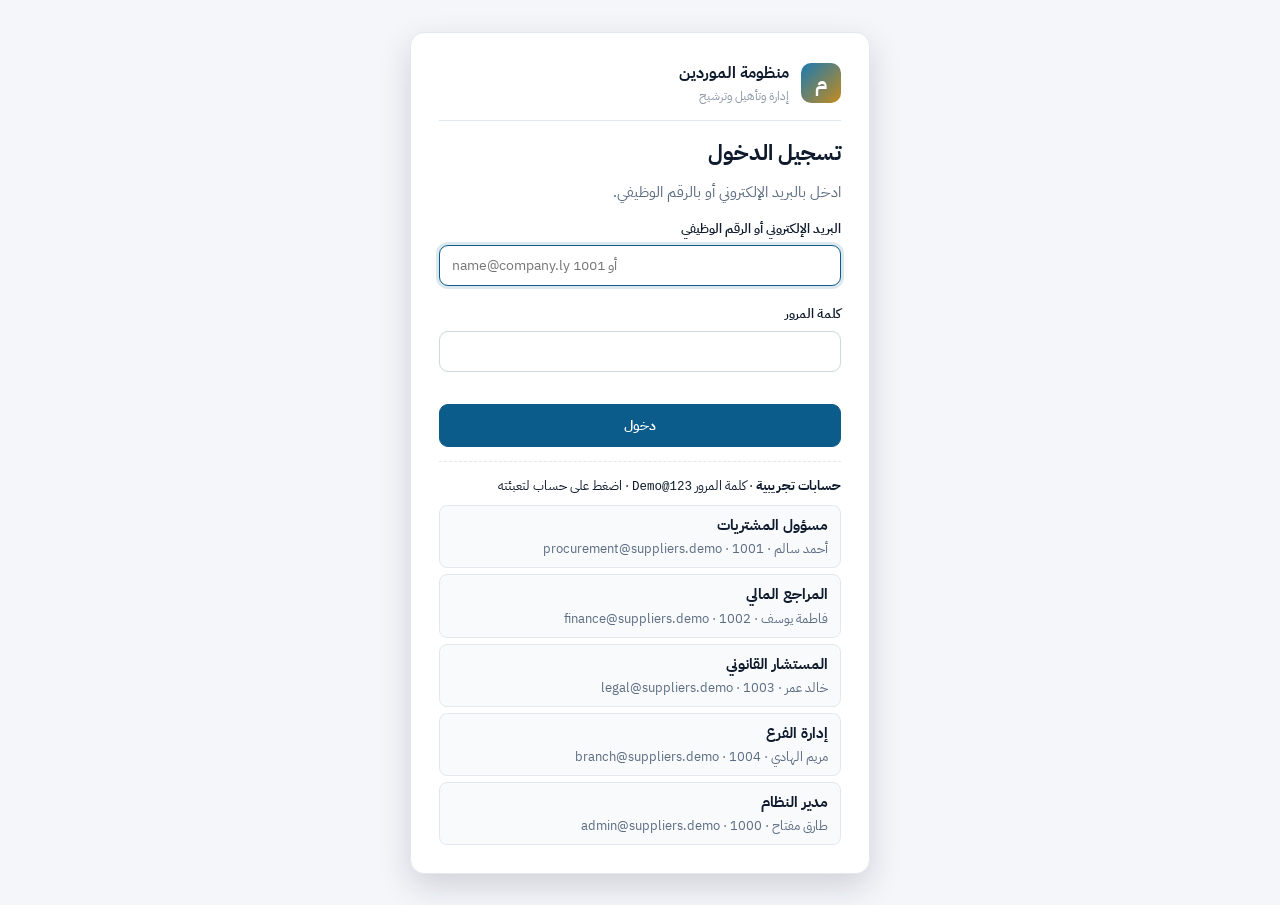
<file: index.html>
<!doctype html>
<html lang="ar" dir="rtl">
<head>
<meta charset="utf-8">
<meta name="viewport" content="width=device-width, initial-scale=1">
<title>منظومة إدارة وتأهيل الموردين</title>
<meta name="description" content="إدارة وتأهيل الموردين وترشيحهم للمناقصات">
<link rel="preconnect" href="https://fonts.googleapis.com">
<link href="https://fonts.googleapis.com/css2?family=IBM+Plex+Sans+Arabic:wght@400;500;600;700&display=swap" rel="stylesheet">
<style>
:root {
  --bg: #f4f6fa;
  --surface: #ffffff;
  --surface-2: #f8fafc;
  --border: #e3e8ef;
  --text: #0f1b2d;
  --muted: #5b6b80;
  --primary: #0b5c8a;
  --primary-600: #094c72;
  --primary-50: #e8f2f8;
  --accent: #c58b1d;
  --ok: #1b7f4e;
  --ok-50: #e6f4ec;
  --warn: #b26b00;
  --warn-50: #fff4e0;
  --danger: #b42318;
  --danger-50: #fdecea;
  --info-50: #eef2ff;
  --tierA: #0b5c8a;
  --tierB: #2f8f83;
  --tierC: #8a6d3b;
  --radius: 12px;
  --shadow: 0 1px 2px rgba(16, 24, 40, .05), 0 1px 3px rgba(16, 24, 40, .06);
  --shadow-lg: 0 12px 32px rgba(16, 24, 40, .16);
  --font: "IBM Plex Sans Arabic", "Segoe UI", Tahoma, sans-serif;
}

* { box-sizing: border-box; }
html, body { margin: 0; height: 100%; }
body { font-family: var(--font); background: var(--bg); color: var(--text); font-size: 14.5px; line-height: 1.6; }
a { color: var(--primary); text-decoration: none; }
h1, h2, h3, h4 { margin: 0; line-height: 1.3; }
h1 { font-size: 22px; font-weight: 700; }
h2 { font-size: 17px; font-weight: 600; }
h3 { font-size: 15px; font-weight: 600; }
.muted { color: var(--muted); }
.small { font-size: 12.5px; }
.num { font-variant-numeric: tabular-nums; direction: ltr; unicode-bidi: isolate; display: inline-block; }
.nowrap { white-space: nowrap; }
.hidden { display: none !important; }

/* ---------- Layout ---------- */
.layout { display: flex; min-height: 100vh; }
.sidebar {
  width: 250px; flex-shrink: 0; background: #0d2438; color: #cfd9e5; display: flex; flex-direction: column;
  position: sticky; top: 0; height: 100vh;
}
.brand { display: flex; gap: 12px; align-items: center; padding: 22px 18px; border-bottom: 1px solid rgba(255,255,255,.07); }
.brand-mark { width: 40px; height: 40px; border-radius: 10px; background: linear-gradient(135deg, #1a7ab3, #c58b1d); display: grid; place-items: center; color: #fff; font-weight: 700; font-size: 20px; }
.brand-title { color: #fff; font-weight: 700; font-size: 16px; }
.brand-sub { font-size: 12px; opacity: .7; }
.nav { display: flex; flex-direction: column; padding: 14px 10px; gap: 2px; flex: 1; }
.nav a { color: #cfd9e5; padding: 10px 12px; border-radius: 8px; display: flex; gap: 10px; align-items: center; font-weight: 500; transition: background .15s; }
.nav a:hover { background: rgba(255,255,255,.06); color: #fff; }
.nav a.active { background: #1a7ab3; color: #fff; }
.nav a.nav-hl:not(.active) { background: rgba(197,139,29,.14); color: #f3d79a; }
.nav .ico { width: 20px; text-align: center; opacity: .9; }
.sidebar-foot { padding: 14px 18px; font-size: 12px; opacity: .5; }

.main { flex: 1; min-width: 0; display: flex; flex-direction: column; }
.topbar { height: 60px; background: var(--surface); border-bottom: 1px solid var(--border); display: flex; align-items: center; gap: 16px; padding: 0 24px; position: sticky; top: 0; z-index: 20; }
.crumbs { flex: 1; color: var(--muted); font-size: 13.5px; }
.crumbs b { color: var(--text); }
.user-box { display: flex; gap: 8px; align-items: center; }
.menu-btn { display: none; }
.view { padding: 24px; max-width: 1400px; width: 100%; margin: 0 auto; }

/* ---------- Common ---------- */
.page-head { display: flex; align-items: flex-end; justify-content: space-between; gap: 16px; margin-bottom: 20px; flex-wrap: wrap; }
.page-head p { margin: 4px 0 0; color: var(--muted); }
.card { background: var(--surface); border: 1px solid var(--border); border-radius: var(--radius); box-shadow: var(--shadow); }
.card-pad { padding: 20px; }
.card-head { padding: 16px 20px; border-bottom: 1px solid var(--border); display: flex; align-items: center; justify-content: space-between; gap: 12px; }
.card-body { padding: 20px; }
.grid { display: grid; gap: 16px; }
.g2 { grid-template-columns: repeat(2, minmax(0, 1fr)); }
.g3 { grid-template-columns: repeat(3, minmax(0, 1fr)); }
.g4 { grid-template-columns: repeat(4, minmax(0, 1fr)); }
.span2 { grid-column: span 2; }
.row { display: flex; gap: 10px; align-items: center; flex-wrap: wrap; }
.between { justify-content: space-between; }
.stack > * + * { margin-top: 12px; }
.divider { height: 1px; background: var(--border); margin: 16px 0; }

.btn { font-family: inherit; font-size: 14px; font-weight: 600; border-radius: 9px; border: 1px solid var(--border); background: var(--surface); color: var(--text); padding: 9px 16px; cursor: pointer; display: inline-flex; gap: 8px; align-items: center; transition: all .15s; white-space: nowrap; }
.btn:hover { background: var(--surface-2); border-color: #cfd7e2; }
.btn:disabled { opacity: .5; cursor: not-allowed; }
.btn-primary { background: var(--primary); border-color: var(--primary); color: #fff; }
.btn-primary:hover { background: var(--primary-600); border-color: var(--primary-600); }
.btn-ok { background: var(--ok); border-color: var(--ok); color: #fff; }
.btn-ok:hover { background: #156640; }
.btn-danger { color: var(--danger); border-color: #f1c4bf; }
.btn-danger:hover { background: var(--danger-50); }
.btn-ghost { border-color: transparent; background: transparent; }
.btn-sm { padding: 5px 10px; font-size: 13px; }
.btn-lg { padding: 12px 22px; font-size: 15px; }
.icon-btn { border: 1px solid var(--border); background: var(--surface); border-radius: 8px; width: 36px; height: 36px; cursor: pointer; font-size: 16px; }

.badge { display: inline-flex; align-items: center; gap: 5px; padding: 2px 10px; border-radius: 999px; font-size: 12px; font-weight: 600; white-space: nowrap; background: var(--surface-2); color: var(--muted); border: 1px solid var(--border); }
.badge::before { content: ""; width: 6px; height: 6px; border-radius: 50%; background: currentColor; }
.badge.no-dot::before { display: none; }
.b-ok { background: var(--ok-50); color: var(--ok); border-color: #bfe3cf; }
.b-warn { background: var(--warn-50); color: var(--warn); border-color: #f5d9a8; }
.b-danger { background: var(--danger-50); color: var(--danger); border-color: #f3c3bd; }
.b-info { background: var(--primary-50); color: var(--primary); border-color: #c6dcea; }
.tier { display: inline-grid; place-items: center; width: 28px; height: 28px; border-radius: 8px; color: #fff; font-weight: 700; font-size: 13px; }
.tier-A { background: var(--tierA); } .tier-B { background: var(--tierB); } .tier-C { background: var(--tierC); }
.tier-lg { width: 44px; height: 44px; font-size: 20px; border-radius: 11px; }

/* ---------- Forms ---------- */
label.lbl { display: block; font-weight: 600; font-size: 13px; margin-bottom: 6px; }
label.lbl .req { color: var(--danger); margin-inline-start: 2px; }
.input, .select, textarea.input { width: 100%; font-family: inherit; font-size: 14px; padding: 9px 12px; border: 1px solid #cfd7e2; border-radius: 9px; background: #fff; color: var(--text); transition: border .15s, box-shadow .15s; }
.input:focus, .select:focus { outline: none; border-color: var(--primary); box-shadow: 0 0 0 3px rgba(11,92,138,.14); }
.input.invalid, .select.invalid { border-color: var(--danger); background: #fffafa; }
.input[dir=ltr] { text-align: left; }
.field-err { color: var(--danger); font-size: 12px; margin-top: 4px; min-height: 0; }
.hint { color: var(--muted); font-size: 12px; margin-top: 4px; }
.input-sm, .select-sm { font-family: inherit; font-size: 13px; padding: 6px 10px; border: 1px solid var(--border); border-radius: 8px; background: #fff; }
.input-sm { width: 140px; }
.input-group { position: relative; }
.input-group .suffix { position: absolute; inset-inline-end: 12px; top: 50%; transform: translateY(-50%); color: var(--muted); font-size: 13px; pointer-events: none; }
.chips { display: flex; flex-wrap: wrap; gap: 8px; }
.chip { border: 1px solid var(--border); background: #fff; border-radius: 999px; padding: 6px 14px; font-size: 13px; cursor: pointer; user-select: none; font-family: inherit; transition: all .15s; }
.chip:hover { border-color: var(--primary); }
.chip.on { background: var(--primary); color: #fff; border-color: var(--primary); }
.chip.disabled { opacity: .45; pointer-events: none; }
.radio-cards { display: grid; grid-template-columns: repeat(2, 1fr); gap: 10px; }
.radio-card { border: 1.5px solid var(--border); border-radius: 10px; padding: 12px 14px; cursor: pointer; display: flex; gap: 10px; align-items: center; }
.radio-card.on { border-color: var(--primary); background: var(--primary-50); }
.radio-card input { accent-color: var(--primary); }
.switch { display: inline-flex; gap: 8px; align-items: center; cursor: pointer; font-size: 13px; }
.switch input { accent-color: var(--primary); width: 16px; height: 16px; }

/* ---------- Tables ---------- */
.table-wrap { overflow-x: auto; }
table.tbl { width: 100%; border-collapse: collapse; }
.tbl th { text-align: start; font-size: 12.5px; color: var(--muted); font-weight: 600; padding: 10px 14px; background: var(--surface-2); border-bottom: 1px solid var(--border); white-space: nowrap; }
.tbl td { padding: 12px 14px; border-bottom: 1px solid var(--border); vertical-align: middle; }
.tbl tr:last-child td { border-bottom: none; }
.tbl tbody tr:hover { background: #fafcfe; }
.tbl tr.clickable { cursor: pointer; }
.tbl .name { font-weight: 600; }
.empty { text-align: center; padding: 48px 20px; color: var(--muted); }

/* ---------- KPI ---------- */
.kpi { padding: 18px 20px; }
.kpi .k-label { color: var(--muted); font-size: 13px; font-weight: 500; }
.kpi .k-value { font-size: 28px; font-weight: 700; margin-top: 4px; }
.kpi .k-sub { font-size: 12.5px; color: var(--muted); margin-top: 2px; }
.kpi.accent { border-top: 3px solid var(--primary); }
.kpi.ok { border-top: 3px solid var(--ok); }
.kpi.warn { border-top: 3px solid var(--warn); }
.kpi.danger { border-top: 3px solid var(--danger); }

.hbar { display: flex; align-items: center; gap: 10px; margin: 8px 0; font-size: 13px; }
.hbar .hb-label { width: 180px; flex-shrink: 0; overflow: hidden; text-overflow: ellipsis; white-space: nowrap; }
.hbar .hb-track { flex: 1; height: 10px; background: #edf1f6; border-radius: 6px; overflow: hidden; display: flex; }
.hbar .hb-fill { height: 100%; background: var(--primary); }
.hbar .hb-fill.q { background: var(--ok); }
.hbar .hb-val { width: 44px; text-align: end; font-weight: 600; }
.stackbar { display: flex; height: 14px; border-radius: 8px; overflow: hidden; background: #edf1f6; }
.stackbar > div { height: 100%; }
.legend { display: flex; gap: 16px; flex-wrap: wrap; font-size: 12.5px; margin-top: 10px; }
.legend i { display: inline-block; width: 10px; height: 10px; border-radius: 3px; margin-inline-end: 6px; vertical-align: middle; }

/* ---------- Matching screen ---------- */
.match-hero { background: linear-gradient(135deg, #0d2438 0%, #0b5c8a 100%); color: #fff; border-radius: 16px; padding: 26px; box-shadow: var(--shadow-lg); }
.match-hero h1 { color: #fff; }
.match-hero p { color: #c9d9e7; margin: 6px 0 0; }
.match-form { display: grid; grid-template-columns: 1.6fr 1.3fr 1fr; gap: 16px; margin-top: 20px; align-items: start; }
.match-hero label.lbl { color: #d9e6f1; }
.value-input { font-size: 30px !important; font-weight: 700; padding: 12px 16px !important; letter-spacing: .5px; direction: ltr; text-align: left; height: 62px; }
.match-hero .input, .match-hero .select { border-color: transparent; }
.match-hero .select { height: 46px; }
.match-hero .hint { color: #b7cbdc; }
.words { min-height: 20px; font-size: 13px; color: #f3d79a; margin-top: 6px; font-weight: 500; }
.quick { display: flex; gap: 6px; flex-wrap: wrap; margin-top: 10px; }
.quick button { background: rgba(255,255,255,.1); color: #fff; border: 1px solid rgba(255,255,255,.2); border-radius: 999px; padding: 3px 12px; font-family: inherit; font-size: 12.5px; cursor: pointer; }
.quick button:hover { background: rgba(255,255,255,.2); }
.match-hero .switch { color: #d9e6f1; margin-top: 10px; }

.summary { display: grid; grid-template-columns: repeat(5, minmax(0,1fr)); gap: 12px; margin: 18px 0; }
.summary .card { padding: 14px 16px; }
.summary .s-label { color: var(--muted); font-size: 12.5px; }
.summary .s-value { font-size: 22px; font-weight: 700; margin-top: 2px; }
.rule-box { background: var(--info-50); border: 1px solid #d5dcfb; border-radius: 10px; padding: 12px 16px; font-size: 13.5px; display: flex; gap: 10px; align-items: center; flex-wrap: wrap; }

.tabs { display: flex; gap: 4px; border-bottom: 1px solid var(--border); padding: 0 12px; }
.tab { padding: 12px 16px; cursor: pointer; font-weight: 600; color: var(--muted); border-bottom: 2.5px solid transparent; margin-bottom: -1px; background: none; border-top: none; border-left: none; border-right: none; font-family: inherit; font-size: 14px; }
.tab.on { color: var(--primary); border-bottom-color: var(--primary); }
.tab .cnt { background: var(--surface-2); border: 1px solid var(--border); border-radius: 999px; padding: 0 8px; font-size: 12px; margin-inline-start: 6px; }
.tab.on .cnt { background: var(--primary); color: #fff; border-color: var(--primary); }

.cand { display: grid; grid-template-columns: 28px 44px minmax(200px, 1.6fr) minmax(220px, 2fr) 120px 110px; gap: 14px; align-items: center; padding: 14px 18px; border-bottom: 1px solid var(--border); }
.cand:last-child { border-bottom: none; }
.cand.excluded { background: #fffcfb; }
.cand .c-name { font-weight: 600; }
.cand input[type=checkbox] { width: 18px; height: 18px; accent-color: var(--primary); }
.gauge { position: relative; height: 12px; background: #edf1f6; border-radius: 6px; overflow: visible; }
.gauge .g-fill { position: absolute; inset-inline-start: 0; top: 0; height: 100%; border-radius: 6px; background: var(--ok); }
.gauge .g-fill.warn { background: #e2a336; }
.gauge .g-fill.over { background: var(--danger); }
.gauge .g-limit { position: absolute; top: -4px; bottom: -4px; width: 2px; background: var(--text); opacity: .65; }
.gauge-cap { display: flex; justify-content: space-between; font-size: 11.5px; color: var(--muted); margin-top: 4px; }
.score { display: flex; align-items: center; gap: 8px; }
.score .s-ring { width: 40px; height: 40px; border-radius: 50%; display: grid; place-items: center; font-weight: 700; font-size: 13px; }
.reasons { display: flex; flex-wrap: wrap; gap: 6px; margin-top: 6px; }
.reason { background: var(--danger-50); color: var(--danger); border: 1px solid #f3c3bd; border-radius: 6px; padding: 1px 8px; font-size: 12px; }
.checks { display: grid; grid-template-columns: repeat(auto-fit, minmax(240px,1fr)); gap: 8px; padding: 12px 18px 16px 18px; background: var(--surface-2); border-bottom: 1px solid var(--border); }
.check { display: flex; gap: 8px; font-size: 12.5px; align-items: flex-start; }
.check .ci { width: 18px; height: 18px; border-radius: 50%; display: grid; place-items: center; color: #fff; font-size: 11px; flex-shrink: 0; margin-top: 1px; }
.check .ci.ok { background: var(--ok); } .check .ci.no { background: var(--danger); }

.capmap { padding: 18px 20px; }
.capmap .cm-row { display: grid; grid-template-columns: 220px 1fr 120px; gap: 12px; align-items: center; margin: 6px 0; font-size: 13px; }
.capmap .cm-track { position: relative; height: 18px; background: #f1f4f8; border-radius: 4px; }
.capmap .cm-bar { position: absolute; inset-inline-start: 0; top: 0; bottom: 0; border-radius: 4px; background: #9cc3dc; }
.capmap .cm-bar.ok { background: var(--ok); opacity: .8; }
.capmap .cm-line { position: absolute; top: -6px; bottom: -6px; width: 2px; background: var(--danger); z-index: 2; }
.capmap .cm-line::after { content: attr(data-label); position: absolute; top: -18px; transform: translateX(50%); font-size: 11px; color: var(--danger); white-space: nowrap; font-weight: 600; }

.sticky-actions { position: sticky; bottom: 0; background: rgba(255,255,255,.96); backdrop-filter: blur(4px); border-top: 1px solid var(--border); padding: 12px 18px; display: flex; justify-content: space-between; align-items: center; gap: 12px; border-radius: 0 0 var(--radius) var(--radius); flex-wrap: wrap; }

.compare-table { width: 100%; border-collapse: collapse; }
.compare-table th, .compare-table td { padding: 10px 12px; border-bottom: 1px solid var(--border); text-align: start; font-size: 13.5px; }
.compare-table th { width: 170px; color: var(--muted); font-weight: 600; background: var(--surface-2); }
.compare-table td.best { background: var(--ok-50); font-weight: 600; }

/* ---------- Wizard ---------- */
.wizard { display: grid; grid-template-columns: 260px minmax(0, 1fr); gap: 20px; align-items: start; }
.steps { padding: 10px; position: sticky; top: 80px; }
.step { display: flex; gap: 12px; align-items: center; padding: 10px 12px; border-radius: 10px; cursor: pointer; color: var(--muted); }
.step:hover { background: var(--surface-2); }
.step .s-num { width: 30px; height: 30px; border-radius: 50%; border: 2px solid var(--border); display: grid; place-items: center; font-weight: 700; font-size: 13px; flex-shrink: 0; background: #fff; }
.step .s-title { font-weight: 600; font-size: 13.5px; }
.step .s-desc { font-size: 11.5px; }
.step.on { background: var(--primary-50); color: var(--primary); }
.step.on .s-num { border-color: var(--primary); background: var(--primary); color: #fff; }
.step.done .s-num { border-color: var(--ok); background: var(--ok); color: #fff; }
.step.err .s-num { border-color: var(--danger); background: var(--danger); color: #fff; }
.progress { height: 6px; background: #edf1f6; border-radius: 4px; margin: 6px 12px 14px; overflow: hidden; }
.progress > div { height: 100%; background: var(--ok); transition: width .3s; }
.step-panel h2 { display: flex; gap: 10px; align-items: center; }
.step-panel .sp-icon { width: 36px; height: 36px; border-radius: 10px; background: var(--primary-50); color: var(--primary); display: grid; place-items: center; font-size: 18px; }
.form-grid { display: grid; grid-template-columns: repeat(2, minmax(0, 1fr)); gap: 16px 18px; }
.form-grid .full { grid-column: 1 / -1; }
.wiz-foot { display: flex; justify-content: space-between; padding: 16px 20px; border-top: 1px solid var(--border); background: var(--surface-2); border-radius: 0 0 var(--radius) var(--radius); }
.validity { margin-top: 6px; }
.callout { border-radius: 10px; padding: 12px 14px; font-size: 13.5px; display: flex; gap: 10px; align-items: flex-start; }
.callout.info { background: var(--primary-50); color: #0a4a6f; }
.callout.warn { background: var(--warn-50); color: #7a4a00; }
.callout.ok { background: var(--ok-50); color: #125c38; }
.callout.danger { background: var(--danger-50); color: #8a1b12; }
.partners-table td { padding: 6px; }
.partners-table input { margin: 0; }
.review-sec { border: 1px solid var(--border); border-radius: 10px; margin-bottom: 12px; }
.review-sec .rs-head { padding: 10px 14px; background: var(--surface-2); display: flex; justify-content: space-between; align-items: center; font-weight: 600; border-radius: 10px 10px 0 0; }
.review-sec dl { display: grid; grid-template-columns: repeat(3, minmax(0,1fr)); gap: 10px 16px; padding: 12px 14px; margin: 0; }
.review-sec dt { font-size: 12px; color: var(--muted); }
.review-sec dd { margin: 0; font-weight: 500; }
.doc-slots { display: grid; grid-template-columns: repeat(2, minmax(0,1fr)); gap: 12px; }
.doc-slot { border: 1.5px dashed #c7d1dd; border-radius: 10px; padding: 14px; display: flex; gap: 12px; align-items: center; cursor: pointer; transition: all .15s; }
.doc-slot:hover { border-color: var(--primary); background: var(--primary-50); }
.doc-slot.has { border-style: solid; border-color: #bfe3cf; background: var(--ok-50); }
.doc-slot .ds-ico { font-size: 22px; width: 40px; height: 40px; display: grid; place-items: center; background: #fff; border-radius: 8px; border: 1px solid var(--border); }
.doc-slot input { display: none; }

/* ---------- Profile ---------- */
.profile-head { display: flex; gap: 18px; align-items: flex-start; }
.avatar { width: 64px; height: 64px; border-radius: 14px; background: linear-gradient(135deg, #0b5c8a, #2f8f83); color: #fff; display: grid; place-items: center; font-size: 26px; font-weight: 700; flex-shrink: 0; }
.kv { display: grid; grid-template-columns: repeat(2, minmax(0,1fr)); gap: 12px 18px; }
.kv .k { font-size: 12px; color: var(--muted); }
.kv .v { font-weight: 500; word-break: break-word; }
.legal-card { border: 1px solid var(--border); border-radius: 12px; padding: 16px; background: #fff; }
.legal-card .lc-head { display: flex; justify-content: space-between; align-items: center; margin-bottom: 12px; }
.legal-card .lc-title { display: flex; gap: 10px; align-items: center; font-weight: 600; }
.legal-card .lc-ico { width: 34px; height: 34px; border-radius: 9px; display: grid; place-items: center; background: var(--primary-50); color: var(--primary); }
.approval { border: 1px solid var(--border); border-radius: 12px; padding: 14px; }
.approval .ap-state { font-weight: 700; }
.timeline { position: relative; padding-inline-start: 22px; }
.timeline::before { content: ""; position: absolute; inset-inline-start: 6px; top: 6px; bottom: 6px; width: 2px; background: var(--border); }
.tl-item { position: relative; padding: 0 0 16px; }
.tl-item::before { content: ""; position: absolute; inset-inline-start: -21px; top: 6px; width: 12px; height: 12px; border-radius: 50%; background: #fff; border: 2.5px solid var(--primary); }
.tl-item .tl-meta { font-size: 12px; color: var(--muted); }
.doc-row { display: flex; align-items: center; gap: 12px; padding: 10px 0; border-bottom: 1px solid var(--border); }
.doc-row:last-child { border-bottom: none; }

/* ---------- Modal & toast ---------- */
.modal-back { position: fixed; inset: 0; background: rgba(13,36,56,.45); display: grid; place-items: center; z-index: 100; padding: 20px; animation: fade .15s; }
.modal { background: #fff; border-radius: 14px; width: min(620px, 100%); max-height: 90vh; overflow: auto; box-shadow: var(--shadow-lg); }
.modal.wide { width: min(1000px, 100%); }
.modal-head { padding: 16px 20px; border-bottom: 1px solid var(--border); display: flex; justify-content: space-between; align-items: center; }
.modal-body { padding: 20px; }
.modal-foot { padding: 14px 20px; border-top: 1px solid var(--border); display: flex; gap: 10px; justify-content: flex-end; background: var(--surface-2); }
.toasts { position: fixed; bottom: 20px; left: 20px; display: flex; flex-direction: column; gap: 10px; z-index: 200; }
.toast { background: #0d2438; color: #fff; padding: 12px 18px; border-radius: 10px; box-shadow: var(--shadow-lg); font-size: 14px; min-width: 260px; max-width: 420px; animation: slide .2s; border-inline-start: 4px solid var(--ok); }
.toast.err { border-inline-start-color: #ff6b5e; }
@keyframes fade { from { opacity: 0; } }
@keyframes slide { from { transform: translateY(12px); opacity: 0; } }
.skeleton { background: linear-gradient(90deg, #eef2f6 25%, #f6f8fb 50%, #eef2f6 75%); background-size: 200% 100%; animation: sk 1.2s infinite; border-radius: 8px; height: 16px; }
@keyframes sk { to { background-position: -200% 0; } }

/* ---------- Print ---------- */
.print-only { display: none; }
@media print {
  .sidebar, .topbar, .no-print, .toasts { display: none !important; }
  .print-only { display: block; }
  body { background: #fff; }
  .view { padding: 0; max-width: none; }
  .card { box-shadow: none; border-color: #bbb; }
}

/* ---------- Responsive ---------- */
@media (max-width: 1100px) {
  .g4 { grid-template-columns: repeat(2, minmax(0,1fr)); }
  .summary { grid-template-columns: repeat(3, minmax(0,1fr)); }
  .match-form { grid-template-columns: 1fr 1fr; }
  .match-form > :first-child { grid-column: 1 / -1; }
  .cand { grid-template-columns: 28px 44px 1fr 110px; }
  .cand .c-gauge, .cand .c-exp { grid-column: 3 / -1; }
  .wizard { grid-template-columns: 1fr; }
  .steps { position: static; display: flex; overflow-x: auto; gap: 4px; }
  .steps .step .s-desc { display: none; }
  .steps .progress { display: none; }
}
@media (max-width: 760px) {
  .sidebar { position: fixed; inset-inline-start: 0; z-index: 50; transform: translateX(100%); transition: transform .2s; }
  .sidebar.open { transform: none; box-shadow: var(--shadow-lg); }
  .menu-btn { display: block; }
  .view { padding: 16px; }
  .topbar { padding: 0 16px; }
  .user-box .input-sm, .user-box label { display: none; }
  .g2, .g3, .g4, .form-grid, .kv, .doc-slots, .review-sec dl, .radio-cards { grid-template-columns: 1fr; }
  .span2 { grid-column: auto; }
  .summary { grid-template-columns: repeat(2, minmax(0,1fr)); }
  .match-form { grid-template-columns: 1fr; }
  .capmap .cm-row { grid-template-columns: 1fr; gap: 4px; }
  .summary .s-value { font-size: 17px; }
  .cand { grid-template-columns: 24px 1fr auto; gap: 10px; padding: 14px; }
  .cand > :nth-child(2) { display: none; }
  .cand .c-gauge { grid-column: 1 / -1; order: 5; }
  .cand > :last-child { grid-column: 1 / -1; order: 6; justify-content: flex-start !important; }
  .sticky-actions { position: static; }
  .sticky-actions .row { width: 100%; }
  .sticky-actions .btn-primary { flex: 1; justify-content: center; }
  .profile-head { flex-wrap: wrap; }
  .value-input { font-size: 24px !important; }
  .hbar .hb-label { width: 110px; }
}

/* ---------- صفحة الإضافة الموحدة ---------- */
.form-progress { padding: 14px 18px; position: sticky; top: 60px; z-index: 10; }
.form-section { scroll-margin-top: 170px; }
.sec-body { display: grid; grid-template-columns: minmax(0, 1fr) 300px; gap: 22px; align-items: start; }
.sec-body.no-docs { grid-template-columns: minmax(0, 1fr); }
.sec-docs { display: flex; flex-direction: column; gap: 10px; background: var(--surface-2); border: 1px solid var(--border); border-radius: 12px; padding: 12px; }
.sec-docs .doc-slot { padding: 10px; }
.save-bar { position: sticky; bottom: 0; z-index: 10; margin-top: 18px; background: var(--surface); border: 1px solid var(--border); border-radius: 12px; box-shadow: 0 -6px 18px rgba(16,24,40,.08); padding: 12px 18px; display: flex; justify-content: space-between; align-items: center; gap: 12px; flex-wrap: wrap; }

/* ---------- سير عمل المراجعة والاعتماد ---------- */
.wf-steps { display: flex; align-items: center; gap: 10px; margin-top: 18px; padding: 12px 14px; background: var(--surface-2); border: 1px solid var(--border); border-radius: 12px; flex-wrap: wrap; }
.wf-step { display: flex; gap: 10px; align-items: center; color: var(--muted); }
.wf-step b { color: var(--text); font-size: 13.5px; }
.wf-num { width: 30px; height: 30px; border-radius: 50%; display: grid; place-items: center; font-weight: 700; font-size: 13px; border: 2px solid var(--border); background: #fff; flex-shrink: 0; }
.wf-step.done .wf-num { background: var(--ok); border-color: var(--ok); color: #fff; }
.wf-step.on .wf-num { background: var(--primary); border-color: var(--primary); color: #fff; }
.wf-step.ret .wf-num { background: var(--danger); border-color: var(--danger); color: #fff; }
.wf-line { flex: 1; min-width: 24px; height: 2px; background: var(--border); }
.wf-box.active { border-color: var(--primary); box-shadow: 0 0 0 3px rgba(11,92,138,.10); }
.wf-box.done { background: var(--ok-50); border-color: #bfe3cf; }
.wf-checks { list-style: none; padding: 0; margin: 8px 0 0; display: grid; gap: 4px; font-size: 13px; }
@media (max-width: 1100px) { .sec-body { grid-template-columns: 1fr; } .form-progress { top: 60px; } }
@media (max-width: 760px) { .wf-line { display: none; } .form-progress { position: static; } }

/* ---------- الطباعة / PDF ---------- */
.print-head { text-align: center; margin-bottom: 18px; border-bottom: 2px solid var(--text); padding-bottom: 10px; }
.print-head h1 { font-size: 20px; }
.sign-row { display: none; }
@media print {
  @page { size: A4; margin: 14mm; }
  .sign-row { display: flex; justify-content: space-between; margin-top: 40px; font-size: 13px; }
  .tbl th, .tbl td { padding: 6px 8px; font-size: 11.5px; }
  .tbl tr.clickable { cursor: default; }
  .summary .card, .kpi { break-inside: avoid; }
  a { color: inherit; }
  .view:has(.print-head) .page-head { display: none; }
  table.print-only { display: table; }
  .print-tbl { width: 100%; border-collapse: collapse; font-size: 10.5px; margin-bottom: 8px; }
  .print-tbl th, .print-tbl td { border: 1px solid #999; padding: 4px 6px; text-align: right; vertical-align: top; }
  .print-tbl th { background: #eef3f7 !important; -webkit-print-color-adjust: exact; print-color-adjust: exact; }
  .print-tbl tr { break-inside: avoid; }
  .print-tbl .nw { white-space: nowrap; }
  .card:has(.print-tbl) { border: 0; }
}

/* ---------- v4: الدخول بالبريد أو الرقم الوظيفي، فئة غير مصنف، شريط التصدير ---------- */
.tier-U { background: var(--muted); }
body.logged-out .layout { display: none; }
.login-page { min-height: 100vh; display: grid; place-items: center; padding: 32px 16px; background: var(--bg); }
.login-card { width: min(100%, 460px); background: var(--surface); border: 1px solid var(--border); border-radius: 14px; box-shadow: var(--shadow-lg); padding: 28px; display: grid; gap: 14px; }
.login-card .brand { padding: 0 0 14px; border-bottom: 1px solid var(--border); }
.login-card .brand-sub { color: var(--muted); }
.login-card h1 { font-size: 22px; margin: 4px 0 0; }
.login-card p { margin: 0; }
.login-card .btn-primary { justify-content: center; padding-block: 10px; }
.demo-box { border-top: 1px dashed var(--border); padding-top: 14px; display: grid; gap: 8px; }
.demo-list { display: grid; gap: 6px; }
.demo-acc { display: grid; gap: 2px; text-align: right; background: var(--surface-2); border: 1px solid var(--border); border-radius: 8px; padding: 8px 12px; cursor: pointer; font: inherit; color: var(--text); }
.demo-acc:hover, .demo-acc:focus-visible { border-color: var(--primary); outline: none; }
.user-chip { display: flex; align-items: center; gap: 10px; }
.user-chip .avatar { width: 34px; height: 34px; border-radius: 50%; background: var(--primary-50); color: var(--primary); display: grid; place-items: center; font-weight: 700; }
.user-chip .u-meta { display: grid; line-height: 1.35; }
.export-bar { margin-top: 18px; justify-content: flex-end; flex-wrap: wrap; gap: 8px; }
@media (max-width: 760px) { .user-chip .u-meta { display: none; } }
.login-card .brand-title { color: var(--text); }

/* ---------- حقول بوحدة منفصلة + شاشة المعايير ---------- */
.unit-field { display: flex; align-items: stretch; border: 1px solid var(--border); border-radius: 10px; background: var(--surface); overflow: hidden; }
.unit-field:focus-within { border-color: var(--primary); box-shadow: 0 0 0 3px var(--primary-50); }
.unit-field .input { border: 0; border-radius: 0; box-shadow: none; flex: 1; min-width: 0; font-variant-numeric: tabular-nums; text-align: left; }
.unit-field .input:focus { box-shadow: none; outline: none; }
.unit-field .unit { display: flex; align-items: center; padding: 0 14px; background: var(--surface-2); color: var(--muted); font-size: 13px; font-weight: 600; border-inline-start: 1px solid var(--border); white-space: nowrap; }
.unit-field.is-locked { background: var(--surface-2); }
.unit-field.is-locked .input { background: transparent; color: var(--text); }
.settings-grid { display: grid; grid-template-columns: repeat(auto-fit, minmax(320px, 1fr)); gap: 16px; align-items: start; }
.settings-grid h2 { font-size: 15px; margin: 0; }
.tier-ladder { display: grid; gap: 10px; }
.tl-row { display: flex; gap: 12px; align-items: center; padding: 10px 12px; border: 1px solid var(--border); border-radius: 10px; }
.tl-range { color: var(--muted); font-size: 13px; font-variant-numeric: tabular-nums; }
.avatar.sm, .user-chip .avatar { flex: none; }
.avatar.sm { width: 30px; height: 30px; border-radius: 50%; background: var(--primary-50); color: var(--primary); display: grid; place-items: center; font-weight: 700; font-size: 13px; }
.cred-box { display: grid; gap: 10px; background: var(--surface-2); border: 1px dashed var(--border); border-radius: 10px; padding: 14px 16px; margin-top: 12px; }
.cred-box > div { display: flex; justify-content: space-between; gap: 12px; align-items: center; flex-wrap: wrap; }
.cred-box b { font-size: 15px; }
#tmpPw { font-size: 18px; letter-spacing: .04em; color: var(--primary); }
[hidden] { display: none !important; }
.u-cell { display: flex; align-items: center; gap: 10px; white-space: nowrap; }

/* ---------- قائمة المستندات الرسمية ---------- */
.sec-body.only-docs { display: block; }
.doc-check { display: grid; gap: 18px; }
.dc-title { font-weight: 700; font-size: 13.5px; color: var(--muted); margin-bottom: 6px; }
.dc-row { display: flex; gap: 12px; align-items: flex-start; padding: 10px 12px; border: 1px solid var(--border); border-radius: 10px; margin-bottom: 8px; }
.dc-row.has { background: var(--ok-50); border-color: #bfe3cf; }
.dc-row.miss { border-color: var(--danger); border-style: dashed; }
.dc-ico { font-size: 20px; width: 34px; text-align: center; flex: none; }
.dc-main { flex: 1; min-width: 0; overflow-wrap: anywhere; }
.dc-st { flex: none; font-size: 12.5px; font-weight: 600; color: var(--muted); white-space: nowrap; }
.dc-st.ok { color: var(--ok); } .dc-st.miss { color: var(--danger); }

/* ---- تكييف المنصة ---- */
:root { color-scheme: light; }
body { background: var(--bg); color: var(--text); }
.topbar { top: env(safe-area-inset-top, 0px); }
.sidebar { height: 100dvh; }
.sidebar-foot { opacity: .75; line-height: 1.5; }
.view { padding-left: max(24px, env(safe-area-inset-left, 0px)); padding-right: max(24px, env(safe-area-inset-right, 0px)); }
.toasts { bottom: calc(20px + env(safe-area-inset-bottom, 0px)); left: calc(20px + env(safe-area-inset-left, 0px)); }
:focus-visible { outline: 2px solid var(--primary); outline-offset: 2px; }
@media (max-width: 760px) { .view { padding-left: max(16px, env(safe-area-inset-left, 0px)); padding-right: max(16px, env(safe-area-inset-right, 0px)); } }
@media (prefers-reduced-motion: reduce) { * { animation: none !important; transition: none !important; } }

</style>
</head>
<body>

  <div class="layout">
    <aside class="sidebar" id="sidebar">
      <div class="brand">
        <div class="brand-mark">م</div>
        <div>
          <div class="brand-title">منظومة الموردين</div>
          <div class="brand-sub">إدارة وتأهيل وترشيح</div>
        </div>
      </div>
      <nav class="nav">
        <a href="#dashboard" data-nav="dashboard"><span class="ico">▦</span> لوحة المؤشرات</a>
        <a href="#match" data-nav="match" class="nav-hl"><span class="ico">⚖</span> مطابقة قيمة المناقصة</a>
        <a href="#suppliers" data-nav="suppliers"><span class="ico">☰</span> سجل الموردين</a>
        <a href="#new" data-nav="new"><span class="ico">＋</span> إضافة مورد جديد</a>
        <a href="#tenders" data-nav="tenders"><span class="ico">✉</span> المناقصات وقوائم الدعوات</a>
        <a href="#audit" data-nav="audit"><span class="ico">⛓</span> سجل التدقيق</a>
        <a href="#criteria" data-nav="settings"><span class="ico">⚙</span> معايير التصنيف</a>
        <a href="#users" data-nav="users" data-admin hidden><span class="ico">👥</span> إدارة المستخدمين</a>
      </nav>
      <div class="sidebar-foot"><div>نسخة HTML تجريبية · البيانات محفوظة في متصفحك</div><button class="btn btn-sm" style="margin-top:8px;background:transparent;color:inherit;border-color:rgba(255,255,255,.25)" onclick="resetDemo()">↺ إعادة تهيئة البيانات</button></div>
    </aside>

    <div class="main">
      <header class="topbar">
        <button class="icon-btn menu-btn" id="menuBtn" aria-label="القائمة">☰</button>
        <div class="crumbs" id="crumbs"></div>
        <div class="user-box" id="userBox"></div>
      </header>
      <main id="view" class="view"></main>
    </div>
  </div>

  <div id="loginRoot"></div>
  <div id="modalRoot"></div>
  <div id="toasts" class="toasts"></div>
  
<script>
const STANDALONE = true;
// ---------- مولّد Excel (.xlsx) بدون مكتبات: ورقة واحدة من اليمين لليسار (نفس تنسيق نسخة .NET) ----------
const XLSX_TYPE = "application/vnd.openxmlformats-officedocument.spreadsheetml.sheet";
const xmlEsc = v => String(v).replace(/[<>&"']/g, c => ({ "<": "&lt;", ">": "&gt;", "&": "&amp;", '"': "&quot;", "'": "&apos;" }[c]));
const colName = i => { let s = ""; i++; while (i > 0) { const m = (i - 1) % 26; s = String.fromCharCode(65 + m) + s; i = Math.floor((i - 1) / 26); } return s; };

function buildXlsx(t) {
  // الأنماط: 0 عادي، 1 ترويسة، 2 رقم، 3 عنوان، 4 معلومات
  const rows = [[t.title, 3], [t.info, 4], [[], 0], [t.header, 1], ...t.rows.map(r => [r, 0]), ...(t.footer || []).map(r => [r, 0])];
  const cell = (ref, v, st) => {
    if (v == null || v === "") return "";
    if (typeof v === "number" && isFinite(v)) return `<c r="${ref}" s="${st === 0 ? 2 : st}"><v>${v}</v></c>`;
    return `<c r="${ref}" s="${st}" t="inlineStr"><is><t xml:space="preserve">${xmlEsc(v)}</t></is></c>`;
  };
  const sheetData = rows.map(([cells, st], r) => {
    cells = Array.isArray(cells) ? cells : [cells];
    return `<row r="${r + 1}"${st === 3 ? ' ht="26" customHeight="1"' : ""}>${cells.map((v, c) => cell(colName(c) + (r + 1), v, st)).join("")}</row>`;
  }).join("");
  const head = '<?xml version="1.0" encoding="UTF-8" standalone="yes"?>';
  const ns = 'xmlns="http://schemas.openxmlformats.org/spreadsheetml/2006/main"';
  const files = {
    "[Content_Types].xml": `${head}<Types xmlns="http://schemas.openxmlformats.org/package/2006/content-types"><Default Extension="rels" ContentType="application/vnd.openxmlformats-package.relationships+xml"/><Default Extension="xml" ContentType="application/xml"/><Override PartName="/xl/workbook.xml" ContentType="application/vnd.openxmlformats-officedocument.spreadsheetml.sheet.main+xml"/><Override PartName="/xl/worksheets/sheet1.xml" ContentType="application/vnd.openxmlformats-officedocument.spreadsheetml.worksheet+xml"/><Override PartName="/xl/styles.xml" ContentType="application/vnd.openxmlformats-officedocument.spreadsheetml.styles+xml"/></Types>`,
    "_rels/.rels": `${head}<Relationships xmlns="http://schemas.openxmlformats.org/package/2006/relationships"><Relationship Id="rId1" Type="http://schemas.openxmlformats.org/officeDocument/2006/relationships/officeDocument" Target="xl/workbook.xml"/></Relationships>`,
    "xl/workbook.xml": `${head}<workbook ${ns} xmlns:r="http://schemas.openxmlformats.org/officeDocument/2006/relationships"><sheets><sheet name="${xmlEsc(t.sheet.slice(0, 31))}" sheetId="1" r:id="rId1"/></sheets></workbook>`,
    "xl/_rels/workbook.xml.rels": `${head}<Relationships xmlns="http://schemas.openxmlformats.org/package/2006/relationships"><Relationship Id="rId1" Type="http://schemas.openxmlformats.org/officeDocument/2006/relationships/worksheet" Target="worksheets/sheet1.xml"/><Relationship Id="rId2" Type="http://schemas.openxmlformats.org/officeDocument/2006/relationships/styles" Target="styles.xml"/></Relationships>`,
    "xl/worksheets/sheet1.xml": `${head}<worksheet ${ns}><sheetViews><sheetView workbookViewId="0" rightToLeft="1"/></sheetViews><cols>${t.widths.map((w, i) => `<col min="${i + 1}" max="${i + 1}" width="${w}" customWidth="1"/>`).join("")}</cols><sheetData>${sheetData}</sheetData></worksheet>`,
    "xl/styles.xml": `${head}<styleSheet ${ns}><numFmts count="1"><numFmt numFmtId="164" formatCode="#,##0.##"/></numFmts><fonts count="4"><font><sz val="11"/><name val="Arial"/></font><font><b/><sz val="11"/><name val="Arial"/></font><font><b/><sz val="15"/><color rgb="FF0B5C8A"/><name val="Arial"/></font><font><sz val="10"/><color rgb="FF5B6B80"/><name val="Arial"/></font></fonts><fills count="3"><fill><patternFill patternType="none"/></fill><fill><patternFill patternType="gray125"/></fill><fill><patternFill patternType="solid"><fgColor rgb="FFE8F2F8"/><bgColor indexed="64"/></patternFill></fill></fills><borders count="2"><border><left/><right/><top/><bottom/><diagonal/></border><border><left/><right/><top/><bottom style="thin"><color rgb="FFC6D2DE"/></bottom><diagonal/></border></borders><cellStyleXfs count="1"><xf numFmtId="0" fontId="0" fillId="0" borderId="0"/></cellStyleXfs><cellXfs count="5"><xf numFmtId="0" fontId="0" fillId="0" borderId="1" xfId="0" applyBorder="1"><alignment horizontal="right" vertical="center" wrapText="1"/></xf><xf numFmtId="0" fontId="1" fillId="2" borderId="1" xfId="0" applyFont="1" applyFill="1" applyBorder="1"><alignment horizontal="right" vertical="center" wrapText="1"/></xf><xf numFmtId="164" fontId="0" fillId="0" borderId="1" xfId="0" applyNumberFormat="1" applyBorder="1"><alignment horizontal="right" vertical="center"/></xf><xf numFmtId="0" fontId="2" fillId="0" borderId="0" xfId="0" applyFont="1"><alignment horizontal="right"/></xf><xf numFmtId="164" fontId="3" fillId="0" borderId="0" xfId="0" applyFont="1" applyNumberFormat="1"><alignment horizontal="right"/></xf></cellXfs><cellStyles count="1"><cellStyle name="Normal" xfId="0" builtinId="0"/></cellStyles></styleSheet>`,
  };
  return zipStore(files);
}

// ملف ZIP بدون ضغط (store) — كافٍ لملفات xlsx الصغيرة
const CRC_TABLE = (() => { const t = new Uint32Array(256); for (let n = 0; n < 256; n++) { let c = n; for (let k = 0; k < 8; k++) c = c & 1 ? 0xEDB88320 ^ (c >>> 1) : c >>> 1; t[n] = c >>> 0; } return t; })();
const crc32 = b => { let c = 0xFFFFFFFF; for (let i = 0; i < b.length; i++) c = CRC_TABLE[(c ^ b[i]) & 0xFF] ^ (c >>> 8); return (c ^ 0xFFFFFFFF) >>> 0; };
function zipStore(files) {
  const enc = new TextEncoder(), parts = [], central = []; let offset = 0;
  for (const [name, content] of Object.entries(files)) {
    const nb = enc.encode(name), data = enc.encode(content), crc = crc32(data);
    const lh = new DataView(new ArrayBuffer(30));
    lh.setUint32(0, 0x04034b50, true); lh.setUint16(4, 20, true); lh.setUint16(6, 0x0800, true); lh.setUint16(8, 0, true);
    lh.setUint32(14, crc, true); lh.setUint32(18, data.length, true); lh.setUint32(22, data.length, true); lh.setUint16(26, nb.length, true);
    parts.push(new Uint8Array(lh.buffer), nb, data);
    const ch = new DataView(new ArrayBuffer(46));
    ch.setUint32(0, 0x02014b50, true); ch.setUint16(4, 20, true); ch.setUint16(6, 20, true); ch.setUint16(8, 0x0800, true);
    ch.setUint32(16, crc, true); ch.setUint32(20, data.length, true); ch.setUint32(24, data.length, true); ch.setUint16(28, nb.length, true); ch.setUint32(42, offset, true);
    central.push(new Uint8Array(ch.buffer), nb);
    offset += 30 + nb.length + data.length;
  }
  const cSize = central.reduce((a, p) => a + p.length, 0), n = Object.keys(files).length;
  const end = new DataView(new ArrayBuffer(22));
  end.setUint32(0, 0x06054b50, true); end.setUint16(8, n, true); end.setUint16(10, n, true); end.setUint32(12, cSize, true); end.setUint32(16, offset, true);
  return new Blob([...parts, ...central, new Uint8Array(end.buffer)], { type: XLSX_TYPE });
}

function downloadBlob(blob, name) {
  const a = document.createElement("a");
  a.href = URL.createObjectURL(blob); a.download = name;
  document.body.appendChild(a); a.click(); a.remove();
  setTimeout(() => URL.revokeObjectURL(a.href), 4000);
}

/* ============================================================
   محرك خلفي داخل المتصفح — يحاكي واجهة API لنسخة .NET بنفس القواعد
   (BR-01 → BR-04، سير الاعتماد، سجل التدقيق بسلسلة SHA-256).
   البيانات تُحفظ في متصفح المستخدم (localStorage).
   ============================================================ */
"use strict";

const ACTIVITIES = ["مقاولات عامة ومباني", "توريد مواد البناء", "تقنية المعلومات والاتصالات", "معدات ومستلزمات طبية", "أدوية ومستحضرات صيدلانية", "توريد مواد غذائية", "نقل وخدمات لوجستية", "أثاث ومستلزمات مكتبية", "كهرباء وطاقة متجددة", "خدمات نفطية", "صيانة وتشغيل", "استشارات هندسية", "أمن وسلامة", "نظافة وخدمات عامة", "مركبات وقطع غيار", "طباعة وقرطاسية"];
const LEGAL_FORMS = ["شركة مساهمة", "شركة ذات مسؤولية محدودة", "شركة تضامن", "شركة توصية بسيطة", "منشأة فردية", "فرع شركة أجنبية"];
const CITIES = ["طرابلس", "بنغازي", "مصراتة", "الزاوية", "زليتن", "الخمس", "سبها", "البيضاء", "طبرق", "سرت", "غريان", "صبراتة", "درنة", "أجدابيا"];
const ROLES = ["Procurement", "Finance", "Legal", "Management", "Admin"];
// دليل المستندات: [الاسم، إلزامي؟، المرحلة التي تشترطه]
const DOC_CATALOG = {
  CommercialRegistry: ["السجل التجاري", true, "legal"], PracticeLicense: ["إذن مزاولة النشاط", true, "legal"], RealEstateRegistry: ["السجل العقاري / سند المقر", true, "legal"],
  IncorporationContract: ["عقد التأسيس والنظام الأساسي", false, null], TaxCertificate: ["شهادة السداد الضريبي", true, "financial"], BankLetter: ["الإفادة المصرفية برأس المال", true, "financial"],
  SocialSecurityCertificate: ["شهادة الضمان الاجتماعي", false, null], AuditedFinancials: ["القوائم المالية المدققة", false, null], ChamberCertificate: ["شهادة الغرفة التجارية", false, null],
  SignatoryAuthorization: ["تفويض المفوض بالتوقيع", false, null], QualityCertificate: ["شهادات الجودة والخبرات", false, null], ClassificationCertificate: ["شهادة التصنيف / الوكالة", false, null], Other: ["وثائق أخرى", false, null]
};
const DOC_TYPE_NAMES = Object.keys(DOC_CATALOG);
const STATUS_AR = { PendingVerification: "قيد المراجعة", Qualified: "نشط ومؤهل", Returned: "مُرجع للتصحيح", Suspended: "موقوف", Rejected: "مرفوض" };
const APPROVAL_AR = { Approved: "معتمد", Returned: "مُرجع", Pending: "بانتظار" };
const DB_KEY = "ss.demo.db.v6", FILES_KEY = "ss.demo.files.v6";
const CORE_DOC_TYPES = DOC_TYPE_NAMES.filter(t => DOC_CATALOG[t][1]);
const stageDocs = st => DOC_TYPE_NAMES.filter(t => DOC_CATALOG[t][1] && DOC_CATALOG[t][2] === st);
const missingDocsOf = (s, types) => types.filter(t => !DB.documents.some(d => d.supplierId === s.id && d.type === t));
const DOC_AR = Object.fromEntries(DOC_TYPE_NAMES.map(t => [t, DOC_CATALOG[t][0]]));
const INPUT_FIELDS = ["nameAr", "nameEn", "legalForm", "city", "address", "phone", "email", "website", "contactPerson", "contactPhone", "mainActivity", "subActivities", "commercialRegNo", "commercialRegOffice", "commercialRegIssueDate", "commercialRegExpiryDate", "chamberNo", "taxNo", "practiceLicenseNo", "practiceLicenseAuthority", "practiceLicenseIssueDate", "practiceLicenseExpiryDate", "realEstateRegNo", "realEstateOffice", "realEstateRegDate", "premisesOwnership", "leaseExpiryDate", "propertyDescription", "incorporationContractNo", "incorporationDate", "notaryOffice", "authorizedSignatory", "partners", "capital", "paidUpCapital", "bankName", "bankAccount"];

// ---------- تواريخ (صيغة yyyy-mm-dd بتوقيت UTC) ----------
const todayIso = () => new Date().toISOString().slice(0, 10);
const dnum = s => Math.floor(Date.UTC(+s.slice(0, 4), +s.slice(5, 7) - 1, +s.slice(8, 10)) / 864e5);
const shift = (iso, { y = 0, m = 0, d = 0 }) => { const t = new Date(iso + "T00:00:00Z"); t.setUTCFullYear(t.getUTCFullYear() + y); t.setUTCMonth(t.getUTCMonth() + m); t.setUTCDate(t.getUTCDate() + d); return t.toISOString().slice(0, 10); };
const ymd = (y, m, d) => `${y}-${String(m).padStart(2, "0")}-${String(d).padStart(2, "0")}`;
const nowIso = (offsetDays = 0) => new Date(Date.now() + offsetDays * 864e5).toISOString();
const N0 = v => new Intl.NumberFormat("en-US", { maximumFractionDigits: 0 }).format(v);
const clone = o => JSON.parse(JSON.stringify(o));

// ---------- بيانات تجريبية: 30 مورداً (أسماء افتراضية) ----------
const SEED_ROWS = [
  ["شركة الأفق الجديد للمقاولات العامة", "New Horizon General Contracting", 0, 0, 0, [1, 10], 250000000, "ok"],
  ["شركة البنيان المرصوص للإنشاءات", "Al-Bunyan Construction", 1, 1, 0, [1], 120000000, "ok"],
  ["شركة المدار لتقنية المعلومات", "Al-Madar IT Solutions", 1, 0, 2, [10, 15], 35000000, "ok"],
  ["شركة الشفاء للمعدات الطبية", "Al-Shifa Medical Equipment", 1, 2, 3, [4], 22000000, "ok"],
  ["شركة النخبة للأدوية", "Elite Pharma", 0, 0, 4, [3], 85000000, "ok"],
  ["شركة الواحة لتوريد المواد الغذائية", "Oasis Food Supply", 1, 6, 5, [6], 6500000, "ok"],
  ["شركة الساحل للنقل والخدمات اللوجستية", "Coastal Logistics", 1, 3, 6, [14], 18000000, "ok"],
  ["شركة الريادة للأثاث المكتبي", "Riyada Office Furniture", 2, 0, 7, [15], 5500000, "ok"],
  ["شركة النور للكهرباء والطاقة المتجددة", "Al-Noor Power & Renewables", 0, 2, 8, [10, 0], 150000000, "ok"],
  ["شركة الصحراء للخدمات النفطية", "Sahara Oilfield Services", 0, 9, 9, [10, 12], 300000000, "ok"],
  ["شركة الإتقان للصيانة والتشغيل", "Itqan O&M", 1, 1, 10, [8, 13], 12000000, "ok"],
  ["المكتب الاستشاري الهندسي المتحد", "United Engineering Consultants", 1, 0, 11, [0], 7500000, "ok"],
  ["شركة الحصن للأمن والسلامة", "Al-Hisn Security & Safety", 1, 4, 12, [10], 6000000, "ok"],
  ["شركة البريق للنظافة والخدمات العامة", "Bareeq Cleaning Services", 4, 5, 13, [10], 5200000, "ok"],
  ["شركة الطريق السريع للمركبات وقطع الغيار", "Highway Motors & Parts", 1, 2, 14, [6], 60000000, "ok"],
  ["شركة الكلمة للطباعة والقرطاسية", "Al-Kalima Printing", 4, 7, 15, [7], 5000000, "ok"],
  ["شركة الرمال الذهبية لمواد البناء", "Golden Sands Building Materials", 1, 1, 1, [0], 55000000, "ok"],
  ["شركة جسور للمقاولات", "Jusoor Contracting", 1, 10, 0, [1, 11], 75000000, "ok"],
  ["شركة الشبكة الذكية للاتصالات", "Smart Grid Telecom", 0, 1, 2, [8], 95000000, "ok"],
  ["شركة الحياة للمستلزمات الطبية", "Al-Hayat Medical Supplies", 1, 8, 3, [4], 9000000, "ok"],
  ["شركة السنابل للمواد الغذائية", "Sanabel Foods", 1, 3, 5, [], 70000000, "ok"],
  ["شركة القافلة للنقل البري", "Caravan Land Transport", 3, 6, 6, [], 8000000, "ok"],
  ["شركة الإعمار الحديث", "Modern Ieemar", 1, 2, 0, [1], 110000000, "cr-expired"],
  ["شركة البرمجيات المتقدمة", "Advanced Software Co.", 1, 0, 2, [], 28000000, "license-expired"],
  ["شركة الطاقة الخضراء", "Green Energy Co.", 1, 11, 8, [], 65000000, "pending"],
  ["شركة الدواء الآمن", "Safe Medicine Co.", 1, 1, 4, [3], 15000000, "activation-pending"],
  ["شركة البناء المتين", "Solid Build Co.", 2, 12, 0, [1], 10000000, "returned"],
  ["شركة الأمان للصيانة", "Al-Aman Maintenance", 4, 13, 10, [], 6200000, "expiring"],
  ["شركة المستقبل للتقنية", "Future Tech", 1, 2, 2, [7], 8500000, "incomplete"],
  ["شركة القمة للمقاولات والتوريدات", "Summit Contracting & Supply", 0, 0, 0, [1, 5, 7], 180000000, "suspended"],
];
const BANKS = ["مصرف الجمهورية", "المصرف التجاري الوطني", "مصرف الوحدة", "مصرف الصحاري", "مصرف شمال أفريقيا", "مصرف التجارة والتنمية"];
const PEOPLE = ["أحمد سالم", "محمد علي", "خالد عمر", "فاطمة يوسف", "سعاد إبراهيم", "عبدالله منصور", "مريم الهادي", "طارق مفتاح", "نوري عبدالسلام", "هدى رمضان"];

function buildSeed() {
  const t = todayIso();
  return SEED_ROWS.map((r, i) => {
    const [ar, en, form, cityIx, act, subs, capital, scenario] = r, n = i + 1, city = CITIES[cityIx], incYear = 2005 + (i * 7 % 17);
    const slug = en.split(" ")[0].toLowerCase().replace(/-/g, "") + n;
    const s = {
      id: n, code: `SUP-${String(n).padStart(4, "0")}`, nameAr: ar, nameEn: en, legalForm: LEGAL_FORMS[form], city,
      address: `${city} - شارع ${n % 2 === 0 ? "الجمهورية" : "عمر المختار"} - مبنى رقم ${10 + n}`,
      phone: `0${21 + cityIx}-${String(3000000 + n * 1371).padStart(7, "0")}`, email: `info@${slug}.ly`, website: `www.${slug}.ly`,
      contactPerson: PEOPLE[i % 10], contactPhone: `09${i % 2 === 0 ? 1 : 2}-${4000000 + n * 2711}`,
      mainActivity: ACTIVITIES[act], subActivities: subs.map(x => ACTIVITIES[x]).join(";"),
      commercialRegNo: `CR-${1000 + cityIx * 100}-${20000 + n * 37}`, commercialRegOffice: `مكتب السجل التجاري - ${city}`,
      commercialRegIssueDate: shift(t, { y: -1, d: -n * 9 }), commercialRegExpiryDate: shift(t, { y: 1, d: n * 11 % 300 }),
      chamberNo: `CH-${5000 + n * 13}`, taxNo: `TX-${700000 + n * 97}`,
      practiceLicenseNo: `PL-2024-${300 + n * 7}`, practiceLicenseAuthority: `مراقبة الاقتصاد - ${city}`,
      practiceLicenseIssueDate: shift(t, { m: -8, d: -n }), practiceLicenseExpiryDate: shift(t, { m: 16, d: n * 5 }),
      realEstateRegNo: `RE-${String(cityIx + 1).padStart(2, "0")}/${1500 + n * 23}`, realEstateOffice: `مصلحة التسجيل العقاري - ${city}`,
      realEstateRegDate: ymd(incYear + 1, 1 + n % 12, 1 + n % 27), premisesOwnership: n % 3 === 0 ? "إيجار" : "ملك",
      leaseExpiryDate: n % 3 === 0 ? shift(t, { m: 10 + n % 12 }) : null, propertyDescription: n % 4 === 0 ? "مقر إداري ومخزن" : "مقر إداري",
      incorporationContractNo: `INC-${incYear}-${100 + n}`, incorporationDate: ymd(incYear, 1 + (n * 5 % 12), 1 + n % 27),
      notaryOffice: `مكتب التوثيق - ${city}`, authorizedSignatory: PEOPLE[(i + 3) % 10],
      partners: `${PEOPLE[(i + 3) % 10]} | 60%\n${PEOPLE[(i + 5) % 10]} | 40%`,
      capital, paidUpCapital: Math.round(capital * (0.5 + (n % 6) * 0.1)), bankName: BANKS[i % BANKS.length],
      bankAccount: `LY${10 + n}0${n % 9}${100200300 + n * 11111}`,
      status: "Qualified", financialApproval: "Approved", financialApprovedBy: "المراجع المالي", financialApprovedAt: nowIso(-30 + n % 20), financialNotes: null,
      legalApproval: "Approved", legalApprovedBy: "المستشار القانوني", legalApprovedAt: nowIso(-28 + n % 20), legalNotes: null,
      activationApproval: "Approved", activationApprovedBy: "إدارة الفرع", activationApprovedAt: nowIso(-27 + n % 20), activationNotes: null,
      createdAt: nowIso(-60 + n), updatedAt: nowIso(-20 + n % 10),
    };
    const clearFin = () => { s.financialApproval = "Pending"; s.financialApprovedBy = null; s.financialApprovedAt = null; };
    const clearLeg = () => { s.legalApproval = "Pending"; s.legalApprovedBy = null; s.legalApprovedAt = null; };
    const clearAct = () => { s.activationApproval = "Pending"; s.activationApprovedBy = null; s.activationApprovedAt = null; };
    switch (scenario) {
      case "cr-expired": s.commercialRegExpiryDate = shift(t, { d: -25 }); break;
      case "license-expired": s.practiceLicenseExpiryDate = shift(t, { d: -40 }); break;
      case "pending": s.status = "PendingVerification"; clearFin(); clearLeg(); clearAct(); break;
      case "activation-pending": s.status = "PendingVerification"; clearAct(); break;
      case "returned": s.status = "Returned"; s.legalApproval = "Returned"; clearAct(); s.legalNotes = "سند المقر المرفق غير واضح - يرجى إرفاق نسخة مصدقة من السجل العقاري."; break;
      case "expiring": s.commercialRegExpiryDate = shift(t, { d: 18 }); s.practiceLicenseExpiryDate = shift(t, { d: 45 }); break;
      case "incomplete": s.status = "PendingVerification"; s.incorporationContractNo = null; s.realEstateRegNo = null; clearFin(); clearLeg(); clearAct(); break;
      case "suspended": s.status = "Suspended"; s.legalNotes = "إيقاف مؤقت لحين تسوية ملاحظات المراجعة الداخلية."; break;
    }
    return s;
  });
}

// ---------- التخزين ----------
let DB = null, FILES = {};
function persist() {
  try { localStorage.setItem(DB_KEY, JSON.stringify(DB)); } catch { }
}
function persistFiles() {
  try { localStorage.setItem(FILES_KEY, JSON.stringify(FILES)); return true; } catch { return false; }
}
async function initDb(force) {
  if (!force) {
    try { DB = JSON.parse(localStorage.getItem(DB_KEY) || "null"); FILES = JSON.parse(localStorage.getItem(FILES_KEY) || "{}"); } catch { DB = null; }
  }
  if (!DB || force) {
    const suppliers = buildSeed(), documents = [];
    const names = { CommercialRegistry: "commercial-registry", PracticeLicense: "practice-license", RealEstateRegistry: "real-estate-deed", IncorporationContract: "incorporation-contract", BankLetter: "bank-letter", TaxCertificate: "tax-certificate", SocialSecurityCertificate: "social-security", ChamberCertificate: "chamber-certificate" };
    suppliers.forEach(sp => Object.entries(names).forEach(([type, nm]) => {
      if (!sp.incorporationContractNo && (type === "RealEstateRegistry" || type === "IncorporationContract")) return;
      if (sp.code === "SUP-0025" && type === "TaxCertificate") return; // قيد المراجعة المالية ولم يُرفق شهادة السداد الضريبي
      if ((type === "SocialSecurityCertificate" || type === "ChamberCertificate") && sp.id % 3 !== 0) return;
      documents.push({ id: documents.length + 1, supplierId: sp.id, type, fileName: nm + ".pdf", contentType: "application/pdf", size: 620, uploadedAt: sp.createdAt, uploadedBy: "مسؤول المشتريات", stored: false, sample: true });
    }));
    const users = [];
    for (const [k, d] of DEMO_USERS.entries()) users.push({ id: k + 1, ...d, isActive: true, mustChangePassword: false, createdAt: nowIso(-90), lastLoginAt: null, ...(await hashPw(DEMO_PASSWORD)) });
    DB = { users, suppliers, documents, tenders: [], audit: [], settings: { id: 1, tierAMin: 100000000, tierBMin: 50000000, tierCMin: 5000000, maxTenderToCapitalRatio: 0.5, expiryWarningDays: 60 }, seq: { supplier: 30, doc: documents.length, tender: 0, audit: 0, user: users.length } };
    FILES = {}; persistFiles();
    await audit({ name: "النظام", role: "Admin" }, "Seed", "Supplier", null, "تهيئة قاعدة البيانات بـ 30 مورداً تجريبياً");
    persist();
  }
}

// ---------- سجل التدقيق ----------
async function sha256(text) {
  try {
    const buf = await crypto.subtle.digest("SHA-256", new TextEncoder().encode(text));
    return [...new Uint8Array(buf)].map(b => b.toString(16).padStart(2, "0")).join("");
  } catch {
    let h1 = 0x811c9dc5, out = ""; // بديل احتياطي إن لم تتوفر Web Crypto
    for (let k = 0; k < 8; k++) { for (const ch of text + k) { h1 ^= ch.charCodeAt(0); h1 = Math.imul(h1, 16777619) >>> 0; } out += h1.toString(16).padStart(8, "0"); }
    return out;
  }
}
const rawOf = l => `${l.prevHash}|${l.timestamp}|${l.user}|${l.role}|${l.action}|${l.entity}|${l.entityId ?? ""}|${l.details}`;
async function audit(u, action, entity, entityId, details) {
  const prevHash = DB.audit.length ? DB.audit[DB.audit.length - 1].hash : "0".repeat(64);
  const l = { id: ++DB.seq.audit, timestamp: new Date().toISOString(), user: u.name, role: u.role, action, entity, entityId, details, prevHash };
  l.hash = await sha256(rawOf(l));
  DB.audit.push(l);
}

// ---------- قواعد العمل ----------
const settings = () => DB.settings;
const classify = cap => cap >= settings().tierAMin ? "A" : cap >= settings().tierBMin ? "B" : cap >= settings().tierCMin ? "C" : "U";
const TIER_AR = { A: "فئة (أ)", B: "فئة (ب)", C: "فئة (ج)", U: "غير مصنف" };
// حسابات تجريبية: الدخول بالبريد الإلكتروني أو الرقم الوظيفي، وكلمة المرور الموحدة Demo@123
const DEMO_PASSWORD = "Demo@123";
const DEMO_USERS = [
  { employeeNo: "1001", email: "procurement@suppliers.demo", fullName: "أحمد سالم", role: "Procurement" },
  { employeeNo: "1002", email: "finance@suppliers.demo", fullName: "فاطمة يوسف", role: "Finance" },
  { employeeNo: "1003", email: "legal@suppliers.demo", fullName: "خالد عمر", role: "Legal" },
  { employeeNo: "1004", email: "branch@suppliers.demo", fullName: "مريم الهادي", role: "Management" },
  { employeeNo: "1000", email: "admin@suppliers.demo", fullName: "طارق مفتاح", role: "Admin" },
];
let LAST_ELIG = null;
// كلمات المرور تُحفظ مجزأة (SHA-256 مع ملح) وليست نصاً صريحاً
async function hashPw(pw, salt) { salt = salt || [...crypto.getRandomValues(new Uint8Array(12))].map(b => b.toString(16).padStart(2, "0")).join(""); return { salt, hash: await sha256(salt + "|" + pw) }; }
const checkPw = async (u, pw) => (await sha256(u.salt + "|" + pw)) === u.hash;
const tempPassword = () => { const c = "ABCDEFGHJKMNPQRSTUVWXYZabcdefghjkmnpqrstuvwxyz23456789"; return "Tmp-" + [...crypto.getRandomValues(new Uint8Array(6))].map(b => c[b % c.length]).join(""); };
const pwPolicy = p => !p || p.length < 8 || !/\p{L}/u.test(p) || !/\d/.test(p) ? "كلمة المرور يجب أن تكون 8 أحرف على الأقل وتحتوي حرفاً ورقماً" : null;
const userDto = u => ({ id: u.id, employeeNo: u.employeeNo, email: u.email, fullName: u.fullName, role: u.role, isActive: u.isActive, mustChangePassword: u.mustChangePassword, createdAt: u.createdAt, lastLoginAt: u.lastLoginAt });
function validateUser(i, id) {
  const e = {}, emp = String(i.employeeNo || "").trim(), email = String(i.email || "").trim().toLowerCase();
  if (!i.fullName || i.fullName.trim().length < 3) e.FullName = ["الاسم مطلوب (3 أحرف على الأقل)"];
  if (!/^\d{3,10}$/.test(emp)) e.EmployeeNo = ["الرقم الوظيفي أرقام فقط (من 3 إلى 10 خانات)"];
  else if (DB.users.some(x => x.id !== id && x.employeeNo === emp)) e.EmployeeNo = ["الرقم الوظيفي مستخدم لموظف آخر"];
  if (!/^[^\s@]+@[^\s@]+\.[^\s@]+$/.test(email)) e.Email = ["البريد الإلكتروني غير صحيح"];
  else if (DB.users.some(x => x.id !== id && x.email.toLowerCase() === email)) e.Email = ["البريد مستخدم لموظف آخر"];
  if (!ROLES.includes(i.role)) e.Role = ["اختر الدور"];
  if (Object.keys(e).length) fail(400, "تحقق من البيانات", e);
  return { employeeNo: emp, email, fullName: i.fullName.trim(), role: i.role, isActive: i.isActive !== false };
}
const splitSubs = v => (v || "").split(";").map(x => x.trim()).filter(Boolean);
function missingCore(x) {
  const m = [];
  if (!x.commercialRegNo) m.push("السجل التجاري");
  if (!x.practiceLicenseNo) m.push("مزاولة النشاط");
  if (!x.realEstateRegNo) m.push("السجل العقاري");
  if (!(x.capital > 0)) m.push("رأس المال");
  if (!x.mainActivity) m.push("النشاط");
  return m;
}
function alertsOf(x) {
  const t = dnum(todayIso()), out = [];
  const check = (type, label, d) => {
    if (!d) return;
    const days = dnum(d) - t;
    if (days < 0) out.push({ type, label, date: d, days, severity: "danger" });
    else if (days <= settings().expiryWarningDays) out.push({ type, label, date: d, days, severity: "warning" });
  };
  check("CommercialRegistry", "السجل التجاري", x.commercialRegExpiryDate);
  check("PracticeLicense", "إذن مزاولة النشاط", x.practiceLicenseExpiryDate);
  check("Lease", "عقد إيجار المقر", x.leaseExpiryDate);
  return out;
}
function recompute(s) {
  if (s.status === "Suspended" || s.status === "Rejected") return;
  if (s.financialApproval === "Returned" || s.legalApproval === "Returned" || s.activationApproval === "Returned") s.status = "Returned";
  else if (s.financialApproval === "Approved" && s.legalApproval === "Approved" && s.activationApproval === "Approved" && !missingCore(s).length) s.status = "Qualified";
  else s.status = "PendingVerification";
}

function evaluate(q) {
  const t0 = performance.now(), st = settings();
  const value = Number(q.value), refDate = q.referenceDate || todayIso(), ratio = st.maxTenderToCapitalRatio;
  const requiredMinCapital = ratio > 0 ? Math.round(value / ratio * 100) / 100 : value;
  const includeSubs = q.includeSubActivities !== false;
  const out = [];
  for (const x of DB.suppliers) {
    const match = !q.activity || x.mainActivity === q.activity || (includeSubs && splitSubs(x.subActivities).includes(q.activity));
    if (!match) continue;
    const checks = [], miss = missingCore(x);
    checks.push({ code: "BR-01", title: "اكتمال البيانات والوثائق", passed: !miss.length, message: !miss.length ? "البيانات الأساسية مكتملة" : "ناقص: " + miss.join("، ") });
    const approved = x.financialApproval === "Approved" && x.legalApproval === "Approved" && x.activationApproval === "Approved" && x.status === "Qualified";
    checks.push({ code: "BR-02", title: "الاعتماد والتفعيل", passed: approved, message: approved ? "معتمد مالياً وقانونياً ومُفعّل من إدارة الفرع" : `الحالة: ${STATUS_AR[x.status]} · مالي: ${APPROVAL_AR[x.financialApproval]} · قانوني: ${APPROVAL_AR[x.legalApproval]} · التفعيل: ${APPROVAL_AR[x.activationApproval]}` });
    const crOk = !!x.commercialRegExpiryDate && x.commercialRegExpiryDate >= refDate;
    checks.push({ code: "LEG-1", title: "سريان السجل التجاري", passed: crOk, message: crOk ? `ساري حتى ${x.commercialRegExpiryDate}` : !x.commercialRegExpiryDate ? "تاريخ الانتهاء غير مدخل" : `منتهي منذ ${x.commercialRegExpiryDate}` });
    const licOk = !!x.practiceLicenseExpiryDate && x.practiceLicenseExpiryDate >= refDate;
    checks.push({ code: "LEG-2", title: "سريان إذن مزاولة النشاط", passed: licOk, message: licOk ? `ساري حتى ${x.practiceLicenseExpiryDate}` : !x.practiceLicenseExpiryDate ? "غير مدخل" : `منتهي منذ ${x.practiceLicenseExpiryDate}` });
    const tier = classify(x.capital), tierOk = tier !== "U";
    checks.push({ code: "BR-03", title: "التصنيف حسب رأس المال", passed: tierOk, message: tierOk ? `${TIER_AR[tier]} برأس مال ${N0(x.capital)} د.ل` : `رأس المال ${N0(x.capital)} د.ل أقل من الحد الأدنى للتصنيف ${N0(settings().tierCMin)} د.ل` });
    const maxValue = Math.round(x.capital * ratio * 100) / 100;
    const capOk = value <= maxValue;
    const util = x.capital > 0 ? Math.round(value / x.capital * 1000) / 10 : 999;
    checks.push({ code: "BR-04", title: "الملاءمة المالية مقابل قيمة المناقصة", passed: capOk, message: capOk ? `القيمة تمثل ${util}% من رأس المال (الحد ${Math.round(ratio * 100)}%)` : `القيمة تمثل ${util}% من رأس المال وتتجاوز الحد ${Math.round(ratio * 100)}% — العجز ${N0(value - maxValue)} د.ل` });
    if (q.activity) checks.push({ code: "ACT", title: "مطابقة النشاط", passed: true, message: x.mainActivity === q.activity ? "النشاط الرئيسي مطابق" : "مطابق عبر نشاط فرعي" });
    const eligible = checks.every(c => c.passed);
    // درجة الترتيب: الملاءمة المالية (40) + سريان الوثائق (25) + نسبة المدفوع (15) + مطابقة النشاط الرئيسي (20)
    let score = Math.min(Math.max(50 - util, 0), 50) * 0.8;
    const days = Math.min(...[x.commercialRegExpiryDate, x.practiceLicenseExpiryDate].map(d => d ? dnum(d) - dnum(refDate) : 0));
    score += Math.min(Math.max(days / 365 * 25, 0), 25);
    score += x.paidUpCapital > 0 && x.capital > 0 ? Math.min(15, x.paidUpCapital / x.capital * 15) : 0;
    score += (!q.activity || x.mainActivity === q.activity) ? 20 : 10;
    if (!eligible) score *= 0.5;
    out.push({ supplierId: x.id, code: x.code, name: x.nameAr, city: x.city, mainActivity: x.mainActivity, tier: classify(x.capital), capital: x.capital, maxTenderValue: maxValue, utilization: util, eligible, score: Math.round(Math.min(Math.max(score, 0), 100)), status: x.status, commercialRegExpiry: x.commercialRegExpiryDate, practiceLicenseExpiry: x.practiceLicenseExpiryDate, checks });
  }
  out.sort((a, b) => (b.eligible - a.eligible) || (b.score - a.score) || (b.capital - a.capital));
  const reasons = {};
  out.filter(c => !c.eligible).forEach(c => c.checks.filter(k => !k.passed).forEach(k => reasons[k.title] = (reasons[k.title] || 0) + 1));
  const reqTier = classify(requiredMinCapital);
  return LAST_ELIG = { value, activity: q.activity || null, referenceDate: refDate, ratio, requiredMinCapital, requiredTier: reqTier === "U" ? "C" : reqTier, total: out.length, eligibleCount: out.filter(c => c.eligible).length, excludedCount: out.filter(c => !c.eligible).length, exclusionReasons: reasons, candidates: out, elapsedMs: Math.max(1, Math.round(performance.now() - t0)) };
}

function validateInput(i) {
  const e = {}, add = (k, m) => (e[k] = e[k] || []).push(m);
  if (!i.nameAr || i.nameAr.trim().length < 3) add("NameAr", "اسم المورد مطلوب (3 أحرف على الأقل)");
  if (!i.legalForm) add("LegalForm", "الشكل القانوني مطلوب");
  if (!i.city) add("City", "المدينة مطلوبة");
  if (!ACTIVITIES.includes(i.mainActivity)) add("MainActivity", "اختر النشاط الرئيسي من القائمة");
  if ((i.subActivities || []).some(a => !ACTIVITIES.includes(a))) add("SubActivities", "نشاط فرعي غير معروف");
  if (i.email && !/^[^\s@]+@[^\s@]+\.[^\s@]+$/.test(i.email)) add("Email", "البريد الإلكتروني غير صحيح");
  if (!i.commercialRegNo || !String(i.commercialRegNo).trim()) add("CommercialRegNo", "رقم السجل التجاري مطلوب");
  if (i.commercialRegIssueDate && i.commercialRegExpiryDate && i.commercialRegIssueDate > i.commercialRegExpiryDate) add("CommercialRegExpiryDate", "تاريخ الانتهاء يجب أن يكون بعد تاريخ الإصدار");
  if (i.practiceLicenseIssueDate && i.practiceLicenseExpiryDate && i.practiceLicenseIssueDate > i.practiceLicenseExpiryDate) add("PracticeLicenseExpiryDate", "تاريخ الانتهاء يجب أن يكون بعد تاريخ الإصدار");
  if (i.incorporationDate && i.incorporationDate > todayIso()) add("IncorporationDate", "تاريخ التأسيس لا يمكن أن يكون مستقبلياً");
  if (!(Number(i.capital) > 0)) add("Capital", "رأس المال يجب أن يكون أكبر من صفر");
  if (i.paidUpCapital != null && (i.paidUpCapital < 0 || i.paidUpCapital > i.capital)) add("PaidUpCapital", "رأس المال المدفوع يجب أن يكون بين صفر ورأس المال المعلن");
  return e;
}
function applyInput(s, i) {
  const T = v => v == null || String(v).trim() === "" ? null : String(v).trim();
  const D = v => v ? String(v).slice(0, 10) : null;
  Object.assign(s, {
    nameAr: i.nameAr.trim(), nameEn: T(i.nameEn), legalForm: i.legalForm, city: i.city, address: T(i.address), phone: T(i.phone), email: T(i.email), website: T(i.website),
    contactPerson: T(i.contactPerson), contactPhone: T(i.contactPhone), mainActivity: i.mainActivity,
    subActivities: [...new Set((i.subActivities || []).filter(a => a !== i.mainActivity))].join(";"),
    commercialRegNo: String(i.commercialRegNo).trim(), commercialRegOffice: T(i.commercialRegOffice), commercialRegIssueDate: D(i.commercialRegIssueDate), commercialRegExpiryDate: D(i.commercialRegExpiryDate),
    chamberNo: T(i.chamberNo), taxNo: T(i.taxNo), practiceLicenseNo: T(i.practiceLicenseNo), practiceLicenseAuthority: T(i.practiceLicenseAuthority),
    practiceLicenseIssueDate: D(i.practiceLicenseIssueDate), practiceLicenseExpiryDate: D(i.practiceLicenseExpiryDate),
    realEstateRegNo: T(i.realEstateRegNo), realEstateOffice: T(i.realEstateOffice), realEstateRegDate: D(i.realEstateRegDate), premisesOwnership: T(i.premisesOwnership),
    leaseExpiryDate: i.premisesOwnership === "إيجار" ? D(i.leaseExpiryDate) : null, propertyDescription: T(i.propertyDescription),
    incorporationContractNo: T(i.incorporationContractNo), incorporationDate: D(i.incorporationDate), notaryOffice: T(i.notaryOffice), authorizedSignatory: T(i.authorizedSignatory), partners: T(i.partners),
    capital: Number(i.capital), paidUpCapital: i.paidUpCapital == null || i.paidUpCapital === "" ? null : Number(i.paidUpCapital), bankName: T(i.bankName), bankAccount: T(i.bankAccount),
  });
}
const snapshot = s => Object.fromEntries(INPUT_FIELDS.map(k => [k, s[k] == null ? "" : String(s[k])]));

// ---------- طبقة API ----------
function fail(status, title, errors) { const e = new Error(title); e.status = status; e.errors = errors || {}; throw e; }
const forbid = m => fail(403, m);
const can = (u, ...roles) => u.role === "Admin" || roles.includes(u.role);
const supplierById = id => DB.suppliers.find(s => s.id === id) || fail(404, "المورد غير موجود");

function summary(x) {
  const al = alertsOf(x);
  return { id: x.id, code: x.code, nameAr: x.nameAr, nameEn: x.nameEn, city: x.city, legalForm: x.legalForm, mainActivity: x.mainActivity, subActivities: splitSubs(x.subActivities), capital: x.capital, tier: classify(x.capital), status: x.status, financialApproval: x.financialApproval, legalApproval: x.legalApproval, activationApproval: x.activationApproval, commercialRegNo: x.commercialRegNo, commercialRegExpiryDate: x.commercialRegExpiryDate, practiceLicenseExpiryDate: x.practiceLicenseExpiryDate, missing: missingCore(x).length, alertLevel: al.some(a => a.severity === "danger") ? "danger" : al.length ? "warning" : "ok" };
}

const ROUTES = [
  ["GET", /^\/api\/auth\/demo-users$/, () => DEMO_USERS],
  ["POST", /^\/api\/auth\/login$/, async (u, m, i) => {
    const id = String(i?.identifier || "").trim();
    if (!id || !i?.password) fail(400, "أدخل البريد الإلكتروني أو الرقم الوظيفي وكلمة المرور");
    const f = DB.users.find(x => x.email.toLowerCase() === id.toLowerCase() || x.employeeNo === id);
    if (!f || !(await checkPw(f, i.password))) fail(401, "بيانات الدخول غير صحيحة. تحقق من البريد أو الرقم الوظيفي وكلمة المرور.");
    if (!f.isActive) fail(403, "هذا الحساب موقوف. تواصل مع مدير النظام.");
    f.lastLoginAt = nowIso();
    await audit({ name: f.fullName, role: f.role }, "Login", "User", f.id, `تسجيل دخول ${f.fullName} (الرقم الوظيفي ${f.employeeNo}) ${id.includes("@") ? "بالبريد الإلكتروني" : "بالرقم الوظيفي"}`);
    return { employeeNo: f.employeeNo, email: f.email, fullName: f.fullName, role: f.role, mustChangePassword: f.mustChangePassword };
  }],
  ["POST", /^\/api\/auth\/change-password$/, async (u, m, i) => {
    const f = DB.users.find(x => x.employeeNo === String(i?.employeeNo || ""));
    if (!f || !f.isActive || !(await checkPw(f, i.currentPassword || ""))) fail(400, "كلمة المرور الحالية غير صحيحة");
    const err = pwPolicy(i.newPassword); if (err) fail(400, err);
    if (i.newPassword === i.currentPassword) fail(400, "اختر كلمة مرور مختلفة عن الحالية");
    Object.assign(f, await hashPw(i.newPassword), { mustChangePassword: false });
    await audit({ name: f.fullName, role: f.role }, "ChangePassword", "User", f.id, `تغيير كلمة المرور للمستخدم ${f.fullName} (${f.employeeNo})`);
    return { ok: true };
  }],
  ["GET", /^\/api\/users$/, u => { if (u.role !== "Admin") forbid("إدارة المستخدمين من صلاحية مدير النظام"); return [...DB.users].sort((a, b) => a.employeeNo.localeCompare(b.employeeNo)).map(userDto); }],
  ["POST", /^\/api\/users$/, async (u, m, i) => {
    if (u.role !== "Admin") forbid("إدارة المستخدمين من صلاحية مدير النظام");
    const v = validateUser(i || {}, 0), temp = tempPassword();
    const nu = { id: ++DB.seq.user, ...v, mustChangePassword: true, createdAt: nowIso(), lastLoginAt: null, ...(await hashPw(temp)) };
    DB.users.push(nu);
    await audit(u, "CreateUser", "User", nu.id, `إضافة المستخدم ${nu.fullName} (${nu.employeeNo}) بدور ${nu.role}`);
    return { user: userDto(nu), temporaryPassword: temp };
  }],
  ["PUT", /^\/api\/users\/(\d+)$/, async (u, m, i) => {
    if (u.role !== "Admin") forbid("إدارة المستخدمين من صلاحية مدير النظام");
    const t = DB.users.find(x => x.id === +m[1]) || fail(404, "المستخدم غير موجود");
    const v = validateUser(i || {}, t.id);
    if (t.employeeNo === u.emp && (!v.isActive || v.role !== "Admin")) fail(400, "لا يمكنك إيقاف حسابك أو إزالة صلاحية مدير النظام عن نفسك");
    if (t.role === "Admin" && t.isActive && (!v.isActive || v.role !== "Admin") && DB.users.filter(x => x.role === "Admin" && x.isActive).length <= 1) fail(400, "يجب أن يبقى مدير نظام واحد نشط على الأقل");
    const ch = [];
    if (t.fullName !== v.fullName) ch.push(`الاسم: ${t.fullName} ← ${v.fullName}`);
    if (t.employeeNo !== v.employeeNo) ch.push(`الرقم الوظيفي: ${t.employeeNo} ← ${v.employeeNo}`);
    if (t.email !== v.email) ch.push(`البريد: ${t.email} ← ${v.email}`);
    if (t.role !== v.role) ch.push(`الدور: ${t.role} ← ${v.role}`);
    if (t.isActive !== v.isActive) ch.push(v.isActive ? "تفعيل الحساب" : "إيقاف الحساب");
    Object.assign(t, v);
    if (ch.length) await audit(u, "UpdateUser", "User", t.id, `تعديل المستخدم ${t.fullName}: ${ch.join("، ")}`);
    return userDto(t);
  }],
  ["POST", /^\/api\/users\/(\d+)\/reset-password$/, async (u, m) => {
    if (u.role !== "Admin") forbid("إدارة المستخدمين من صلاحية مدير النظام");
    const t = DB.users.find(x => x.id === +m[1]) || fail(404, "المستخدم غير موجود");
    const temp = tempPassword();
    Object.assign(t, await hashPw(temp), { mustChangePassword: true });
    await audit(u, "ResetPassword", "User", t.id, `إعادة تعيين كلمة المرور للمستخدم ${t.fullName} (${t.employeeNo})`);
    return { temporaryPassword: temp };
  }],
  ["GET", /^\/api\/meta$/, () => ({ activities: ACTIVITIES, legalForms: LEGAL_FORMS, cities: CITIES, roles: ROLES, settings: settings(), documentTypes: DOC_TYPE_NAMES })],

  ["GET", /^\/api\/suppliers$/, (u, m, b, q) => {
    let list = DB.suppliers;
    if (q.q) list = list.filter(x => x.nameAr.includes(q.q) || (x.nameEn || "").toLowerCase().includes(q.q.toLowerCase()) || x.code.includes(q.q) || x.commercialRegNo.includes(q.q));
    if (q.activity) list = list.filter(x => x.mainActivity === q.activity || (x.subActivities || "").includes(q.activity));
    if (q.status) list = list.filter(x => x.status === q.status);
    if (q.city) list = list.filter(x => x.city === q.city);
    let out = list.map(summary);
    if (q.tier) out = out.filter(x => x.tier === q.tier);
    return out.sort((a, b) => a.code.localeCompare(b.code));
  }],

  ["GET", /^\/api\/suppliers\/(\d+)$/, (u, m) => {
    const x = supplierById(+m[1]);
    const docs = DB.documents.filter(d => d.supplierId === x.id);
    return { supplier: { ...x, documents: docs }, tier: classify(x.capital), maxTenderValue: x.capital * settings().maxTenderToCapitalRatio, missing: missingCore(x),
      missingDocuments: CORE_DOC_TYPES.filter(t => !docs.some(d => d.type === t)), alerts: alertsOf(x), subActivities: splitSubs(x.subActivities) };
  }],

  ["POST", /^\/api\/suppliers$/, async (u, m, input) => {
    if (!can(u, "Procurement")) forbid("إضافة الموردين من صلاحية مسؤول المشتريات");
    const e = validateInput(input);
    if (DB.suppliers.some(x => x.commercialRegNo === String(input.commercialRegNo || "").trim())) e.CommercialRegNo = ["رقم السجل التجاري مسجل لمورد آخر"];
    if (Object.keys(e).length) fail(400, "يرجى تصحيح الحقول المحددة", e);
    const id = ++DB.seq.supplier;
    const s = { id, code: `SUP-${String(id).padStart(4, "0")}`, status: "PendingVerification", financialApproval: "Pending", legalApproval: "Pending", activationApproval: "Pending", createdAt: nowIso(), updatedAt: nowIso() };
    applyInput(s, input);
    DB.suppliers.push(s);
    await audit(u, "Create", "Supplier", id, `تسجيل المورد ${s.code} - ${s.nameAr} بحالة قيد المراجعة`);
    return { id, code: s.code };
  }],

  ["PUT", /^\/api\/suppliers\/(\d+)$/, async (u, m, input) => {
    if (!can(u, "Procurement")) forbid("تعديل بيانات الموردين من صلاحية مسؤول المشتريات");
    const s = supplierById(+m[1]);
    const e = validateInput(input);
    if (DB.suppliers.some(x => x.id !== s.id && x.commercialRegNo === String(input.commercialRegNo || "").trim())) e.CommercialRegNo = ["رقم السجل التجاري مسجل لمورد آخر"];
    if (Object.keys(e).length) fail(400, "يرجى تصحيح الحقول المحددة", e);
    const before = snapshot(s); applyInput(s, input); const after = snapshot(s);
    const changes = INPUT_FIELDS.filter(k => before[k] !== after[k]);
    if (!changes.length) return { id: s.id, changed: 0 };
    const fin = ["capital", "paidUpCapital", "bankName", "bankAccount"];
    const leg = ["commercialRegNo", "commercialRegExpiryDate", "practiceLicenseNo", "practiceLicenseExpiryDate", "realEstateRegNo", "incorporationContractNo", "partners", "mainActivity", "legalForm"];
    if (changes.some(c => fin.includes(c)) || s.financialApproval === "Returned") { s.financialApproval = "Pending"; s.financialApprovedBy = null; s.financialApprovedAt = null; }
    if (changes.some(c => leg.includes(c)) || s.legalApproval === "Returned") { s.legalApproval = "Pending"; s.legalApprovedBy = null; s.legalApprovedAt = null; }
    s.activationApproval = "Pending"; s.activationApprovedBy = null; s.activationApprovedAt = null;
    recompute(s); s.updatedAt = nowIso();
    await audit(u, "Update", "Supplier", s.id, `تعديل ${s.code}: ` + changes.map(c => `${c} [${before[c]} ← ${after[c]}]`).join("، "));
    return { id: s.id, changed: changes.length, status: s.status };
  }],

  ["POST", /^\/api\/suppliers\/(\d+)\/review$/, async (u, m, r) => {
    const s = supplierById(+m[1]), approve = r.decision === "approve";
    if (s.status === "Suspended" || s.status === "Rejected") fail(400, "المورد موقوف أو مرفوض؛ أعد تفعيله أولاً");
    if (!approve && !String(r.notes || "").trim()) fail(400, "سبب الإرجاع مطلوب", { Notes: ["سبب الإرجاع مطلوب"] });
    const state = approve ? "Approved" : "Returned";
    let stage;
    if (r.track === "financial") {
      if (!can(u, "Finance")) forbid("المراجعة المالية من صلاحية المراجع المالي");
      const fd = missingDocsOf(s, stageDocs("financial"));
      if (approve && fd.length) fail(400, "لا يمكن الاعتماد المالي قبل إرفاق: " + fd.map(t => DOC_AR[t]).join("، "));
      Object.assign(s, { financialApproval: state, financialApprovedBy: u.name, financialApprovedAt: nowIso(), financialNotes: r.notes || null }); stage = "المراجعة المالية";
    } else if (r.track === "legal") {
      if (!can(u, "Legal")) forbid("المراجعة القانونية من صلاحية المستشار القانوني");
      if (s.financialApproval !== "Approved") fail(400, "يجب اعتماد المراجعة المالية أولاً");
      const miss = missingCore(s);
      if (approve && miss.length) fail(400, "لا يمكن الاعتماد قبل استكمال: " + miss.join("، "));
      const ld = missingDocsOf(s, stageDocs("legal"));
      if (approve && ld.length) fail(400, "لا يمكن الاعتماد القانوني قبل إرفاق: " + ld.map(t => DOC_AR[t]).join("، "));
      Object.assign(s, { legalApproval: state, legalApprovedBy: u.name, legalApprovedAt: nowIso(), legalNotes: r.notes || null }); stage = "المراجعة القانونية";
    } else if (r.track === "activation") {
      if (!can(u, "Management")) forbid("اعتماد التفعيل من صلاحية إدارة الفرع");
      if (s.financialApproval !== "Approved" || s.legalApproval !== "Approved") fail(400, "يجب اكتمال المراجعتين المالية والقانونية قبل اعتماد التفعيل");
      const missDocs = missingDocsOf(s, CORE_DOC_TYPES);
      if (approve && missDocs.length) fail(400, "لا يمكن التفعيل قبل إرفاق المستندات اللازمة: " + missDocs.map(t => DOC_AR[t]).join("، "));
      Object.assign(s, { activationApproval: state, activationApprovedBy: u.name, activationApprovedAt: nowIso(), activationNotes: r.notes || null }); stage = "اعتماد التفعيل";
    } else fail(400, "مسار غير معروف");
    recompute(s); s.updatedAt = nowIso();
    await audit(u, approve ? "Approve" : "Return", "Supplier", s.id, `${stage}: ${approve ? "اعتماد" : "إرجاع للتصحيح"} ${s.code}${r.notes ? ` — ${r.notes}` : ""} ← الحالة: ${STATUS_AR[s.status]}`);
    return { status: s.status, financialApproval: s.financialApproval, legalApproval: s.legalApproval, activationApproval: s.activationApproval };
  }],

  ["POST", /^\/api\/suppliers\/(\d+)\/status$/, async (u, m, r) => {
    if (!can(u, "Legal", "Management")) forbid("إيقاف/رفض المورد من صلاحية الشؤون القانونية أو الإدارة");
    const s = supplierById(+m[1]), old = s.status;
    if ((r.status === "Suspended" || r.status === "Rejected") && !String(r.reason || "").trim()) fail(400, "السبب مطلوب", { Reason: ["السبب مطلوب"] });
    if (r.status === "Suspended" || r.status === "Rejected") { s.status = r.status; if (r.reason) s.legalNotes = r.reason; }
    else { s.status = "PendingVerification"; recompute(s); }
    s.updatedAt = nowIso();
    await audit(u, "StatusChange", "Supplier", s.id, `${s.code}: ${STATUS_AR[old]} ← ${STATUS_AR[s.status]}${r.reason ? ` — ${r.reason}` : ""}`);
    return { status: s.status };
  }],

  ["DELETE", /^\/api\/suppliers\/(\d+)$/, async (u, m) => {
    if (u.role !== "Admin") forbid("الحذف من صلاحية مدير النظام فقط");
    const s = supplierById(+m[1]);
    if (DB.tenders.some(t => t.invitations.some(i => i.supplierId === s.id))) fail(409, "لا يمكن حذف مورد مدرج في قوائم دعوات سابقة — استخدم الإيقاف بدلاً من ذلك");
    DB.documents.filter(d => d.supplierId === s.id).forEach(d => delete FILES[d.id]); persistFiles();
    DB.documents = DB.documents.filter(d => d.supplierId !== s.id);
    DB.suppliers = DB.suppliers.filter(x => x.id !== s.id);
    await audit(u, "Delete", "Supplier", s.id, `حذف المورد ${s.code} - ${s.nameAr}`);
    return null;
  }],

  ["POST", /^\/api\/suppliers\/(\d+)\/documents$/, async (u, m, fd) => {
    if (!can(u, "Procurement", "Legal", "Finance")) forbid("لا تملك صلاحية رفع الوثائق");
    const s = supplierById(+m[1]), file = fd.get("file"), type = fd.get("type");
    if (!file || !/\.(pdf|jpe?g|png)$/i.test(file.name)) fail(400, "الصيغ المسموحة: PDF, JPG, PNG");
    if (file.size > 10 * 1024 * 1024) fail(400, "الحجم الأقصى 10 ميغابايت");
    const doc = { id: ++DB.seq.doc, supplierId: s.id, type, fileName: file.name, contentType: file.type || "application/octet-stream", size: file.size, uploadedAt: nowIso(), uploadedBy: u.name, stored: false };
    if (file.size <= 1.5 * 1024 * 1024) {
      const dataUrl = await new Promise((res, rej) => { const fr = new FileReader(); fr.onload = () => res(fr.result); fr.onerror = rej; fr.readAsDataURL(file); });
      FILES[doc.id] = dataUrl; doc.stored = persistFiles();
      if (!doc.stored) delete FILES[doc.id];
    }
    DB.documents.push(doc);
    await audit(u, "Upload", "Supplier", s.id, `رفع وثيقة (${type}): ${doc.fileName}`);
    return doc;
  }],

  ["DELETE", /^\/api\/documents\/(\d+)$/, async (u, m) => {
    if (!can(u, "Procurement")) forbid("لا تملك صلاحية حذف الوثائق");
    const d = DB.documents.find(x => x.id === +m[1]) || fail(404, "الوثيقة غير موجودة");
    DB.documents = DB.documents.filter(x => x.id !== d.id); delete FILES[d.id]; persistFiles();
    await audit(u, "DeleteDocument", "Supplier", d.supplierId, `حذف وثيقة (${d.type}): ${d.fileName}`);
    return null;
  }],

  ["POST", /^\/api\/eligibility$/, (u, m, q) => {
    if (!(Number(q.value) > 0)) fail(400, "أدخل قيمة مناقصة أكبر من صفر");
    return evaluate(q);
  }],

  ["GET", /^\/api\/tenders$/, () => [...DB.tenders].sort((a, b) => b.createdAt.localeCompare(a.createdAt)).map(t => ({ id: t.id, refNo: t.refNo, title: t.title, activity: t.activity, value: t.value, closingDate: t.closingDate, createdAt: t.createdAt, createdBy: t.createdBy, invited: t.invitations.length }))],

  ["GET", /^\/api\/tenders\/(\d+)$/, (u, m) => {
    const t = DB.tenders.find(x => x.id === +m[1]) || fail(404, "المناقصة غير موجودة");
    return { ...t, invitations: t.invitations.map(i => { const s = DB.suppliers.find(x => x.id === i.supplierId) || {}; return { supplierId: i.supplierId, capitalUtilization: i.capitalUtilization, code: s.code, nameAr: s.nameAr || "(مورد محذوف)", city: s.city, capital: s.capital, phone: s.phone, email: s.email, contactPerson: s.contactPerson }; }).sort((a, b) => a.capitalUtilization - b.capitalUtilization) };
  }],

  ["POST", /^\/api\/tenders$/, async (u, m, i) => {
    if (!can(u, "Procurement")) forbid("إنشاء المناقصات من صلاحية مسؤول المشتريات");
    const e = {};
    if (!String(i.title || "").trim()) e.Title = ["عنوان المناقصة مطلوب"];
    if (!ACTIVITIES.includes(i.activity)) e.Activity = ["اختر النشاط"];
    if (!(Number(i.value) > 0)) e.Value = ["القيمة يجب أن تكون أكبر من صفر"];
    if (!i.closingDate || i.closingDate < todayIso()) e.ClosingDate = ["تاريخ الإقفال يجب أن يكون اليوم أو بعده"];
    if (Object.keys(e).length) fail(400, "يرجى تصحيح الحقول", e);
    // يُعاد تشغيل المحرك عند الحفظ: لا يمكن دعوة مورد غير مؤهل
    const r = evaluate({ value: i.value, activity: i.activity, referenceDate: i.closingDate });
    const elig = new Map(r.candidates.filter(c => c.eligible).map(c => [c.supplierId, c]));
    const chosen = i.supplierIds?.length ? [...new Set(i.supplierIds)] : [...elig.keys()];
    const bad = chosen.filter(id => !elig.has(id));
    if (bad.length) fail(400, `${bad.length} من الموردين المختارين غير مؤهلين لهذه المناقصة`);
    if (!chosen.length) fail(400, "لا يوجد موردون مؤهلون لهذه المناقصة");
    const id = ++DB.seq.tender;
    const t = { id, refNo: `TND-${new Date().getFullYear()}-${String(id).padStart(3, "0")}`, title: i.title.trim(), activity: i.activity, value: Number(i.value), closingDate: i.closingDate, description: i.description || null, createdAt: nowIso(), createdBy: u.name, invitations: chosen.map(sid => ({ supplierId: sid, capitalUtilization: elig.get(sid).utilization })) };
    DB.tenders.push(t);
    await audit(u, "CreateTender", "Tender", id, `إنشاء المناقصة ${t.refNo} «${t.title}» بقيمة ${N0(t.value)} د.ل وإصدار قائمة دعوات لـ ${chosen.length} مورد (من أصل ${elig.size} مؤهل)`);
    return { id, refNo: t.refNo };
  }],

  ["GET", /^\/api\/dashboard$/, () => {
    const all = DB.suppliers;
    const alerts = all.flatMap(x => alertsOf(x).map(a => ({ id: x.id, code: x.code, nameAr: x.nameAr, ...a }))).sort((a, b) => a.days - b.days);
    const groups = {};
    all.forEach(x => { const g = groups[x.mainActivity] ||= { activity: x.mainActivity, count: 0, qualified: 0 }; g.count++; if (x.status === "Qualified") g.qualified++; });
    return {
      total: all.length, qualified: all.filter(x => x.status === "Qualified").length, pending: all.filter(x => x.status === "PendingVerification").length,
      returned: all.filter(x => x.status === "Returned").length, suspended: all.filter(x => x.status === "Suspended" || x.status === "Rejected").length,
      completeness: all.length ? Math.round(all.filter(x => !missingCore(x).length).length * 1000 / all.length) / 10 : 0,
      totalCapital: all.reduce((a, x) => a + x.capital, 0),
      tiers: ["A", "B", "C", "U"].map(t => ({ tier: t, count: all.filter(x => classify(x.capital) === t).length })),
      byActivity: Object.values(groups).sort((a, b) => b.count - a.count),
      expired: alerts.filter(a => a.days < 0).length, expiringSoon: alerts.filter(a => a.days >= 0).length, alerts: alerts.slice(0, 15),
      tenders: DB.tenders.length, tendersValue: DB.tenders.reduce((a, t) => a + t.value, 0),
      pendingReview: all.filter(x => x.status === "PendingVerification" || x.status === "Returned").slice(0, 10).map(x => ({ id: x.id, code: x.code, nameAr: x.nameAr, financialApproval: x.financialApproval, legalApproval: x.legalApproval, activationApproval: x.activationApproval, status: x.status })),
      recent: DB.audit.slice(-8).reverse(),
    };
  }],

  ["GET", /^\/api\/audit$/, (u, m, b, q) => {
    let l = DB.audit;
    if (q.entity) l = l.filter(a => a.entity === q.entity);
    if (q.entityId) l = l.filter(a => a.entityId === +q.entityId);
    if (q.q) l = l.filter(a => a.details.includes(q.q) || a.user.includes(q.q));
    return l.slice().reverse().slice(0, Math.min(Math.max(+q.take || 200, 1), 1000));
  }],

  ["GET", /^\/api\/audit\/verify$/, async () => {
    let prev = "0".repeat(64), count = 0;
    for (const l of DB.audit) {
      count++;
      if (l.prevHash !== prev || await sha256(rawOf(l)) !== l.hash) return { ok: false, brokenAt: l.id, count };
      prev = l.hash;
    }
    return { ok: true, brokenAt: null, count };
  }],

  ["GET", /^\/api\/settings$/, () => settings()],
  ["PUT", /^\/api\/settings$/, async (u, m, i) => {
    if (u.role !== "Admin") forbid("تعديل المعايير من صلاحية مدير النظام");
    if (!(i.tierCMin > 0) || !(i.tierBMin > i.tierCMin) || !(i.tierAMin > i.tierBMin) || !(i.maxTenderToCapitalRatio > 0 && i.maxTenderToCapitalRatio <= 1) || !(i.expiryWarningDays >= 1 && i.expiryWarningDays <= 365))
      fail(400, "تحقق من القيم: حد الفئة (أ) أكبر من (ب)، وحد (ب) أكبر من (ج)، والنسبة بين 1% و100%، وأيام التنبيه بين 1 و365");
    const s = settings(), pc = v => Math.round(v * 100) + "%";
    const details = `الفئة أ ≥ ${N0(s.tierAMin)} ← ${N0(i.tierAMin)}، الفئة ب ≥ ${N0(s.tierBMin)} ← ${N0(i.tierBMin)}، الفئة ج ≥ ${N0(s.tierCMin)} ← ${N0(i.tierCMin)}، النسبة ${pc(s.maxTenderToCapitalRatio)} ← ${pc(i.maxTenderToCapitalRatio)}، التنبيه ${s.expiryWarningDays} ← ${i.expiryWarningDays} يوم`;
    Object.assign(s, { tierAMin: i.tierAMin, tierBMin: i.tierBMin, tierCMin: i.tierCMin, maxTenderToCapitalRatio: i.maxTenderToCapitalRatio, expiryWarningDays: i.expiryWarningDays });
    await audit(u, "UpdateSettings", "Settings", 1, details);
    return s;
  }],
];

/** نفس توقيع دالة api في نسخة الخادم: api(method, url, body, isForm) */
async function api(method, url, body) {
  if (!DB) await initDb();
  const [path, qs] = url.split("?");
  const q = Object.fromEntries(new URLSearchParams(qs || ""));
  const u = { name: user.name, role: user.role, emp: user.employeeNo };
  for (const [mth, re, fn] of ROUTES) {
    const m = path.match(re);
    if (mth === method && m) {
      const res = await fn(u, m, body, q);
      if (method !== "GET") persist();
      return res == null ? null : clone(res);
    }
  }
  fail(404, "المسار غير موجود");
}

// ---------- تصدير CSV ----------
const csvCell = v => (v == null ? "" : String(v)).replace(/[\t\n\r]+/g, " ");
function suppliersCsv() {
  const rows = [["الرمز", "الاسم", "الشكل القانوني", "المدينة", "النشاط الرئيسي", "رأس المال", "الفئة", "السجل التجاري", "انتهاء السجل", "مزاولة النشاط", "انتهاء المزاولة", "السجل العقاري", "عقد التأسيس", "الحالة"]];
  [...DB.suppliers].sort((a, b) => a.code.localeCompare(b.code)).forEach(x => rows.push([x.code, x.nameAr, x.legalForm, x.city, x.mainActivity, x.capital, classify(x.capital), x.commercialRegNo, x.commercialRegExpiryDate, x.practiceLicenseNo, x.practiceLicenseExpiryDate, x.realEstateRegNo, x.incorporationContractNo, STATUS_AR[x.status]]));
  return rows.map(r => r.map(csvCell).join("\t")).join("\n");
}
async function tenderCsv(id) {
  const t = await api("GET", `/api/tenders/${id}`);
  const rows = [["قائمة دعوات المناقصة", t.refNo, t.title], ["القيمة التقديرية", t.value, "تاريخ الإقفال", t.closingDate], [], ["م", "الرمز", "اسم المورد", "المدينة", "رأس المال", "نسبة الاستخدام %", "الهاتف", "البريد", "المسؤول"]];
  t.invitations.forEach((i, n) => rows.push([n + 1, i.code, i.nameAr, i.city, i.capital, i.capitalUtilization, i.phone, i.email, i.contactPerson]));
  return rows.map(r => r.map(csvCell).join("\t")).join("\n");
}
function tendersCsv() {
  const rows = [["الرقم المرجعي", "العنوان", "النشاط", "القيمة التقديرية (د.ل)", "تاريخ الإقفال", "عدد المدعوين", "أنشئت بواسطة"]];
  [...DB.tenders].sort((a, b) => b.createdAt.localeCompare(a.createdAt)).forEach(t => rows.push([t.refNo, t.title, t.activity, t.value, t.closingDate, t.invitations.length, t.createdBy]));
  return rows.map(r => r.map(csvCell).join("\t")).join("\n");
}


// ---------- جداول التصدير (Excel) ----------
function exportTable(kind, arg) {
  const today = new Date().toISOString().slice(0, 10), now = new Date().toLocaleString("en-GB");
  if (kind === "suppliers") {
    const list = [...DB.suppliers].sort((a, b) => a.code.localeCompare(b.code));
    return { file: `suppliers-${today}`, sheet: "الموردون", widths: [12, 38, 24, 12, 26, 16, 12, 18, 14, 14, 14, 16],
      title: "سجل الموردين", info: [`تاريخ التصدير: ${now}`, `عدد الموردين: ${list.length}`],
      header: ["الرمز", "الاسم", "الشكل القانوني", "المدينة", "النشاط الرئيسي", "رأس المال (د.ل)", "الفئة", "السجل التجاري", "انتهاء السجل", "مزاولة النشاط", "انتهاء المزاولة", "الحالة"],
      rows: list.map(x => [x.code, x.nameAr, x.legalForm, x.city, x.mainActivity, x.capital, TIER_AR[classify(x.capital)], x.commercialRegNo, x.commercialRegExpiryDate, x.practiceLicenseNo, x.practiceLicenseExpiryDate, STATUS_AR[x.status]]) };
  }
  if (kind === "tenders") {
    const list = [...DB.tenders].sort((a, b) => b.createdAt.localeCompare(a.createdAt));
    return { file: `tenders-${today}`, sheet: "المناقصات", widths: [18, 40, 26, 18, 14, 12, 22],
      title: "سجل المناقصات وقوائم الدعوات", info: [`تاريخ التصدير: ${now}`, `عدد المناقصات: ${list.length}`],
      header: ["الرقم المرجعي", "العنوان", "النشاط", "القيمة التقديرية (د.ل)", "تاريخ الإقفال", "عدد المدعوين", "أنشئت بواسطة"],
      rows: list.map(t => [t.refNo, t.title, t.activity, t.value, t.closingDate, t.invitations.length, t.createdBy]) };
  }
  if (kind === "tender") {
    const t = DB.tenders.find(x => x.id === +arg); if (!t) return null;
    const inv = t.invitations.map(i => ({ i, s: DB.suppliers.find(x => x.id === i.supplierId) || {} })).sort((a, b) => a.i.capitalUtilization - b.i.capitalUtilization);
    return { file: `invitations-${t.refNo}`, sheet: "قائمة الدعوات", widths: [6, 12, 38, 14, 18, 14, 18, 30, 20],
      title: `قائمة الدعوات: ${t.title}`, info: [`الرقم المرجعي: ${t.refNo}`, `القيمة التقديرية: ${N0(t.value)} د.ل`, `تاريخ الإقفال: ${t.closingDate}`, `تاريخ التصدير: ${now}`],
      header: ["م", "الرمز", "المورد", "المدينة", "رأس المال (د.ل)", "نسبة الاستخدام %", "الهاتف", "البريد", "مسؤول التواصل"],
      rows: inv.map(({ i, s }, n) => [n + 1, s.code, s.nameAr || "(مورد محذوف)", s.city, s.capital, i.capitalUtilization, s.phone, s.email, s.contactPerson]),
      footer: [[], ["إعداد: مسؤول المشتريات", "", "التوقيع: ..........", "", "اعتماد: إدارة الفرع", "", "التوقيع: .........."]] };
  }
  if (kind === "elig") {
    const d = LAST_ELIG; if (!d) return null;
    return { file: `eligibility-${today}`, sheet: "نتيجة المطابقة", widths: [6, 12, 38, 14, 24, 12, 18, 18, 12, 10, 12, 60],
      title: "نتيجة مطابقة قيمة المناقصة", info: [`قيمة المناقصة: ${N0(d.value)} د.ل`, `النشاط: ${d.activity || "كل الأنشطة"}`, `حتى تاريخ: ${d.referenceDate}`, `الحد الأدنى لرأس المال: ${N0(d.requiredMinCapital)} د.ل`, `المؤهلون: ${d.eligibleCount} من ${d.total}`],
      header: ["م", "الرمز", "المورد", "المدينة", "النشاط الرئيسي", "الفئة", "رأس المال (د.ل)", "أقصى قيمة مناقصة (د.ل)", "نسبة الاستخدام %", "الدرجة", "النتيجة", "أسباب الاستبعاد"],
      rows: d.candidates.map((c, n) => [n + 1, c.code, c.name, c.city, c.mainActivity, TIER_AR[c.tier], c.capital, c.maxTenderValue, c.utilization, c.score, c.eligible ? "مؤهل" : "مستبعد", c.checks.filter(k => !k.passed).map(k => `${k.title}: ${k.message}`).join(" · ")]) };
  }
  return null;
}
const tableTsv = t => [[t.title], t.info, [], t.header, ...t.rows, ...(t.footer || [])].map(r => r.map(csvCell).join("\t")).join("\n");

/* منظومة إدارة وتأهيل الموردين — واجهة أمامية (Vanilla JS, بدون اعتماديات) */
"use strict";

// ============================================================ أدوات عامة
const $ = (s, r = document) => r.querySelector(s);
const $$ = (s, r = document) => [...r.querySelectorAll(s)];
const esc = v => String(v ?? "").replace(/[&<>"']/g, c => ({ "&": "&amp;", "<": "&lt;", ">": "&gt;", '"': "&quot;", "'": "&#39;" }[c]));
const nf = new Intl.NumberFormat("en-US", { maximumFractionDigits: 0 });
const money = v => `<span class="num">${nf.format(Number(v || 0))}</span> د.ل`;
const moneyTxt = v => `${nf.format(Number(v || 0))} د.ل`;
const pct = v => `<span class="num">${Number(v).toLocaleString("en-US", { maximumFractionDigits: 1 })}%</span>`;
const fdate = d => d ? `<span class="num">${String(d).slice(0, 10)}</span>` : `<span class="muted">—</span>`;
const fdt = d => d ? new Date(d.endsWith("Z") ? d : d + "Z").toLocaleString("en-GB", { dateStyle: "short", timeStyle: "short" }) : "—";
const today = () => new Date().toISOString().slice(0, 10);
const daysTo = d => d ? Math.round((new Date(d) - new Date(today())) / 86400000) : null;
const debounce = (fn, ms = 300) => { let t; return (...a) => { clearTimeout(t); t = setTimeout(() => fn(...a), ms); }; };

const STATUS = {
  PendingVerification: ["قيد المراجعة", "b-warn"], Qualified: ["نشط ومؤهل", "b-ok"], Returned: ["مُرجع للتصحيح", "b-danger"],
  Suspended: ["موقوف", "b-danger"], Rejected: ["مرفوض", "b-danger"]
};
const APPROVAL = { Pending: ["بانتظار", "b-warn"], Approved: ["معتمد", "b-ok"], Returned: ["مُرجع", "b-danger"] };
const TIER_NAME = { A: "فئة (أ) — كبرى", B: "فئة (ب) — متوسطة", C: "فئة (ج) — صغرى", U: "غير مصنف" };
const ROLE_NAME = { Procurement: "مسؤول المشتريات", Finance: "المراجع المالي", Legal: "المستشار القانوني", Management: "إدارة الفرع", Admin: "مدير النظام" };
/** دليل المستندات: [الاسم، الأيقونة، إلزامي؟، المجموعة، المرحلة التي تشترطه، وصف]. */
const DOC_TYPES = {
  CommercialRegistry: ["السجل التجاري", "📄", true, "legal", "legal", "ساري حتى تاريخ إقفال المناقصة"],
  PracticeLicense: ["إذن مزاولة النشاط", "🪪", true, "legal", "legal", "صادر من الجهة المختصة بالنشاط"],
  RealEstateRegistry: ["السجل العقاري / سند المقر", "🏢", true, "legal", "legal", "ملكية المقر أو عقد إيجاره"],
  IncorporationContract: ["عقد التأسيس والنظام الأساسي", "📜", false, "legal", null, "الشكل القانوني والشركاء"],
  TaxCertificate: ["شهادة السداد الضريبي", "🧾", true, "financial", "financial", "براءة ذمة سارية من مصلحة الضرائب"],
  BankLetter: ["الإفادة المصرفية برأس المال", "🏦", true, "financial", "financial", "تؤكد الحساب ورأس المال المودع"],
  SocialSecurityCertificate: ["شهادة الضمان الاجتماعي", "🛡", false, "financial", null, "براءة ذمة من صندوق الضمان"],
  AuditedFinancials: ["القوائم المالية المدققة", "📊", false, "financial", null, "ميزانية آخر سنة مالية"],
  ChamberCertificate: ["شهادة الغرفة التجارية", "🏛", false, "additional", null, "القيد في غرفة التجارة والصناعة"],
  SignatoryAuthorization: ["تفويض المفوض بالتوقيع", "✍", false, "additional", null, "مع إثبات هوية المفوض"],
  QualityCertificate: ["شهادات الجودة والخبرات", "🏅", false, "additional", null, "مثل ISO وشهادات إنجاز الأعمال"],
  ClassificationCertificate: ["شهادة التصنيف / الوكالة", "🏷", false, "additional", null, "تصنيف المقاولين أو الوكالة التجارية"],
  Other: ["وثائق أخرى", "📎", false, "additional", null, ""]
};
const DOC_GROUPS = { legal: "المستندات القانونية", financial: "المستندات المالية والضريبية", additional: "مستندات إضافية" };
const STAGE_NAME = { financial: "المراجعة المالية", legal: "المراجعة القانونية" };
const docsOfStage = st => Object.keys(DOC_TYPES).filter(k => DOC_TYPES[k][2] && DOC_TYPES[k][4] === st);
const docReqBadge = t => DOC_TYPES[t]?.[2] ? `<span class="badge b-info no-dot">إلزامي · قبل ${STAGE_NAME[DOC_TYPES[t][4]]}</span>` : `<span class="badge no-dot">اختياري</span>`;
const statusBadge = s => `<span class="badge ${STATUS[s]?.[1] || ""}">${STATUS[s]?.[0] || s}</span>`;
const approvalBadge = s => `<span class="badge ${APPROVAL[s]?.[1] || ""}">${APPROVAL[s]?.[0] || s}</span>`;
const tierBadge = (t, lg) => `<span class="tier tier-${t} ${lg ? "tier-lg" : ""}" title="${TIER_NAME[t]}">${{ A: "أ", B: "ب", C: "ج", U: "—" }[t]}</span>`;
/** التصنيف حسب رأس المال: أ ≥ 100 مليون، ب ≥ 50 مليون، ج ≥ 5 ملايين، وما دونه غير مصنف (الحدود من المعايير). */
const tierOf = (cap, st = state.meta.settings) => cap >= st.tierAMin ? "A" : cap >= st.tierBMin ? "B" : cap >= st.tierCMin ? "C" : "U";

function validityBadge(date, warnDays) {
  if (!date) return `<span class="badge">غير مدخل</span>`;
  const d = daysTo(date);
  if (d < 0) return `<span class="badge b-danger">منتهي منذ ${-d} يوم</span>`;
  if (d <= (warnDays ?? state.meta?.settings?.expiryWarningDays ?? 60)) return `<span class="badge b-warn">ينتهي خلال ${d} يوم</span>`;
  return `<span class="badge b-ok">ساري · ${d} يوم متبقٍ</span>`;
}

/** تحويل الرقم إلى وصف مقروء: 2,500,000 → "2.5 مليون دينار ليبي" */
function amountWords(v) {
  v = Number(v); if (!v) return "";
  const f = (n, d) => Number(n.toFixed(d)).toLocaleString("en-US");
  if (v >= 1e9) return `${f(v / 1e9, 2)} مليار دينار ليبي`;
  if (v >= 1e6) return `${f(v / 1e6, 2)} مليون دينار ليبي`;
  if (v >= 1e3) return `${f(v / 1e3, 1)} ألف دينار ليبي`;
  return `${v} دينار ليبي`;
}
const parseAmount = s => Number(String(s ?? "").replace(/[^\d.]/g, "")) || 0;
function bindAmount(input, onChange) {
  const fmt = () => {
    const raw = parseAmount(input.value);
    input.value = raw ? nf.format(raw) : "";
    onChange?.(raw);
  };
  input.addEventListener("input", () => {
    // نحول الأرقام العربية-الهندية إلى لاتينية قبل التنسيق
    input.value = input.value.replace(/[٠-٩]/g, d => "٠١٢٣٤٥٦٧٨٩".indexOf(d));
    fmt();
  });
  fmt();
}

// ============================================================ الحالة والمستخدم
const state = { meta: null, route: "" };
let session = (() => { try { return JSON.parse(sessionStorage.getItem("ss.session") || "null"); } catch { return null; } })();
const user = {
  get role() { return session?.role || "Procurement"; },
  get name() { return session?.fullName || ROLE_NAME[this.role]; },
  get employeeNo() { return session?.employeeNo || ""; },
  can(...roles) { return this.role === "Admin" || roles.includes(this.role); }
};
function setSession(s) { session = s; try { s ? sessionStorage.setItem("ss.session", JSON.stringify(s)) : sessionStorage.removeItem("ss.session"); } catch { } }

// ============================================================ API
const errText = e => [e.message, ...Object.values(e.errors || {}).flat()].filter((v, i, a) => v && a.indexOf(v) === i && v !== "One or more validation errors occurred.").join(" · ");

// ============================================================ مكونات الواجهة
function toast(msg, isErr) {
  const t = document.createElement("div");
  t.className = "toast" + (isErr ? " err" : "");
  t.textContent = msg;
  $("#toasts").appendChild(t);
  setTimeout(() => t.remove(), isErr ? 6000 : 3500);
}

function modal({ title, body, actions = [], wide }) {
  const root = $("#modalRoot");
  root.innerHTML = `<div class="modal-back"><div class="modal ${wide ? "wide" : ""}" role="dialog" aria-modal="true">
    <div class="modal-head"><h2>${title}</h2><button class="icon-btn" data-x aria-label="إغلاق">✕</button></div>
    <div class="modal-body">${body}</div>
    ${actions.length ? `<div class="modal-foot">${actions.map((a, i) => `<button class="btn ${a.cls || ""}" data-a="${i}">${a.label}</button>`).join("")}</div>` : ""}
  </div></div>`;
  const close = () => { root.innerHTML = ""; document.removeEventListener("keydown", onKey); };
  const onKey = e => e.key === "Escape" && close();
  document.addEventListener("keydown", onKey);
  $(".modal-back", root).addEventListener("mousedown", e => e.target.classList.contains("modal-back") && close());
  $("[data-x]", root).onclick = close;
  actions.forEach((a, i) => $(`[data-a="${i}"]`, root).onclick = async () => { if ((await a.onClick?.(root)) !== false) close(); });
  $("input,textarea,select", root)?.focus();
  return { root, close };
}

function crumbs(...parts) {
  $("#crumbs").innerHTML = parts.map((p, i) => i === parts.length - 1 ? `<b>${p}</b>` : p).join(" &nbsp;/&nbsp; ");
}

const view = () => $("#view");
const loading = () => view().innerHTML = `<div class="card card-pad stack"><div class="skeleton" style="width:30%"></div><div class="skeleton"></div><div class="skeleton" style="width:80%"></div></div>`;

// ============================================================ الموجه
const routes = [
  [/^#dashboard$/, renderDashboard, "dashboard"],
  [/^#match$/, renderMatch, "match"],
  [/^#suppliers$/, renderSuppliers, "suppliers"],
  [/^#new$/, () => renderWizard(null), "new"],
  [/^#supplier-(\d+)-edit$/, m => renderWizard(+m[1]), "suppliers"],
  [/^#supplier-(\d+)$/, m => renderProfile(+m[1]), "suppliers"],
  [/^#tenders$/, renderTenders, "tenders"],
  [/^#tender-(\d+)$/, m => renderTender(+m[1]), "tenders"],
  [/^#audit$/, renderAudit, "audit"],
  [/^#criteria$/, renderSettings, "settings"],
  [/^#users$/, renderUsers, "users"],
];

async function router() {
  const hash = location.hash || "#match";
  $("#sidebar").classList.remove("open");
  $("#modalRoot").innerHTML = "";
  for (const [re, fn, nav] of routes) {
    const m = hash.match(re);
    if (m) {
      $$(".nav a").forEach(a => a.classList.toggle("active", a.dataset.nav === nav));
      state.route = hash;
      loading();
      try { await fn(m); } catch (e) { console.error(e); view().innerHTML = `<div class="card card-pad callout danger">تعذر تحميل الصفحة: ${esc(errText(e))}</div>`; }
      window.scrollTo(0, 0);
      return;
    }
  }
  location.hash = "#match";
}

// ============================================================ لوحة المؤشرات
async function renderDashboard() {
  crumbs("الرئيسية", "لوحة المؤشرات");
  const d = await api("GET", "/api/dashboard");
  const tierTotal = d.tiers.reduce((a, t) => a + t.count, 0) || 1;
  const maxAct = Math.max(...d.byActivity.map(a => a.count), 1);
  view().innerHTML = `
  <div class="page-head"><div><h1>لوحة المؤشرات</h1><p>نظرة شاملة على قاعدة الموردين وحالة التأهيل والتنبيهات.</p></div>
    <div class="row"><a class="btn" href="#new">＋ إضافة مورد</a><a class="btn btn-primary" href="#match">⚖ مطابقة مناقصة</a></div></div>
  <div class="grid g4">
    <div class="card kpi accent"><div class="k-label">إجمالي الموردين</div><div class="k-value num">${d.total}</div><div class="k-sub">إجمالي رؤوس الأموال ${money(d.totalCapital)}</div></div>
    <div class="card kpi ok"><div class="k-label">نشط ومؤهل للترشيح</div><div class="k-value num">${d.qualified}</div><div class="k-sub">${pct(d.total ? d.qualified / d.total * 100 : 0)} من الإجمالي</div></div>
    <div class="card kpi warn"><div class="k-label">بانتظار التحقق / مُرجع</div><div class="k-value num">${d.pending + d.returned}</div><div class="k-sub">${d.pending} قيد التحقق · ${d.returned} مُرجع · ${d.suspended} موقوف</div></div>
    <div class="card kpi ${d.expired ? "danger" : "ok"}"><div class="k-label">وثائق منتهية / قاربت</div><div class="k-value num">${d.expired} / ${d.expiringSoon}</div><div class="k-sub">نسبة اكتمال الملفات ${pct(d.completeness)} (المستهدف ≥ 95%)</div></div>
  </div>

  <div class="grid g3" style="margin-top:16px">
    <div class="card"><div class="card-head"><h2>التصنيف حسب رأس المال</h2></div><div class="card-body">
      <div class="stackbar">${d.tiers.map(t => `<div class="tier-${t.tier}" style="width:${t.count / tierTotal * 100}%" title="${TIER_NAME[t.tier]}: ${t.count}"></div>`).join("")}</div>
      <div class="stack" style="margin-top:16px">${d.tiers.map(t => `<div class="row between"><div class="row">${tierBadge(t.tier)} <span>${TIER_NAME[t.tier]}</span></div><b class="num">${t.count}</b></div>`).join("")}</div>
      <div class="hint" style="margin-top:12px">أ ≥ ${moneyTxt(state.meta.settings.tierAMin)} · ب ≥ ${moneyTxt(state.meta.settings.tierBMin)} · ج ≥ ${moneyTxt(state.meta.settings.tierCMin)} · أقل من ذلك غير مصنف</div>
    </div></div>
    <div class="card span2"><div class="card-head"><h2>الموردون حسب النشاط</h2><div class="legend" style="margin:0"><span><i style="background:var(--ok)"></i>مؤهل</span><span><i style="background:var(--primary)"></i>غير مؤهل حالياً</span></div></div><div class="card-body">
      ${d.byActivity.map(a => `<div class="hbar"><span class="hb-label" title="${esc(a.activity)}">${esc(a.activity)}</span>
        <div class="hb-track"><div class="hb-fill q" style="width:${a.qualified / maxAct * 100}%"></div><div class="hb-fill" style="width:${(a.count - a.qualified) / maxAct * 100}%"></div></div>
        <span class="hb-val num">${a.count}</span></div>`).join("")}
    </div></div>
  </div>

  <div class="grid g2" style="margin-top:16px">
    <div class="card"><div class="card-head"><h2>تنبيهات انتهاء الصلاحية</h2><span class="badge b-danger">${d.expired} منتهي</span></div>
      <div class="table-wrap"><table class="tbl"><thead><tr><th>المورد</th><th>الوثيقة</th><th>تاريخ الانتهاء</th><th>الحالة</th></tr></thead><tbody>
      ${d.alerts.length ? d.alerts.map(a => `<tr class="clickable" onclick="location.hash='#supplier-${a.id}'"><td class="name">${esc(a.nameAr)}<div class="muted small num">${a.code}</div></td><td>${a.label}</td><td>${fdate(a.date)}</td><td>${validityBadge(a.date)}</td></tr>`).join("") : `<tr><td colspan="4" class="empty">لا توجد تنبيهات ✓</td></tr>`}
      </tbody></table></div></div>
    <div class="card"><div class="card-head"><h2>ملفات في سير المراجعة والاعتماد</h2></div>
      <div class="table-wrap"><table class="tbl"><thead><tr><th>المورد</th><th>المالي</th><th>القانوني</th><th>التفعيل</th></tr></thead><tbody>
      ${d.pendingReview.length ? d.pendingReview.map(p => `<tr class="clickable" onclick="location.hash='#supplier-${p.id}'"><td class="name">${esc(p.nameAr)}<div class="muted small num">${p.code}</div></td><td>${approvalBadge(p.financialApproval)}</td><td>${approvalBadge(p.legalApproval)}</td><td>${approvalBadge(p.activationApproval)}</td></tr>`).join("") : `<tr><td colspan="4" class="empty">لا توجد ملفات معلقة</td></tr>`}
      </tbody></table></div></div>
  </div>

  <div class="card" style="margin-top:16px"><div class="card-head"><h2>آخر العمليات</h2><a href="#audit" class="btn btn-sm">سجل التدقيق الكامل</a></div>
    <div class="card-body"><div class="timeline">${d.recent.map(a => `<div class="tl-item"><div>${esc(a.details)}</div><div class="tl-meta">${esc(a.user)} · ${ROLE_NAME[a.role] || a.role} · <span class="num">${fdt(a.timestamp)}</span></div></div>`).join("")}</div></div></div>`;
}

// ============================================================ مطابقة قيمة المناقصة (الشاشة المحورية)
async function renderMatch() {
  crumbs("الترشيح", "مطابقة قيمة المناقصة");
  const s = state.meta.settings;
  const saved = (() => { try { return JSON.parse(sessionStorage.getItem("ss.match") || "{}"); } catch { return {}; } })();
  const m = { value: saved.value || 0, activity: saved.activity || "", date: saved.date || "", subs: saved.subs ?? true, tab: "eligible", selected: new Set(), compare: new Set(), open: new Set(), data: null };

  view().innerHTML = `
  <section class="match-hero no-print">
    <h1>⚖ مطابقة قيمة المناقصة مع الموردين المؤهلين</h1>
    <p>أدخل القيمة التقديرية للمناقصة والنشاط المطلوب؛ يطبق المحرك قواعد الأهلية (BR-01 → BR-04) لحظياً ويعرض المرشحين وأسباب الاستبعاد.</p>
    <div class="match-form">
      <div>
        <label class="lbl" for="mValue">القيمة التقديرية للمناقصة (د.ل)</label>
        <input id="mValue" class="input value-input" inputmode="numeric" autocomplete="off" placeholder="0" value="${m.value || ""}">
        <div class="words" id="mWords"></div>
        <div class="quick">${[1000000, 2500000, 5000000, 10000000, 25000000, 50000000].map(v => `<button type="button" data-v="${v}">${amountWords(v).replace(" دينار ليبي", "")}</button>`).join("")}</div>
      </div>
      <div>
        <label class="lbl" for="mAct">النشاط المطلوب</label>
        <select id="mAct" class="select"><option value="">— كل الأنشطة —</option>${state.meta.activities.map(a => `<option ${a === m.activity ? "selected" : ""}>${esc(a)}</option>`).join("")}</select>
        <label class="switch"><input type="checkbox" id="mSubs" ${m.subs ? "checked" : ""}> تضمين الموردين ذوي النشاط الفرعي المطابق</label>
      </div>
      <div>
        <label class="lbl" for="mDate">تاريخ إقفال المناقصة</label>
        <input id="mDate" type="date" class="input" style="height:46px" min="${today()}" value="${m.date}">
        <div class="hint">يُتحقق من سريان السجل التجاري ومزاولة النشاط حتى هذا التاريخ (الافتراضي: اليوم).</div>
      </div>
    </div>
  </section>
  <div id="mResult"></div>`;

  const input = $("#mValue");
  const run = debounce(evaluate, 250);
  bindAmount(input, v => { m.value = v; $("#mWords").textContent = amountWords(v); run(); });
  $$(".quick button").forEach(b => b.onclick = () => { input.value = b.dataset.v; input.dispatchEvent(new Event("input")); });
  $("#mAct").onchange = e => { m.activity = e.target.value; evaluate(); };
  $("#mSubs").onchange = e => { m.subs = e.target.checked; evaluate(); };
  $("#mDate").onchange = e => { m.date = e.target.value; evaluate(); };
  if (!m.value) input.focus();

  async function evaluate() {
    try { sessionStorage.setItem("ss.match", JSON.stringify({ value: m.value, activity: m.activity, date: m.date, subs: m.subs })); } catch { }
    const box = $("#mResult");
    if (!box) return;
    if (!m.value) {
      box.innerHTML = `<div class="card card-pad empty" style="margin-top:18px"><div style="font-size:40px">💡</div><h2>ابدأ بإدخال قيمة المناقصة</h2>
        <p class="muted">يشترط النظام ألا تتجاوز قيمة المناقصة <b>${pct(s.maxTenderToCapitalRatio * 100)}</b> من رأس مال المورد، أي أن الحد الأدنى لرأس المال = القيمة ÷ ${s.maxTenderToCapitalRatio}.</p></div>`;
      return;
    }
    try {
      m.data = await api("POST", "/api/eligibility", { value: m.value, activity: m.activity || null, referenceDate: m.date || null, includeSubActivities: m.subs });
      m.selected = new Set(m.data.candidates.filter(c => c.eligible).map(c => c.supplierId));
      m.compare = new Set([...m.compare].filter(id => m.selected.has(id)));
      draw();
    } catch (e) { box.innerHTML = `<div class="callout danger" style="margin-top:18px">${esc(errText(e))}</div>`; }
  }

  function draw() {
    const d = m.data, box = $("#mResult");
    const elig = d.candidates.filter(c => c.eligible), excl = d.candidates.filter(c => !c.eligible);
    const list = m.tab === "eligible" ? elig : m.tab === "excluded" ? excl : d.candidates;
    const reasons = Object.entries(d.exclusionReasons).sort((a, b) => b[1] - a[1]);

    const xq = new URLSearchParams({ value: d.value, activity: d.activity || "", date: String(d.referenceDate).slice(0, 10), subs: m.subs });
    box.innerHTML = `
    <div class="print-only print-head"><h1>نتيجة مطابقة قيمة المناقصة</h1><div>القيمة ${moneyTxt(d.value)} · ${d.activity ? esc(d.activity) : "كل الأنشطة"} · حتى <span class="num">${String(d.referenceDate).slice(0, 10)}</span></div><div class="small">منظومة إدارة وتأهيل الموردين · تاريخ الطباعة <span class="num">${today()}</span></div></div>
    <div class="row no-print export-bar"><span class="muted small">تصدير النتيجة كاملة (المؤهلون والمستبعدون مع الأسباب):</span><button class="btn btn-sm" onclick="exportX('elig')">⬇ Excel</button><button class="btn btn-sm" onclick="printPdf()">📄 PDF</button></div>
    <table class="print-only print-tbl"><thead><tr><th>م</th><th>الرمز</th><th>المورد</th><th>المدينة</th><th>الفئة</th><th>رأس المال (د.ل)</th><th>نسبة الاستخدام</th><th>النتيجة</th><th>سبب الاستبعاد</th></tr></thead><tbody>
      ${d.candidates.map((c, n) => `<tr><td>${n + 1}</td><td class="nw">${c.code}</td><td>${esc(c.name)}</td><td>${esc(c.city)}</td><td class="nw">${TIER_NAME[c.tier].split(" —")[0]}</td><td class="nw">${nf.format(c.capital)}</td><td>${c.utilization}%</td><td>${c.eligible ? "مؤهل" : "مستبعد"}</td><td>${esc(c.checks.filter(k => !k.passed).map(k => k.title).join("، "))}</td></tr>`).join("")}
    </tbody></table>
    <div class="print-only sign-row"><div>إعداد: مسؤول المشتريات<br><br>التوقيع: ..................</div><div>اعتماد: إدارة الفرع<br><br>التوقيع: ..................</div></div>
    <div class="summary no-print">
      <div class="card"><div class="s-label">قيمة المناقصة</div><div class="s-value">${money(d.value)}</div></div>
      <div class="card"><div class="s-label">الحد الأدنى لرأس المال المطلوب</div><div class="s-value">${money(d.requiredMinCapital)}</div></div>
      <div class="card"><div class="s-label">الفئة الدنيا المكافئة</div><div class="s-value row">${tierBadge(d.requiredTier)} <span style="font-size:15px">${TIER_NAME[d.requiredTier]}</span></div></div>
      <div class="card" style="border-top:3px solid var(--ok)"><div class="s-label">موردون مؤهلون</div><div class="s-value num" style="color:var(--ok)">${d.eligibleCount} <span class="muted small">من ${d.total}</span></div></div>
      <div class="card" style="border-top:3px solid var(--danger)"><div class="s-label">مستبعدون</div><div class="s-value num" style="color:var(--danger)">${d.excludedCount}</div></div>
    </div>
    <div class="rule-box no-print"><b>قاعدة BR-04:</b> قيمة المناقصة ≤ ${pct(d.ratio * 100)} من رأس المال
      ${reasons.length ? `<span class="muted">·</span> <b>أسباب الاستبعاد:</b> ${reasons.map(([r, c]) => `<span class="reason">${esc(r)} (${c})</span>`).join(" ")}` : ""}
      <span class="muted small" style="margin-inline-start:auto">زمن المعالجة: <span class="num">${d.elapsedMs}ms</span> · ${d.activity ? esc(d.activity) : "كل الأنشطة"} · حتى ${fdate(d.referenceDate)}</span></div>

    <div class="card no-print" style="margin-top:16px">
      <div class="tabs">
        <button class="tab ${m.tab === "eligible" ? "on" : ""}" data-tab="eligible">المؤهلون<span class="cnt num">${elig.length}</span></button>
        <button class="tab ${m.tab === "excluded" ? "on" : ""}" data-tab="excluded">المستبعدون وأسباب الاستبعاد<span class="cnt num">${excl.length}</span></button>
        <button class="tab ${m.tab === "all" ? "on" : ""}" data-tab="all">الكل<span class="cnt num">${d.candidates.length}</span></button>
        <button class="tab ${m.tab === "map" ? "on" : ""}" data-tab="map">خريطة الملاءمة المالية</button>
      </div>
      ${m.tab === "map" ? capacityMap(d) : list.length ? list.map(candRow).join("") : `<div class="empty">${m.tab === "eligible" ? "لا يوجد موردون مؤهلون لهذه القيمة والنشاط — راجع تبويب المستبعدين لمعرفة الأسباب." : "لا يوجد مستبعدون."}</div>`}
      ${elig.length ? `<div class="sticky-actions">
        <div class="row"><b class="num">${m.selected.size}</b> مورد محدد لقائمة الدعوات
          <button class="btn btn-sm btn-ghost" id="selAll">تحديد الكل</button><button class="btn btn-sm btn-ghost" id="selNone">إلغاء التحديد</button></div>
        <div class="row">
          <button class="btn" id="cmpBtn" ${m.compare.size < 2 ? "disabled" : ""}>⇄ مقارنة (${m.compare.size}/4)</button>
          <button class="btn btn-primary" id="tenderBtn" ${m.selected.size ? "" : "disabled"}>✉ إنشاء مناقصة وإصدار قائمة الدعوات</button>
        </div></div>` : ""}
    </div>`;

    $$(".tab", box).forEach(t => t.onclick = () => { m.tab = t.dataset.tab; draw(); });
    $$("[data-sel]", box).forEach(c => c.onchange = () => { const id = +c.dataset.sel; c.checked ? m.selected.add(id) : m.selected.delete(id); draw(); });
    $$("[data-cmp]", box).forEach(c => c.onclick = () => {
      const id = +c.dataset.cmp;
      if (m.compare.has(id)) m.compare.delete(id); else if (m.compare.size < 4) m.compare.add(id); else return toast("يمكن مقارنة 4 موردين كحد أقصى", true);
      draw();
    });
    $$("[data-open]", box).forEach(c => c.onclick = () => { const id = +c.dataset.open; m.open.has(id) ? m.open.delete(id) : m.open.add(id); draw(); });
    $("#selAll", box) && ($("#selAll", box).onclick = () => { elig.forEach(c => m.selected.add(c.supplierId)); draw(); });
    $("#selNone", box) && ($("#selNone", box).onclick = () => { m.selected.clear(); draw(); });
    $("#cmpBtn", box) && ($("#cmpBtn", box).onclick = () => showCompare(d.candidates.filter(c => m.compare.has(c.supplierId)), d));
    $("#tenderBtn", box) && ($("#tenderBtn", box).onclick = () => createTenderDialog(m));
  }

  function candRow(c) {
    const util = Number(c.utilization), lim = m.data.ratio * 100;
    const scale = Math.max(100, Math.min(util, 300));
    const cls = util > lim ? "over" : util > lim * .8 ? "warn" : "";
    const failed = c.checks.filter(k => !k.passed);
    const ringColor = c.eligible ? (c.score >= 70 ? "var(--ok)" : "#e2a336") : "var(--danger)";
    return `<div class="cand ${c.eligible ? "" : "excluded"}">
      <div>${c.eligible ? `<input type="checkbox" data-sel="${c.supplierId}" ${m.selected.has(c.supplierId) ? "checked" : ""} title="ضمن قائمة الدعوات">` : `<span title="مستبعد" style="color:var(--danger);font-size:18px">⊘</span>`}</div>
      <div>${tierBadge(c.tier)}</div>
      <div><a class="c-name" href="#supplier-${c.supplierId}">${esc(c.name)}</a>
        <div class="muted small"><span class="num">${c.code}</span> · ${esc(c.city)} · ${esc(c.mainActivity)}</div>
        ${failed.length ? `<div class="reasons">${failed.map(k => `<span class="reason" title="${esc(k.message)}">${esc(k.title)}</span>`).join("")}</div>` : ""}
      </div>
      <div class="c-gauge">
        <div class="row between small"><span>رأس المال ${money(c.capital)}</span><span>الحد الأقصى للمناقصة ${money(c.maxTenderValue)}</span></div>
        <div class="gauge" title="نسبة قيمة المناقصة من رأس المال"><div class="g-fill ${cls}" style="width:${Math.min(util / scale * 100, 100)}%"></div><div class="g-limit" style="inset-inline-start:${lim / scale * 100}%"></div></div>
        <div class="gauge-cap"><span>الاستخدام ${pct(util)}</span><span>الحد ${pct(lim)}</span></div>
      </div>
      <div class="score"><div class="s-ring" style="border:3px solid ${ringColor};color:${ringColor}">${c.score}</div><span class="small muted">درجة<br>الترتيب</span></div>
      <div class="row" style="justify-content:flex-end;gap:4px">
        ${c.eligible ? `<button class="btn btn-sm ${m.compare.has(c.supplierId) ? "btn-primary" : ""}" data-cmp="${c.supplierId}" title="إضافة للمقارنة">⇄</button>` : ""}
        <button class="btn btn-sm" data-open="${c.supplierId}">${m.open.has(c.supplierId) ? "▲" : "▼"} القواعد</button>
      </div>
    </div>
    ${m.open.has(c.supplierId) ? `<div class="checks">${c.checks.map(k => `<div class="check"><span class="ci ${k.passed ? "ok" : "no"}">${k.passed ? "✓" : "✕"}</span><div><b>${esc(k.code)} · ${esc(k.title)}</b><div class="muted">${esc(k.message)}</div></div></div>`).join("")}</div>` : ""}`;
  }

  function capacityMap(d) {
    const rows = [...d.candidates].sort((a, b) => b.maxTenderValue - a.maxTenderValue);
    const max = Math.max(d.value * 1.15, ...rows.map(r => r.maxTenderValue)) || 1;
    return `<div class="capmap">
      <p class="muted small" style="margin-top:0">يمثل كل شريط الحد الأقصى لقيمة المناقصة التي يستطيع المورد التقدم لها (رأس المال × ${pct(d.ratio * 100)}). الخط الأحمر هو قيمة المناقصة الحالية؛ الأشرطة الخضراء لموردين مؤهلين.</p>
      ${rows.map(r => `<div class="cm-row"><a href="#supplier-${r.supplierId}" class="nowrap" style="overflow:hidden;text-overflow:ellipsis">${esc(r.name)}</a>
        <div class="cm-track"><div class="cm-bar ${r.eligible ? "ok" : ""}" style="width:${r.maxTenderValue / max * 100}%"></div>
          <div class="cm-line" style="inset-inline-start:${d.value / max * 100}%"></div></div>
        <span class="small num">${nf.format(r.maxTenderValue)}</span></div>`).join("")}
      <div class="cm-row"><span></span><div style="position:relative;height:14px"><span class="small" style="position:absolute;inset-inline-start:${d.value / max * 100}%;transform:translateX(50%);color:var(--danger);font-weight:600;white-space:nowrap">▲ قيمة المناقصة ${moneyTxt(d.value)}</span></div><span></span></div>
    </div>`;
  }
  evaluate();
}

function showCompare(list, d) {
  const best = (fn, hi = true) => { const vals = list.map(fn); const b = hi ? Math.max(...vals) : Math.min(...vals); return v => v === b; };
  const rows = [
    ["الفئة", c => `${tierBadge(c.tier)} ${TIER_NAME[c.tier]}`],
    ["المدينة", c => esc(c.city)],
    ["النشاط الرئيسي", c => esc(c.mainActivity)],
    ["رأس المال", c => money(c.capital), c => c.capital],
    ["الحد الأقصى للمناقصة", c => money(c.maxTenderValue), c => c.maxTenderValue],
    ["نسبة الاستخدام", c => pct(c.utilization), c => -c.utilization],
    ["الهامش المتبقي", c => money(c.maxTenderValue - d.value), c => c.maxTenderValue - d.value],
    ["انتهاء السجل التجاري", c => `${fdate(c.commercialRegExpiry)}<div>${validityBadge(c.commercialRegExpiry)}</div>`, c => daysTo(c.commercialRegExpiry)],
    ["انتهاء مزاولة النشاط", c => `${fdate(c.practiceLicenseExpiry)}<div>${validityBadge(c.practiceLicenseExpiry)}</div>`, c => daysTo(c.practiceLicenseExpiry)],
    ["درجة الترتيب", c => `<b class="num">${c.score}</b> / 100`, c => c.score],
  ];
  modal({
    title: `مقارنة الموردين لمناقصة بقيمة ${moneyTxt(d.value)}`, wide: true,
    body: `<div class="table-wrap"><table class="compare-table"><thead><tr><th></th>${list.map(c => `<td><a href="#supplier-${c.supplierId}"><b>${esc(c.name)}</b></a><div class="muted small num">${c.code}</div></td>`).join("")}</tr></thead>
      <tbody>${rows.map(([label, fn, key]) => { const isBest = key ? best(key) : () => false; return `<tr><th>${label}</th>${list.map(c => `<td class="${key && list.length > 1 && isBest(key(c)) ? "best" : ""}">${fn(c)}</td>`).join("")}</tr>`; }).join("")}</tbody></table></div>
      <p class="hint">الخلايا المظللة بالأخضر تمثل الأفضل في كل معيار.</p>`,
    actions: [{ label: "إغلاق" }]
  });
}

function createTenderDialog(m) {
  if (!user.can("Procurement")) return toast("إنشاء المناقصات من صلاحية مسؤول المشتريات — غيّر الدور من الأعلى", true);
  if (!m.activity) return toast("حدد النشاط المطلوب قبل إنشاء المناقصة", true);
  modal({
    title: "إنشاء مناقصة وإصدار قائمة الدعوات",
    body: `<div class="stack">
      <div class="callout info">سيتم دعوة <b class="num">${m.selected.size}</b> مورد مؤهل لمناقصة بقيمة <b>${moneyTxt(m.value)}</b> في نشاط «${esc(m.activity)}». يعيد النظام التحقق من الأهلية عند الحفظ.</div>
      <div><label class="lbl">عنوان المناقصة <span class="req">*</span></label><input class="input" id="tTitle" placeholder="مثال: توريد وتركيب منظومة كاميرات مراقبة للمقر الرئيسي"></div>
      <div><label class="lbl">تاريخ الإقفال <span class="req">*</span></label><input class="input" id="tDate" type="date" min="${today()}" value="${m.date || new Date(Date.now() + 21 * 864e5).toISOString().slice(0, 10)}"></div>
      <div><label class="lbl">الوصف / نطاق العمل</label><textarea class="input" id="tDesc" rows="3"></textarea></div>
      <div class="field-err" id="tErr"></div></div>`,
    actions: [{ label: "إلغاء" }, {
      label: "✉ إنشاء وإصدار القائمة", cls: "btn-primary", onClick: async root => {
        try {
          const r = await api("POST", "/api/tenders", { title: $("#tTitle", root).value, activity: m.activity, value: m.value, closingDate: $("#tDate", root).value, description: $("#tDesc", root).value, supplierIds: [...m.selected] });
          toast(`تم إنشاء المناقصة ${r.refNo} وإصدار قائمة الدعوات`);
          location.hash = `#tender-${r.id}`;
        } catch (e) { $("#tErr", root).textContent = errText(e); return false; }
      }
    }]
  });
}

// ============================================================ سجل الموردين
async function renderSuppliers() {
  crumbs("الموردون", "سجل الموردين");
  const f = (() => { try { return JSON.parse(sessionStorage.getItem("ss.filters") || "{}"); } catch { return {}; } })();
  view().innerHTML = `
  <div class="page-head"><div><h1>سجل الموردين</h1><p>البحث والتصفية حسب النشاط والحالة والفئة المالية.</p></div>
    <div class="row no-print"><button class="btn" onclick="exportX('suppliers')">⬇ Excel</button><button class="btn" onclick="printPdf()">📄 PDF</button><a class="btn btn-primary" href="#new">＋ تعريف مورد جديد</a></div></div>
  <div class="print-only print-head"><h1>سجل الموردين</h1><div>منظومة إدارة وتأهيل الموردين · تاريخ الطباعة <span class="num">${today()}</span></div></div>
  <div class="card">
    <div class="card-head no-print" style="flex-wrap:wrap">
      <input class="input" id="fQ" placeholder="🔍 بحث بالاسم أو الرمز أو رقم السجل التجاري" style="flex:2;min-width:220px" value="${esc(f.q || "")}">
      <select class="select" id="fAct" style="flex:1;min-width:160px"><option value="">كل الأنشطة</option>${state.meta.activities.map(a => `<option ${a === f.activity ? "selected" : ""}>${esc(a)}</option>`).join("")}</select>
      <select class="select" id="fStatus" style="flex:1;min-width:130px"><option value="">كل الحالات</option>${Object.entries(STATUS).map(([k, v]) => `<option value="${k}" ${k === f.status ? "selected" : ""}>${v[0]}</option>`).join("")}</select>
      <select class="select" id="fTier" style="flex:1;min-width:120px"><option value="">كل الفئات</option>${Object.entries(TIER_NAME).map(([k, v]) => `<option value="${k}" ${k === f.tier ? "selected" : ""}>${v}</option>`).join("")}</select>
      <select class="select" id="fCity" style="flex:1;min-width:110px"><option value="">كل المدن</option>${state.meta.cities.map(c => `<option ${c === f.city ? "selected" : ""}>${c}</option>`).join("")}</select>
    </div>
    <div id="sTable"></div>
  </div>`;
  const load = async () => {
    const q = { q: $("#fQ").value, activity: $("#fAct").value, status: $("#fStatus").value, tier: $("#fTier").value, city: $("#fCity").value };
    try { sessionStorage.setItem("ss.filters", JSON.stringify(q)); } catch { }
    const rows = await api("GET", "/api/suppliers?" + new URLSearchParams(Object.entries(q).filter(([, v]) => v)));
    const printTbl = `<table class="print-only print-tbl"><thead><tr><th>م</th><th>الرمز</th><th>المورد</th><th>المدينة</th><th>النشاط الرئيسي</th><th>رأس المال (د.ل)</th><th>الفئة</th><th>انتهاء السجل</th><th>الحالة</th></tr></thead><tbody>
      ${rows.map((r, n) => `<tr><td>${n + 1}</td><td class="nw">${r.code}</td><td>${esc(r.nameAr)}</td><td>${esc(r.city)}</td><td>${esc(r.mainActivity)}</td><td class="nw">${nf.format(r.capital)}</td><td class="nw">${TIER_NAME[r.tier].split(" —")[0]}</td><td>${r.commercialRegExpiryDate || "—"}</td><td>${STATUS[r.status]?.[0] || r.status}</td></tr>`).join("")}
      </tbody></table><p class="print-only small">عدد الموردين: ${rows.length}</p>`;
    $("#sTable").innerHTML = printTbl + `<div class="table-wrap no-print"><table class="tbl"><thead><tr>
      <th>الفئة</th><th>المورد</th><th>النشاط الرئيسي</th><th>المدينة</th><th>رأس المال</th><th>السجل التجاري</th><th>مزاولة النشاط</th><th>الحالة</th></tr></thead><tbody>
      ${rows.length ? rows.map(r => `<tr class="clickable" onclick="location.hash='#supplier-${r.id}'">
        <td>${tierBadge(r.tier)}</td>
        <td><div class="name">${esc(r.nameAr)} ${r.alertLevel !== "ok" ? `<span title="تنبيه صلاحية" style="color:var(--${r.alertLevel === "danger" ? "danger" : "warn"})">●</span>` : ""}</div><div class="muted small"><span class="num">${r.code}</span> · ${esc(r.legalForm)}</div></td>
        <td>${esc(r.mainActivity)}${r.subActivities.length ? `<div class="muted small">+${r.subActivities.length} نشاط فرعي</div>` : ""}</td>
        <td>${esc(r.city)}</td><td class="nowrap">${money(r.capital)}</td>
        <td><span class="num small">${esc(r.commercialRegNo)}</span><div>${validityBadge(r.commercialRegExpiryDate)}</div></td>
        <td>${validityBadge(r.practiceLicenseExpiryDate)}</td>
        <td>${statusBadge(r.status)}${r.missing ? `<div class="muted small">${r.missing} بيانات ناقصة</div>` : ""}</td></tr>`).join("")
        : `<tr><td colspan="8" class="empty">لا توجد نتائج مطابقة</td></tr>`}
      </tbody></table></div><div class="card-body muted small no-print">عدد النتائج: <b class="num">${rows.length}</b></div>`;
  };
  $("#fQ").oninput = debounce(load);
  ["#fAct", "#fStatus", "#fTier", "#fCity"].forEach(s => $(s).onchange = load);
  await load();
}

// ============================================================ صفحة إضافة / تعديل المورد (صفحة واحدة بكل البيانات والمستندات)
const SECTIONS = [
  { key: "basic", title: "البيانات الأساسية والتواصل", icon: "🏷", docs: [] },
  { key: "cr", title: "النشاط والسجل التجاري", icon: "📄", docs: ["CommercialRegistry", "ChamberCertificate"] },
  { key: "license", title: "إذن مزاولة النشاط", icon: "🪪", docs: ["PracticeLicense"] },
  { key: "realestate", title: "السجل العقاري للمقر", icon: "🏢", docs: ["RealEstateRegistry"] },
  { key: "inc", title: "عقد التأسيس والشركاء", icon: "📜", docs: ["IncorporationContract", "SignatoryAuthorization"] },
  { key: "fin", title: "البيانات المالية والضريبية", icon: "💰", docs: ["TaxCertificate", "BankLetter", "SocialSecurityCertificate", "AuditedFinancials"] },
  { key: "extra", title: "مستندات إضافية", icon: "📎", docs: ["QualityCertificate", "ClassificationCertificate", "Other"] },
];
const CORE_DOCS = Object.keys(DOC_TYPES).filter(k => DOC_TYPES[k][2]);

const FIELDS = {
  extra: [],
  basic: [
    { k: "nameAr", l: "اسم المورد (بالعربية)", req: true, full: true, ph: "كما ورد في السجل التجاري" },
    { k: "nameEn", l: "الاسم باللغة الإنجليزية", ltr: true },
    { k: "legalForm", l: "الشكل القانوني", req: true, type: "select", opts: () => state.meta.legalForms },
    { k: "city", l: "المدينة", req: true, type: "select", opts: () => state.meta.cities },
    { k: "address", l: "العنوان التفصيلي" },
    { k: "phone", l: "هاتف الشركة", ltr: true, ph: "021-0000000" },
    { k: "email", l: "البريد الإلكتروني", ltr: true, type: "email", ph: "info@company.ly" },
    { k: "contactPerson", l: "مسؤول التواصل" },
    { k: "contactPhone", l: "هاتف مسؤول التواصل", ltr: true, ph: "091-0000000" },
  ],
  cr: [
    { k: "mainActivity", l: "النشاط الرئيسي", req: true, type: "select", opts: () => state.meta.activities, full: true },
    { k: "subActivities", l: "الأنشطة الفرعية المرخصة", type: "chips", full: true },
    { k: "commercialRegNo", l: "رقم السجل التجاري", req: true, ltr: true, ph: "CR-0000-00000" },
    { k: "commercialRegExpiryDate", l: "تاريخ انتهاء السجل", type: "date", validity: true },
    { k: "commercialRegIssueDate", l: "تاريخ الإصدار", type: "date" },
    { k: "chamberNo", l: "رقم القيد بالغرفة التجارية", ltr: true },
  ],
  license: [
    { k: "practiceLicenseNo", l: "رقم إذن مزاولة النشاط", ltr: true, ph: "PL-0000-000" },
    { k: "practiceLicenseExpiryDate", l: "تاريخ الانتهاء", type: "date", validity: true },
    { k: "practiceLicenseAuthority", l: "الجهة المانحة", full: true, ph: "مثال: مراقبة الاقتصاد - طرابلس" },
  ],
  realestate: [
    { k: "realEstateRegNo", l: "رقم السجل العقاري / سند المقر", ltr: true, ph: "RE-00/0000" },
    { k: "realEstateOffice", l: "مكتب التسجيل العقاري" },
    { k: "premisesOwnership", l: "صفة إشغال المقر", type: "radio", opts: () => ["ملك", "إيجار"], full: true },
    { k: "leaseExpiryDate", l: "تاريخ انتهاء عقد الإيجار", type: "date", validity: true, showIf: d => d.premisesOwnership === "إيجار" },
  ],
  inc: [
    { k: "incorporationContractNo", l: "رقم عقد التأسيس", ltr: true, ph: "INC-0000-000" },
    { k: "incorporationDate", l: "تاريخ التأسيس", type: "date" },
    { k: "notaryOffice", l: "مكتب التوثيق" },
    { k: "authorizedSignatory", l: "المفوض بالتوقيع" },
    { k: "partners", l: "الشركاء / المساهمون ونسب الملكية", type: "partners", full: true },
  ],
  fin: [
    { k: "capital", l: "رأس المال المعلن (د.ل)", req: true, type: "amount" },
    { k: "paidUpCapital", l: "رأس المال المدفوع (د.ل)", type: "amount" },
    { k: "bankName", l: "المصرف" },
    { k: "bankAccount", l: "رقم الحساب / IBAN", ltr: true },
  ],
};

const EMPTY_SUPPLIER = () => ({ subActivities: [], premisesOwnership: "ملك", capital: 0, paidUpCapital: null });

async function renderWizard(id) {
  const isEdit = id != null;
  if (!user.can("Procurement")) {
    crumbs("الموردون", isEdit ? "تعديل" : "إضافة مورد");
    view().innerHTML = `<div class="card card-pad callout warn">إضافة وتعديل الموردين من صلاحية <b>مسؤول المشتريات</b>. غيّر الدور من أعلى الصفحة.</div>`;
    return;
  }
  let data = EMPTY_SUPPLIER(), docs = [], pending = {}, errors = {}, tried = false;
  const DRAFT = "ss.draft";
  if (isEdit) {
    const r = await api("GET", `/api/suppliers/${id}`);
    data = { ...r.supplier, subActivities: r.subActivities };
    docs = r.supplier.documents;
    crumbs("الموردون", `<a href="#supplier-${id}">${esc(data.nameAr)}</a>`, "تعديل البيانات");
  } else {
    crumbs("الموردون", "إضافة مورد جديد");
    try { const d = JSON.parse(localStorage.getItem(DRAFT) || "null"); if (d) { data = { ...data, ...d }; setTimeout(() => toast("تمت استعادة المسودة المحفوظة"), 300); } } catch { }
  }
  const saveDraft = debounce(() => { if (!isEdit) try { localStorage.setItem(DRAFT, JSON.stringify(data)); } catch { } }, 400);
  const isReq = f => typeof f.req === "function" ? f.req(data) : f.req;
  const parsePartners = () => (data.partners || "").split("\n").filter(Boolean).map(l => { const [n, p] = l.split("|").map(x => x.trim()); return { n: n || "", p: parseFloat(p) || "" }; });
  const partnersTotal = () => { const p = parsePartners().filter(x => x.n || x.p); return p.length ? Math.round(p.reduce((a, x) => a + (Number(x.p) || 0), 0) * 100) / 100 : null; };
  const hasDoc = t => !!pending[t] || docs.some(d => d.type === t);

  function validateSection(key) {
    const e = {};
    for (const f of FIELDS[key]) {
      if (f.showIf && !f.showIf(data)) continue;
      const v = data[f.k];
      if (isReq(f) && (v == null || v === "" || (f.type === "amount" && !(v > 0)))) e[f.k] = "هذا الحقل مطلوب";
    }
    if (key === "basic" && data.nameAr && data.nameAr.trim().length < 3) e.nameAr = "3 أحرف على الأقل";
    if (key === "basic" && data.email && !/^[^\s@]+@[^\s@]+\.[^\s@]+$/.test(data.email)) e.email = "صيغة البريد غير صحيحة";
    if (key === "cr" && data.commercialRegIssueDate && data.commercialRegExpiryDate && data.commercialRegIssueDate > data.commercialRegExpiryDate) e.commercialRegExpiryDate = "يجب أن يكون بعد تاريخ الإصدار";
    if (key === "inc" && data.incorporationDate && data.incorporationDate > today()) e.incorporationDate = "لا يمكن أن يكون مستقبلياً";
    if (key === "inc") { const t = partnersTotal(); if (t != null && Math.abs(t - 100) > .01) e.partners = `مجموع نسب الملكية ${t}% — يجب أن يساوي 100%`; }
    if (key === "fin" && data.paidUpCapital != null && data.paidUpCapital > data.capital) e.paidUpCapital = "لا يتجاوز رأس المال المعلن";
    return e;
  }
  const sectionDone = key => !Object.keys(validateSection(key)).length;

  view().innerHTML = `
  <div class="page-head"><div><h1>${isEdit ? "تعديل بيانات المورد" : "إضافة مورد جديد"}</h1>
    <p>${isEdit ? `<span class="num">${esc(data.code)}</span> — بعد الحفظ يعود الملف إلى سير المراجعة (المالي ← القانوني ← اعتماد إدارة الفرع).` : "الحقول المعلّمة بـ <span class=\"req\">*</span> فقط إلزامية للحفظ. أدخل المتوفر من بيانات المستندات ومرفقاتها الآن واستكمل الباقي لاحقاً؛ تُطلب كاملة قبل الاعتماد القانوني واعتماد التفعيل."}</p></div>
    <div class="row">${!isEdit ? `<button class="btn btn-ghost" id="clearDraft">مسح المسودة</button>` : ""}<a class="btn" href="${isEdit ? `#supplier-${id}` : "#suppliers"}">إلغاء</a></div></div>
  <div class="card form-progress" id="progress"></div>
  <div class="stack" id="sections" style="margin-top:16px"></div>
  <div class="save-bar" id="saveBar"></div>`;
  $("#clearDraft") && ($("#clearDraft").onclick = () => { try { localStorage.removeItem(DRAFT); } catch { } data = EMPTY_SUPPLIER(); pending = {}; errors = {}; tried = false; draw(); toast("تم مسح المسودة"); });

  const ESSENTIALS = Object.values(FIELDS).flat().filter(f => f.req === true);
  const filled = v => v != null && v !== "" && v !== 0 && !(Array.isArray(v) && !v.length);
  const hasRequired = key => FIELDS[key].some(f => isReq(f));
  const sectionFilled = key => FIELDS[key].some(f => filled(data[f.k])) || SECTIONS.find(x => x.key === key).docs.some(hasDoc);
  function progressHtml() {
    const ess = ESSENTIALS.filter(f => filled(data[f.k])).length, coreDocs = CORE_DOCS.filter(hasDoc).length;
    const pctv = Math.round(ess / ESSENTIALS.length * 100);
    return `<div class="row between"><b>${ess === ESSENTIALS.length ? "✓ جاهز للحفظ" : "البيانات الأساسية الإلزامية"} <span class="num">${ess}</span> من ${ESSENTIALS.length}</b>
        <span class="muted small">المستندات الإلزامية المرفقة: <span class="num">${coreDocs}</span> من ${CORE_DOCS.length} (تُشترط عند المراجعة، ويمكن إرفاقها لاحقاً)</span></div>
      <div class="progress" style="margin:8px 0 10px"><div style="width:${pctv}%"></div></div>
      <div class="chips">${SECTIONS.map(s => { const ok = hasRequired(s.key) ? sectionDone(s.key) : sectionFilled(s.key); return `<button type="button" class="chip ${ok ? "on" : ""}" data-jump="${s.key}">${ok ? "✓ " : ""}${s.title}${hasRequired(s.key) ? "" : s.docs.some(d => DOC_TYPES[d][2]) ? " · مستند إلزامي للمراجعة" : " · اختياري"}</button>`; }).join("")}</div>`;
  }
  function refresh() {
    $("#progress").innerHTML = progressHtml();
    $$("[data-jump]").forEach(b => b.onclick = () => $(`#sec-${b.dataset.jump}`).scrollIntoView({ behavior: "smooth", block: "start" }));
    SECTIONS.forEach(s => { const b = $(`[data-secbadge="${s.key}"]`); if (b) b.outerHTML = secBadge(s.key); });
  }
  const secBadge = key => !hasRequired(key) && sectionDone(key)
    ? (sectionFilled(key) ? `<span class="badge b-ok" data-secbadge="${key}">✓ مُدخل</span>` : `<span class="badge" data-secbadge="${key}">اختياري — يُستكمل لاحقاً</span>`)
    : sectionDone(key) ? `<span class="badge b-ok" data-secbadge="${key}">مكتمل</span>` : `<span class="badge ${tried ? "b-danger" : "b-warn"}" data-secbadge="${key}">${tried ? "يحتاج استكمال" : "حقول إلزامية"}</span>`;

  function docSlot(t) {
    const [label, ico] = DOC_TYPES[t];
    const existing = docs.filter(d => d.type === t), file = pending[t], has = file || existing.length;
    return `<label class="doc-slot ${has ? "has" : ""}" data-doc="${t}"><input type="file" accept=".pdf,.jpg,.jpeg,.png"><span class="ds-ico">${ico}</span>
      <div style="flex:1;min-width:0"><b>${label}</b> ${docReqBadge(t)}
      <div class="muted small" style="overflow-wrap:anywhere">${file ? `سيُرفع: ${esc(file.name)}` : existing.length ? `مرفق: ${existing.map(d => esc(d.fileName)).join("، ")}` : "اضغط لاختيار ملف (PDF / JPG / PNG)"}</div></div>
      <span>${has ? "✓" : "⬆"}</span></label>`;
  }

  function finExtra() {
    const st = state.meta.settings, cap = Number(data.capital) || 0;
    if (!cap) return "";
    const t = tierOf(cap, st);
    if (t === "U") return `<div class="callout warn full" id="finExtra">${tierBadge(t)} <span>رأس المال أقل من الحد الأدنى للتصنيف (${moneyTxt(st.tierCMin)}). يُحفظ المورد «غير مصنف» ولا يُرشح للمناقصات.</span></div>`;
    return `<div class="callout info full" id="finExtra">${tierBadge(t)} <span>التصنيف الآلي: <b>${TIER_NAME[t]}</b> · الحد الأقصى لقيمة المناقصة ${money(cap * st.maxTenderToCapitalRatio)}</span></div>`;
  }

  function fieldHtml(f) {
    if (f.showIf && !f.showIf(data)) return "";
    const v = data[f.k], err = errors[f.k], id = `f_${f.k}`, cls = `input ${err ? "invalid" : ""}`;
    let ctl;
    switch (f.type) {
      case "select": ctl = `<select id="${id}" data-k="${f.k}" class="select ${err ? "invalid" : ""}"><option value="">— اختر —</option>${f.opts().map(o => `<option ${o === v ? "selected" : ""}>${esc(o)}</option>`).join("")}</select>`; break;
      case "date": ctl = `<input id="${id}" data-k="${f.k}" type="date" class="${cls}" value="${esc(v ? String(v).slice(0, 10) : "")}">`; break;
      case "amount": ctl = `<div class="input-group"><input id="${id}" data-k="${f.k}" data-amount class="${cls}" dir="ltr" inputmode="numeric" value="${v || ""}" style="padding-left:44px"><span class="suffix" style="left:12px;right:auto">د.ل</span></div><div class="hint" data-words="${f.k}">${amountWords(v)}</div>`; break;
      case "chips": ctl = `<div class="chips">${state.meta.activities.map(a => `<button type="button" class="chip ${(v || []).includes(a) ? "on" : ""} ${a === data.mainActivity ? "disabled" : ""}" data-chip="${esc(a)}">${esc(a)}</button>`).join("")}</div>`; break;
      case "radio": ctl = `<div class="radio-cards">${f.opts().map(o => `<label class="radio-card ${v === o ? "on" : ""}"><input type="radio" name="${f.k}" data-k="${f.k}" value="${o}" ${v === o ? "checked" : ""}> <b>${o === "ملك" ? "🏠 ملك" : "📝 إيجار"}</b></label>`).join("")}</div>`; break;
      case "partners": {
        const rows = parsePartners(); if (!rows.length) rows.push({ n: "", p: "" });
        const t = partnersTotal();
        ctl = `<table class="tbl partners-table"><thead><tr><th>اسم الشريك / المساهم</th><th style="width:140px">نسبة الملكية %</th><th style="width:50px"></th></tr></thead><tbody>
          ${rows.map((r, i) => `<tr><td><input class="input" data-pn="${i}" value="${esc(r.n)}"></td><td><input class="input" dir="ltr" type="number" min="0" max="100" step="0.01" data-pp="${i}" value="${r.p}"></td><td><button type="button" class="btn btn-sm btn-ghost" data-pdel="${i}">✕</button></td></tr>`).join("")}
          </tbody></table><div class="row between" style="margin-top:8px"><button type="button" class="btn btn-sm" id="padd">＋ إضافة شريك</button>
          <span class="small">المجموع: <b class="num" id="ptotal" style="color:${t == null ? "inherit" : Math.abs(t - 100) < .01 ? "var(--ok)" : "var(--danger)"}">${t ?? 0}%</b></span></div>`;
        break;
      }
      default: ctl = `<input id="${id}" data-k="${f.k}" type="${f.type || "text"}" class="${cls}" ${f.ltr ? 'dir="ltr"' : ""} placeholder="${esc(f.ph || "")}" value="${esc(v ?? "")}">`;
    }
    return `<div class="${f.full ? "full" : ""}"><label class="lbl" for="${id}">${f.l}${isReq(f) ? '<span class="req">*</span>' : ""}</label>${ctl}
      ${f.validity ? `<div class="validity" data-val="${f.k}">${v ? validityBadge(v) : ""}</div>` : ""}<div class="field-err" data-err="${f.k}">${err || ""}</div></div>`;
  }

  function draw() {
    $("#sections").innerHTML = SECTIONS.map(s => `
      <section class="card form-section" id="sec-${s.key}">
        <div class="card-head"><h2>${s.icon} ${s.title}</h2>${secBadge(s.key)}</div>
        <div class="card-body sec-body ${s.docs.length ? "" : "no-docs"} ${FIELDS[s.key].length ? "" : "only-docs"}">
          ${FIELDS[s.key].length ? `<div class="form-grid">${FIELDS[s.key].map(fieldHtml).join("")}${s.key === "fin" ? finExtra() : ""}</div>` : ""}
          ${s.docs.length ? `<div class="sec-docs"><div class="lbl">📎 المستندات</div>${s.docs.map(docSlot).join("")}</div>` : ""}
        </div>
      </section>`).join("");
    $("#saveBar").innerHTML = `<span class="small">${isEdit ? "سيُعاد الملف إلى سير المراجعة بعد الحفظ." : "يكفي إدخال البيانات الأساسية للحفظ. بعده: المراجعة المالية ← القانونية ← اعتماد إدارة الفرع."}</span>
      <div class="row"><a class="btn" href="${isEdit ? `#supplier-${id}` : "#suppliers"}">إلغاء</a><button class="btn btn-ok btn-lg" id="submit">${isEdit ? "💾 حفظ التعديلات" : "✓ حفظ وتسجيل المورد"}</button></div>`;
    bind(); refresh();
  }

  function bind() {
    $$("[data-k]", $("#sections")).forEach(el => {
      const k = el.dataset.k;
      if (el.dataset.amount !== undefined) {
        bindAmount(el, v => { data[k] = v || (k === "capital" ? 0 : null); delete errors[k]; $(`[data-words="${k}"]`).textContent = amountWords(v); saveDraft(); refreshFin(); refreshSoon(); });
        return;
      }
      const ev = el.tagName === "SELECT" || el.type === "radio" || el.type === "date" ? "change" : "input";
      el.addEventListener(ev, () => {
        data[k] = el.value; delete errors[k]; saveDraft(); el.classList.remove("invalid");
        const e = $(`[data-err="${k}"]`); if (e) e.textContent = "";
        const vb = $(`[data-val="${k}"]`); if (vb) vb.innerHTML = el.value ? validityBadge(el.value) : "";
        if (k === "mainActivity" || k === "premisesOwnership") { data.subActivities = (data.subActivities || []).filter(a => a !== data.mainActivity); draw(); return; }
        refreshSoon();
      });
    });
    $$("[data-chip]").forEach(c => c.onclick = () => {
      const a = c.dataset.chip, set = new Set(data.subActivities || []);
      set.has(a) ? set.delete(a) : set.add(a); data.subActivities = [...set]; c.classList.toggle("on"); saveDraft();
    });
    const readRows = () => $$("[data-pn]").map((el, i) => ({ n: el.value.trim(), p: $(`[data-pp="${i}"]`).value }));
    const writePartners = rows => { data.partners = rows.filter(r => r.n || r.p).map(r => `${r.n} | ${r.p}%`).join("\n"); saveDraft(); };
    const updateTotal = () => {
      const t = partnersTotal(), el = $("#ptotal"); if (!el) return;
      el.textContent = `${t ?? 0}%`; el.style.color = t == null ? "inherit" : Math.abs(t - 100) < .01 ? "var(--ok)" : "var(--danger)";
      if (t == null || Math.abs(t - 100) < .01) { const e = $('[data-err="partners"]'); if (e) e.textContent = ""; }
      refreshSoon();
    };
    const bindPartner = el => el.addEventListener("input", () => { writePartners(readRows()); updateTotal(); });
    $$("[data-pn],[data-pp]").forEach(bindPartner);
    $("#padd") && ($("#padd").onclick = () => {
      const tb = $(".partners-table tbody"), i = $$("[data-pn]").length;
      tb.insertAdjacentHTML("beforeend", `<tr><td><input class="input" data-pn="${i}"></td><td><input class="input" dir="ltr" type="number" min="0" max="100" step="0.01" data-pp="${i}"></td><td></td></tr>`);
      $$(`[data-pn="${i}"],[data-pp="${i}"]`).forEach(bindPartner); $(`[data-pn="${i}"]`).focus();
    });
    $$("[data-pdel]").forEach(b => b.onclick = () => { const r = readRows(); r.splice(+b.dataset.pdel, 1); writePartners(r); draw(); });
    $$("[data-doc] input[type=file]").forEach(inp => inp.onchange = () => {
      const t = inp.closest("[data-doc]").dataset.doc, file = inp.files[0];
      if (!file) return;
      if (file.size > 10 * 1024 * 1024) return toast("الحجم الأقصى للملف 10 ميغابايت", true);
      if (!/\.(pdf|jpe?g|png)$/i.test(file.name)) return toast("الصيغ المسموحة: PDF, JPG, PNG", true);
      pending[t] = file; inp.closest("[data-doc]").outerHTML = docSlot(t); bind(); refresh();
    });
    $("#submit").onclick = submit;
  }
  const refreshSoon = debounce(refresh, 200);
  const refreshFin = debounce(() => { const old = $("#finExtra"), html = finExtra(); if (old) { if (html) old.outerHTML = html; else old.remove(); } else if (html) $("#sec-fin .form-grid").insertAdjacentHTML("beforeend", html); }, 150);

  async function submit() {
    tried = true;
    errors = {}; SECTIONS.forEach(s => Object.assign(errors, validateSection(s.key)));
    if (Object.keys(errors).length) {
      draw();
      const first = SECTIONS.find(s => !sectionDone(s.key));
      $(`#sec-${first.key}`).scrollIntoView({ behavior: "smooth", block: "start" });
      toast(`يرجى استكمال: ${first.title}`, true); return;
    }
    const btn = $("#submit"); btn.disabled = true; btn.textContent = "جارٍ الحفظ…";
    const payload = { ...data };
    ["commercialRegIssueDate", "commercialRegExpiryDate", "practiceLicenseIssueDate", "practiceLicenseExpiryDate", "realEstateRegDate", "leaseExpiryDate", "incorporationDate"]
      .forEach(k => payload[k] = payload[k] ? String(payload[k]).slice(0, 10) : null);
    try {
      const r = isEdit ? await api("PUT", `/api/suppliers/${id}`, payload) : await api("POST", "/api/suppliers", payload);
      const sid = isEdit ? id : r.id;
      let up = 0;
      for (const [type, file] of Object.entries(pending)) {
        const fd = new FormData(); fd.append("file", file); fd.append("type", type);
        try { await api("POST", `/api/suppliers/${sid}/documents`, fd, true); up++; } catch (e) { toast(`تعذر رفع ${DOC_TYPES[type][0]}: ${errText(e)}`, true); }
      }
      if (!isEdit) try { localStorage.removeItem(DRAFT); } catch { }
      toast(isEdit ? "تم حفظ التعديلات وأُعيد الملف إلى سير المراجعة" : `تم تسجيل المورد ${r.code} بحالة «قيد المراجعة»${up ? ` ورفع ${up} مستند` : ""}`);
      location.hash = `#supplier-${sid}`;
    } catch (e) {
      btn.disabled = false; btn.textContent = isEdit ? "💾 حفظ التعديلات" : "✓ حفظ وتسجيل المورد";
      const se = {}; Object.entries(e.errors || {}).forEach(([k, v]) => se[k.charAt(0).toLowerCase() + k.slice(1)] = v[0]);
      if (Object.keys(se).length) { errors = se; draw(); const s = SECTIONS.find(s => FIELDS[s.key].some(f => se[f.k])); s && $(`#sec-${s.key}`).scrollIntoView({ behavior: "smooth" }); }
      toast(errText(e), true);
    }
  }

  draw();
}

// ============================================================ ملف المورد
async function renderProfile(id) {
  const [r, history] = await Promise.all([api("GET", `/api/suppliers/${id}`), api("GET", `/api/audit?entity=Supplier&entityId=${id}&take=50`)]);
  const s = r.supplier, st = state.meta.settings;
  crumbs("الموردون", `<a href="#suppliers">سجل الموردين</a>`, esc(s.nameAr));
  const kv = rows => `<div class="kv">${rows.map(([k, v]) => `<div><div class="k">${k}</div><div class="v">${v || '<span class="muted">—</span>'}</div></div>`).join("")}</div>`;
  const docsOf = t => s.documents.filter(d => d.type === t);
  const docLinks = t => docsOf(t).length ? docsOf(t).map(d => `<button type="button" class="badge b-info no-dot" style="cursor:pointer;font-family:inherit" onclick="previewDoc(${d.id})">📎 ${esc(d.fileName)}</button>`).join(" ") : DOC_TYPES[t]?.[2] ? `<span class="badge b-warn no-dot">لم تُرفق الوثيقة (إلزامية)</span>` : `<span class="badge no-dot">لم تُرفق (اختيارية)</span>`;
  const legal = (icon, title, type, rows, expiry) => `<div class="legal-card"><div class="lc-head"><div class="lc-title"><span class="lc-ico">${icon}</span>${title}</div>${expiry !== undefined ? validityBadge(expiry) : ""}</div>${kv(rows)}<div style="margin-top:12px">${docLinks(type)}</div></div>`;
  const canStatus = user.can("Legal", "Management");
  // سير عمل متسلسل في نفس الصفحة: المالي ← القانوني ← اعتماد التفعيل (إدارة الفرع)
  const STAGES = [
    { track: "financial", title: "المراجعة المالية", role: "Finance", state: s.financialApproval, by: s.financialApprovedBy, at: s.financialApprovedAt, notes: s.financialNotes,
      checks: ["شهادة السداد الضريبي والإفادة المصرفية مرفقتان", "رأس المال المعلن مطابق للإفادة المصرفية", "التصنيف المالي صحيح: " + TIER_NAME[r.tier]] },
    { track: "legal", title: "المراجعة القانونية", role: "Legal", state: s.legalApproval, by: s.legalApprovedBy, at: s.legalApprovedAt, notes: s.legalNotes,
      checks: ["السجل التجاري وإذن مزاولة النشاط ساريان ومرفقان", "سند المقر مسجل في السجل العقاري ومرفق", "بيانات السجلات مكتملة"] },
    { track: "activation", title: "اعتماد التفعيل", role: "Management", state: s.activationApproval, by: s.activationApprovedBy, at: s.activationApprovedAt, notes: s.activationNotes,
      checks: ["اكتملت المراجعتان المالية والقانونية", "المستندات الإلزامية الخمسة مرفقة"] },
  ];
  const blocked = ["Suspended", "Rejected"].includes(s.status);
  const returnedIx = STAGES.findIndex(x => x.state === "Returned");
  const activeIx = blocked || returnedIx >= 0 ? -1 : STAGES.findIndex(x => x.state !== "Approved");
  const missingDocs = r.missingDocuments || [];
  const stepper = `<div class="wf-steps">${STAGES.map((x, i) => {
    const cls = x.state === "Approved" ? "done" : x.state === "Returned" ? "ret" : i === activeIx ? "on" : "";
    return `<div class="wf-step ${cls}"><span class="wf-num">${x.state === "Approved" ? "✓" : x.state === "Returned" ? "↩" : i + 1}</span><div><b>${x.title}</b><div class="small muted">${ROLE_NAME[x.role]}</div></div></div>`;
  }).join('<span class="wf-line"></span>')}</div>`;
  function stageBox(x, i) {
    const active = i === activeIx;
    const badge = x.state === "Approved" ? '<span class="badge b-ok">معتمد</span>' : x.state === "Returned" ? '<span class="badge b-danger">مُرجع</span>'
      : active ? '<span class="badge b-warn">بانتظار القرار</span>' : '<span class="badge">لم تبدأ</span>';
    const canAct = active && user.can(x.role);
    const stageMissing = x.track === "activation" ? missingDocs : missingDocs.filter(t => DOC_TYPES[t]?.[4] === x.track);
    const dataMissing = x.track === "legal" ? r.missing : [];
    const docsBlock = active && (stageMissing.length || dataMissing.length);
    return `<div class="approval wf-box ${active ? "active" : ""} ${x.state === "Approved" ? "done" : ""}">
      <div class="row between"><b>${i + 1} · ${x.title}</b>${badge}</div>
      <div class="muted small" style="margin:4px 0">المسؤول: ${ROLE_NAME[x.role]}</div>
      ${x.by && x.state !== "Pending" ? `<div class="small">${x.state === "Approved" ? "اعتمده" : "أرجعه"}: ${esc(x.by)} · <span class="num">${fdt(x.at)}</span></div>` : ""}
      ${x.notes && x.state !== "Pending" ? `<div class="small" style="margin-top:4px">📝 ${esc(x.notes)}</div>` : ""}
      ${active ? `<ul class="wf-checks">${x.checks.map(c => `<li>☑ ${c}</li>`).join("")}</ul>` : ""}
      ${docsBlock ? `<div class="callout danger small">لا يمكن ${x.track === "activation" ? "التفعيل" : "الاعتماد"} قبل ${[dataMissing.length ? `استكمال: ${dataMissing.join("، ")}` : "", stageMissing.length ? `إرفاق: ${stageMissing.map(t => DOC_TYPES[t]?.[0] || t).join("، ")}` : ""].filter(Boolean).join(" و")}${user.can("Procurement") ? ` · <a href="#supplier-${id}-edit">استكمال الملف</a>` : ""}</div>` : ""}
      ${canAct ? `<div class="row no-print" style="margin-top:10px"><button class="btn btn-sm btn-ok" data-rev="${x.track}" data-d="approve" ${docsBlock ? "disabled" : ""}>${x.track === "activation" ? "✓ اعتماد التفعيل" : "✓ اعتماد"}</button><button class="btn btn-sm btn-danger" data-rev="${x.track}" data-d="return">↩ إرجاع للتصحيح</button></div>`
        : active ? `<div class="muted small" style="margin-top:8px">بانتظار قرار «${ROLE_NAME[x.role]}» — غيّر الدور من أعلى الصفحة للتجربة.</div>` : ""}
    </div>`;
  }
  const wfNote = s.status === "Qualified" ? '<div class="callout ok small">✓ اكتمل سير العمل: المورد نشط ومؤهل ويظهر في ترشيح المناقصات.</div>'
    : returnedIx >= 0 ? '<div class="callout warn small">↩ الملف مُرجع للتصحيح. يعدّله مسؤول المشتريات من «تعديل البيانات»، فيعود تلقائياً إلى سير المراجعة.</div>'
    : blocked ? '<div class="callout danger small">المورد موقوف؛ سير العمل متوقف حتى إعادة تفعيله.</div>'
    : '<div class="callout info small">كل اعتماد ينقل الملف إلى المرحلة التالية في نفس الصفحة. اعتماد إدارة الفرع خطوة أخيرة إلزامية قبل التفعيل.</div>';

  view().innerHTML = `
  <div class="card card-pad">
    <div class="profile-head">
      <div class="avatar">${esc(s.nameAr.replace(/^(شركة|المكتب)\s*/, "").charAt(0))}</div>
      <div style="flex:1">
        <div class="row"><h1>${esc(s.nameAr)}</h1>${statusBadge(s.status)}</div>
        <div class="muted">${esc(s.nameEn || "")} · <span class="num">${s.code}</span> · ${esc(s.legalForm)} · ${esc(s.city)}</div>
        <div class="row" style="margin-top:10px">${tierBadge(r.tier)} <span>${TIER_NAME[r.tier]}</span> <span class="muted">·</span>
          <span>رأس المال ${money(s.capital)}</span> <span class="muted">·</span> <span>الحد الأقصى للمناقصة ${money(r.maxTenderValue)}</span></div>
      </div>
      <div class="row no-print">
        ${user.can("Procurement") ? `<a class="btn" href="#supplier-${id}-edit">✎ تعديل البيانات</a>` : ""}
        ${canStatus ? (s.status === "Suspended" || s.status === "Rejected" ? `<button class="btn" id="reactivate">↺ إعادة تفعيل</button>` : `<button class="btn btn-danger" id="suspend">⏸ إيقاف</button>`) : ""}
        ${user.role === "Admin" ? `<button class="btn btn-danger" id="del">🗑 حذف</button>` : ""}
        <button class="btn" onclick="window.print()">🖨 طباعة</button>
      </div>
    </div>
    ${stepper}
    ${r.alerts.length || r.missing.length || missingDocs.length ? `<div class="stack" style="margin-top:16px">
      ${r.missing.length ? `<div class="callout warn">⚠ بيانات لم تُستكمل بعد (مطلوبة قبل الاعتماد القانوني): ${r.missing.join("، ")}${user.can("Procurement") ? ` · <a href="#supplier-${id}-edit">استكمال البيانات</a>` : ""}</div>` : ""}
      ${missingDocs.length ? `<div class="callout warn">📎 مستندات إلزامية لم تُرفق بعد: ${missingDocs.map(t => `${DOC_TYPES[t]?.[0] || t} (قبل ${STAGE_NAME[DOC_TYPES[t]?.[4]] || "التفعيل"})`).join("، ")}${user.can("Procurement") ? ` · <a href="#supplier-${id}-edit">إرفاق المستندات</a>` : ""}</div>` : ""}
      ${r.alerts.map(a => `<div class="callout ${a.severity === "danger" ? "danger" : "warn"}">⏰ ${a.label}: ${a.days < 0 ? `منتهي منذ ${-a.days} يوم` : `ينتهي خلال ${a.days} يوم`} (${fdate(a.date)})</div>`).join("")}
    </div>` : ""}
  </div>

  <div class="grid g3" style="margin-top:16px;align-items:start">
    <div class="span2 stack">
      <div class="grid g2">
        ${legal("📄", "السجل التجاري", "CommercialRegistry", [["رقم السجل", `<span class="num">${esc(s.commercialRegNo)}</span>`], ["المكتب", esc(s.commercialRegOffice)], ["تاريخ الإصدار", fdate(s.commercialRegIssueDate)], ["تاريخ الانتهاء", fdate(s.commercialRegExpiryDate)], ["الغرفة التجارية", esc(s.chamberNo)], ["الرقم الضريبي", esc(s.taxNo)]], s.commercialRegExpiryDate)}
        ${legal("🪪", "إذن مزاولة النشاط", "PracticeLicense", [["رقم الإذن", `<span class="num">${esc(s.practiceLicenseNo)}</span>`], ["الجهة المانحة", esc(s.practiceLicenseAuthority)], ["تاريخ الإصدار", fdate(s.practiceLicenseIssueDate)], ["تاريخ الانتهاء", fdate(s.practiceLicenseExpiryDate)]], s.practiceLicenseExpiryDate)}
        ${legal("🏢", "السجل العقاري للمقر", "RealEstateRegistry", [["رقم السجل", `<span class="num">${esc(s.realEstateRegNo)}</span>`], ["المكتب", esc(s.realEstateOffice)], ["تاريخ التسجيل", fdate(s.realEstateRegDate)], ["صفة الإشغال", esc(s.premisesOwnership) + (s.leaseExpiryDate ? ` — حتى ${fdate(s.leaseExpiryDate)}` : "")], ["الوصف", esc(s.propertyDescription)]], s.premisesOwnership === "إيجار" ? s.leaseExpiryDate : undefined)}
        ${legal("📜", "عقد التأسيس", "IncorporationContract", [["رقم العقد", `<span class="num">${esc(s.incorporationContractNo)}</span>`], ["تاريخ التأسيس", fdate(s.incorporationDate)], ["مكتب التوثيق", esc(s.notaryOffice)], ["المفوض بالتوقيع", esc(s.authorizedSignatory)], ["الشركاء", esc(s.partners || "").replace(/\n/g, "<br>")]])}
      </div>
      <div class="card"><div class="card-head"><h2>النشاط والتواصل</h2></div><div class="card-body">
        ${kv([["النشاط الرئيسي", esc(s.mainActivity)], ["الأنشطة الفرعية", r.subActivities.map(a => `<span class="badge no-dot">${esc(a)}</span>`).join(" ")], ["العنوان", esc(s.address)], ["الهاتف", `<span class="num">${esc(s.phone)}</span>`], ["البريد", s.email ? `<a href="mailto:${esc(s.email)}">${esc(s.email)}</a>` : ""], ["الموقع", esc(s.website)], ["مسؤول التواصل", esc(s.contactPerson)], ["هاتفه", `<span class="num">${esc(s.contactPhone)}</span>`]])}
      </div></div>
      <div class="card"><div class="card-head"><h2>البيانات المالية</h2></div><div class="card-body">
        ${kv([["رأس المال المعلن", money(s.capital)], ["رأس المال المدفوع", s.paidUpCapital ? `${money(s.paidUpCapital)} (${pct(s.paidUpCapital / s.capital * 100)})` : ""], ["الفئة", `${tierBadge(r.tier)} ${TIER_NAME[r.tier]}`], ["الحد الأقصى لقيمة المناقصة", money(r.maxTenderValue)], ["المصرف", esc(s.bankName)], ["رقم الحساب", `<span class="num">${esc(s.bankAccount)}</span>`]])}
      </div></div>
      <div class="card"><div class="card-head"><h2>قائمة المستندات الرسمية</h2>
        <span class="badge ${missingDocs.length ? "b-warn" : "b-ok"}">الإلزامية: <span class="num">${CORE_DOCS.length - missingDocs.length}</span> من ${CORE_DOCS.length}</span>
        ${user.can("Procurement", "Legal", "Finance") ? `<div class="row no-print"><select class="select-sm" id="docType">${Object.entries(DOC_TYPES).map(([k, v]) => `<option value="${k}">${v[0]}${v[2] ? " (إلزامي)" : ""}</option>`).join("")}</select><label class="btn btn-sm btn-primary">⬆ رفع وثيقة<input type="file" id="docFile" accept=".pdf,.jpg,.jpeg,.png" hidden></label></div>` : ""}</div>
        <div class="card-body doc-check">${Object.entries(DOC_GROUPS).map(([g, gname]) => `
          <div class="dc-group"><div class="dc-title">${gname}</div>
          ${Object.keys(DOC_TYPES).filter(t => DOC_TYPES[t][3] === g).map(t => {
            const files = s.documents.filter(d => d.type === t), req = DOC_TYPES[t][2];
            const st = files.length ? `<span class="dc-st ok">✓ مرفق</span>` : req ? `<span class="dc-st miss">✕ غير مرفق</span>` : `<span class="dc-st">—</span>`;
            return `<div class="dc-row ${files.length ? "has" : req ? "miss" : ""}"><span class="dc-ico">${DOC_TYPES[t][1]}</span>
              <div class="dc-main"><div class="row" style="gap:8px"><b>${DOC_TYPES[t][0]}</b>${docReqBadge(t)}</div>
                ${files.length ? files.map(d => `<div class="small"><a href="#" onclick="event.preventDefault();previewDoc(${d.id})">${esc(d.fileName)}</a> <span class="muted">· ${(d.size / 1024).toFixed(0)} KB · ${esc(d.uploadedBy || "")} · <span class="num">${fdt(d.uploadedAt)}</span></span>${user.can("Procurement") ? ` <button class="btn btn-sm btn-ghost no-print" data-deldoc="${d.id}" title="حذف الملف">✕</button>` : ""}</div>`).join("") : `<div class="muted small">${DOC_TYPES[t][5] || ""}</div>`}
              </div>${st}</div>`;
          }).join("")}</div>`).join("")}
        </div></div>
    </div>

    <div class="stack">
      <div class="card" id="workflow"><div class="card-head"><h2>سير عمل المراجعة والاعتماد</h2></div><div class="card-body stack">
        ${STAGES.map(stageBox).join("")}
        ${wfNote}
      </div></div>
      <div class="card"><div class="card-head"><h2>سجل التعديلات</h2></div><div class="card-body">
        <div class="timeline">${history.length ? history.map(a => `<div class="tl-item"><div class="small">${esc(a.details)}</div><div class="tl-meta">${esc(a.user)} · ${ROLE_NAME[a.role] || a.role} · <span class="num">${fdt(a.timestamp)}</span></div></div>`).join("") : `<div class="muted small">لا توجد عمليات مسجلة</div>`}</div>
      </div></div>
    </div>
  </div>`;

  $$("[data-rev]").forEach(b => b.onclick = () => {
    const approve = b.dataset.d === "approve", track = b.dataset.rev;
    modal({
      title: approve ? (track === "activation" ? "اعتماد تفعيل المورد" : "تأكيد الاعتماد") : "إرجاع الملف للتصحيح",
      body: `<p>${approve ? "سيتم تسجيل اعتمادك باسمك في سجل التدقيق." : "سيُرجع الملف إلى مسؤول المشتريات مع ملاحظاتك."}</p>
        <label class="lbl">${approve ? "ملاحظات (اختياري)" : "سبب الإرجاع"} ${approve ? "" : '<span class="req">*</span>'}</label><textarea class="input" id="revNotes" rows="3"></textarea><div class="field-err" id="revErr"></div>`,
      actions: [{ label: "إلغاء" }, {
        label: approve ? "✓ اعتماد" : "↩ إرجاع", cls: approve ? "btn-ok" : "btn-primary", onClick: async root => {
          try { const res = await api("POST", `/api/suppliers/${id}/review`, { track, decision: b.dataset.d, notes: $("#revNotes", root).value }); toast(`تم. الحالة الحالية: ${STATUS[res.status][0]}`); router(); }
          catch (e) { $("#revErr", root).textContent = errText(e); return false; }
        }
      }]
    });
  });
  const statusDialog = (status, title) => modal({
    title, body: `<label class="lbl">السبب ${status === "PendingVerification" ? "(اختياري)" : '<span class="req">*</span>'}</label><textarea class="input" id="stReason" rows="3"></textarea><div class="field-err" id="stErr"></div>`,
    actions: [{ label: "إلغاء" }, {
      label: "تأكيد", cls: "btn-primary", onClick: async root => {
        try { await api("POST", `/api/suppliers/${id}/status`, { status, reason: $("#stReason", root).value }); toast("تم تحديث الحالة"); router(); }
        catch (e) { $("#stErr", root).textContent = errText(e); return false; }
      }
    }]
  });
  $("#suspend") && ($("#suspend").onclick = () => statusDialog("Suspended", "إيقاف المورد عن الترشيح"));
  $("#reactivate") && ($("#reactivate").onclick = () => statusDialog("PendingVerification", "إعادة تفعيل المورد"));
  $("#del") && ($("#del").onclick = () => modal({
    title: "حذف المورد نهائياً", body: `<div class="callout danger">سيتم حذف <b>${esc(s.nameAr)}</b> ووثائقه نهائياً. يُفضل استخدام «إيقاف» للحفاظ على السجل.</div>`,
    actions: [{ label: "إلغاء" }, { label: "🗑 حذف", cls: "btn-danger", onClick: async () => { try { await api("DELETE", `/api/suppliers/${id}`); toast("تم الحذف"); location.hash = "#suppliers"; } catch (e) { toast(errText(e), true); } } }]
  }));
  $("#docFile") && ($("#docFile").onchange = async e => {
    const f = e.target.files[0]; if (!f) return;
    const fd = new FormData(); fd.append("file", f); fd.append("type", $("#docType").value);
    try { await api("POST", `/api/suppliers/${id}/documents`, fd, true); toast("تم رفع الوثيقة"); router(); } catch (err) { toast(errText(err), true); }
  });
  $$("[data-deldoc]").forEach(b => b.onclick = async () => {
    modal({ title: "حذف الوثيقة", body: "سيتم حذف هذه الوثيقة من ملف المورد.", actions: [{ label: "إلغاء" }, { label: "🗑 حذف", cls: "btn-danger", onClick: async () => {
      try { await api("DELETE", `/api/documents/${b.dataset.deldoc}`); toast("تم حذف الوثيقة"); router(); } catch (e) { toast(errText(e), true); } } }] });
  });
}

// ============================================================ المناقصات
async function renderTenders() {
  crumbs("المناقصات", "قوائم الدعوات");
  const rows = await api("GET", "/api/tenders");
  view().innerHTML = `
  <div class="print-only print-head"><h1>سجل المناقصات وقوائم الدعوات</h1><div>منظومة إدارة وتأهيل الموردين · تاريخ الطباعة <span class="num">${today()}</span></div></div>
  <div class="page-head no-print"><div><h1>المناقصات وقوائم الدعوات</h1><p>تُنشأ المناقصة من شاشة المطابقة بعد تشغيل محرك الترشيح.</p></div>
    <div class="row"><button class="btn" onclick="exportX('tenders')">⬇ Excel</button><button class="btn" onclick="printPdf()">📄 PDF</button><a class="btn btn-primary" href="#match">⚖ مناقصة جديدة</a></div></div>
  <div class="card"><div class="table-wrap"><table class="tbl"><thead><tr><th>الرقم المرجعي</th><th>العنوان</th><th>النشاط</th><th>القيمة</th><th>الإقفال</th><th>المدعوون</th><th>أنشئت بواسطة</th></tr></thead><tbody>
    ${rows.length ? rows.map(t => `<tr class="clickable" onclick="location.hash='#tender-${t.id}'"><td class="num">${t.refNo}</td><td class="name">${esc(t.title)}</td><td>${esc(t.activity)}</td><td class="nowrap">${money(t.value)}</td><td>${fdate(t.closingDate)}</td><td><span class="badge b-info">${t.invited} مورد</span></td><td class="small">${esc(t.createdBy)}<div class="muted num">${fdt(t.createdAt)}</div></td></tr>`).join("")
      : `<tr><td colspan="7" class="empty">لم تُنشأ أي مناقصة بعد. <a href="#match">ابدأ من شاشة المطابقة</a></td></tr>`}
  </tbody></table></div></div>`;
}

async function renderTender(id) {
  const t = await api("GET", `/api/tenders/${id}`);
  crumbs("المناقصات", `<a href="#tenders">قوائم الدعوات</a>`, t.refNo);
  view().innerHTML = `
  <div class="page-head no-print"><div><h1>${esc(t.title)}</h1><p><span class="num">${t.refNo}</span> · ${esc(t.activity)}</p></div>
    <div class="row"><button class="btn" onclick="exportX('tender', ${id})">⬇ Excel</button><button class="btn btn-primary" onclick="printPdf()">📄 PDF</button></div></div>
  <div class="card card-pad">
    <div class="print-only print-head"><h1>قائمة الدعوات للمناقصة</h1><div>${esc(t.title)} · <span class="num">${t.refNo}</span></div><div class="small">منظومة إدارة وتأهيل الموردين · تاريخ الطباعة <span class="num">${today()}</span></div></div>
    <div class="grid g4">
      <div><div class="muted small">الرقم المرجعي</div><b class="num">${t.refNo}</b></div>
      <div><div class="muted small">القيمة التقديرية</div><b>${money(t.value)}</b></div>
      <div><div class="muted small">تاريخ الإقفال</div><b>${fdate(t.closingDate)}</b></div>
      <div><div class="muted small">عدد المدعوين</div><b class="num">${t.invitations.length}</b></div>
    </div>
    ${t.description ? `<div class="divider"></div><div>${esc(t.description)}</div>` : ""}
  </div>
  <div class="card" style="margin-top:16px"><div class="table-wrap"><table class="tbl"><thead><tr><th>م</th><th>المورد</th><th>المدينة</th><th>رأس المال</th><th>نسبة الاستخدام</th><th>مسؤول التواصل</th><th>الهاتف</th><th>البريد</th></tr></thead><tbody>
    ${t.invitations.map((i, n) => `<tr><td class="num">${n + 1}</td><td class="name"><a href="#supplier-${i.supplierId}">${esc(i.nameAr)}</a><div class="muted small"><span class="num">${i.code}</span></div></td><td>${esc(i.city)}</td><td class="nowrap">${money(i.capital)}</td><td>${pct(i.capitalUtilization)}</td><td>${esc(i.contactPerson)}</td><td class="num nowrap">${esc(i.phone)}</td><td class="small">${esc(i.email)}</td></tr>`).join("")}
  </tbody></table></div></div>
  <p class="muted small">أُصدرت القائمة بواسطة ${esc(t.createdBy)} بتاريخ <span class="num">${fdt(t.createdAt)}</span> — جميع الموردين المدرجين اجتازوا قواعد الأهلية BR-01 → BR-04 عند الإصدار.</p>
  <div class="print-only sign-row"><div>إعداد: مسؤول المشتريات<br><br>التوقيع: ..................</div><div>اعتماد: إدارة الفرع<br><br>التوقيع: ..................</div></div>`;
}

/** تصدير PDF عبر نافذة الطباعة في المتصفح (اختر «حفظ كـ PDF»). */
function printPdf() {
  toast("في نافذة الطباعة اختر «حفظ كـ PDF» (Save as PDF)");
  setTimeout(() => window.print(), 350);
}

// ============================================================ سجل التدقيق
async function renderAudit() {
  crumbs("الحوكمة", "سجل التدقيق");
  view().innerHTML = `
  <div class="page-head"><div><h1>سجل التدقيق</h1><p>سجل مُسلسل بسلسلة تجزئة SHA-256؛ أي تعديل مباشر على قاعدة البيانات يكسر السلسلة ويُكتشف فوراً.</p></div>
    <button class="btn btn-primary" id="verify">⛓ التحقق من سلامة السجل</button></div>
  <div id="verifyBox"></div>
  <div class="card"><div class="card-head"><input class="input" id="aQ" placeholder="🔍 بحث في التفاصيل أو المستخدم" style="max-width:360px"></div><div id="aTable"></div></div>`;
  const load = async () => {
    const rows = await api("GET", "/api/audit?" + new URLSearchParams({ q: $("#aQ").value, take: 500 }));
    $("#aTable").innerHTML = `<div class="table-wrap"><table class="tbl"><thead><tr><th>#</th><th>الوقت</th><th>المستخدم</th><th>الإجراء</th><th>التفاصيل</th><th>البصمة</th></tr></thead><tbody>
      ${rows.map(a => `<tr><td class="num muted">${a.id}</td><td class="num small nowrap">${fdt(a.timestamp)}</td><td class="small">${esc(a.user)}<div class="muted">${ROLE_NAME[a.role] || a.role}</div></td><td><span class="badge no-dot">${esc(a.action)}</span></td>
        <td class="small">${a.entity === "Supplier" && a.entityId ? `<a href="#supplier-${a.entityId}">${esc(a.details)}</a>` : a.entity === "Tender" ? `<a href="#tender-${a.entityId}">${esc(a.details)}</a>` : esc(a.details)}</td>
        <td><code class="small muted" title="${a.hash}">${a.hash.slice(0, 10)}…</code></td></tr>`).join("")}
    </tbody></table></div>`;
  };
  $("#aQ").oninput = debounce(load);
  $("#verify").onclick = async () => {
    const v = await api("GET", "/api/audit/verify");
    $("#verifyBox").innerHTML = `<div class="callout ${v.ok ? "ok" : "danger"}" style="margin-bottom:16px">${v.ok ? `✓ السلسلة سليمة — تم التحقق من <b class="num">${v.count}</b> سجل دون أي عبث.` : `✕ تم اكتشاف عبث في السجل رقم <b class="num">${v.brokenAt}</b>!`}</div>`;
  };
  await load();
}

// ============================================================ الإعدادات
/** حقل رقمي مع وحدة منفصلة عنه (د.ل / % / يوم) حتى لا تتداخل الوحدة مع الرقم. */
const unitField = (id, label, value, unit, can, extra = "") => `
  <div class="uf"><label class="lbl" for="${id}">${label}</label>
    <div class="unit-field ${can ? "" : "is-locked"}"><input class="input" dir="ltr" id="${id}" value="${value}" ${extra} ${can ? "" : "disabled"}><span class="unit">${unit}</span></div>
    <div class="hint" id="${id}w"></div></div>`;

async function renderSettings() {
  crumbs("الإدارة", "معايير التصنيف والأهلية");
  const s = await api("GET", "/api/settings");
  const can = user.role === "Admin";
  view().innerHTML = `
  <div class="page-head"><div><h1>معايير التصنيف والأهلية</h1><p>المعايير قابلة للتعديل (FR-02) وتُسجل كل التغييرات في سجل التدقيق.</p></div></div>
  ${can ? "" : `<div class="callout warn" style="margin-bottom:16px">العرض فقط. تعديل المعايير متاح لدور «مدير النظام».</div>`}
  <div class="settings-grid">
    <div class="card"><div class="card-head"><h2>حدود الفئات حسب رأس المال</h2></div><div class="card-body stack">
      ${unitField("sA", "الحد الأدنى لفئة (أ) — كبرى", nf.format(s.tierAMin), "د.ل", can, 'inputmode="numeric"')}
      ${unitField("sB", "الحد الأدنى لفئة (ب) — متوسطة", nf.format(s.tierBMin), "د.ل", can, 'inputmode="numeric"')}
      ${unitField("sC", "الحد الأدنى لفئة (ج) — صغرى", nf.format(s.tierCMin), "د.ل", can, 'inputmode="numeric"')}
    </div></div>
    <div class="card"><div class="card-head"><h2>المدى الناتج لكل فئة</h2></div><div class="card-body"><div class="tier-ladder" id="ladder"></div></div></div>
    <div class="card"><div class="card-head"><h2>قواعد الأهلية والتنبيه</h2></div><div class="card-body stack">
      ${unitField("sR", "أقصى نسبة لقيمة المناقصة من رأس المال (BR-04)", Math.round(s.maxTenderToCapitalRatio * 100), "%", can, 'type="number" min="1" max="100"')}
      ${unitField("sD", "التنبيه قبل انتهاء الوثائق بـ", s.expiryWarningDays, "يوم", can, 'type="number" min="1" max="365"')}
    </div></div>
  </div>
  <div class="field-err" id="sErr"></div>
  ${can ? `<div class="row" style="margin-top:16px"><button class="btn btn-primary" id="sSave">💾 حفظ المعايير</button></div>` : ""}`;
  const val = id => parseAmount($(id).value);
  const ladder = () => {
    const A = val("#sA"), B = val("#sB"), C = val("#sC"), ok = A > B && B > C && C > 0;
    const row = (t, range) => `<div class="tl-row">${tierBadge(t)}<div><b>${TIER_NAME[t]}</b><div class="tl-range">${range}</div></div></div>`;
    $("#ladder").innerHTML = !ok ? `<div class="callout warn">يجب أن يكون حد (أ) أكبر من (ب)، وحد (ب) أكبر من (ج).</div>` :
      row("A", `${moneyTxt(A)} فأكثر`) +
      row("B", `من ${moneyTxt(B)} إلى أقل من ${moneyTxt(A)}`) +
      row("C", `من ${moneyTxt(C)} إلى أقل من ${moneyTxt(B)}`) +
      row("U", `أقل من ${moneyTxt(C)} · لا يُرشح للمناقصات`) +
      `<div class="hint" style="margin-top:8px">مثال: مناقصة بقيمة ${moneyTxt(B * Number($("#sR").value || 50) / 100)} تحتاج رأس مال لا يقل عن ${moneyTxt(B)}.</div>`;
  };
  ["#sA", "#sB", "#sC"].forEach(id => can ? bindAmount($(id), v => { $(id + "w").textContent = amountWords(v); ladder(); }) : ($(id + "w").textContent = amountWords(val(id))));
  $("#sR").oninput = ladder;
  ladder();
  if (!can) return;
  $("#sSave").onclick = async () => {
    $("#sErr").textContent = "";
    try {
      const r = await api("PUT", "/api/settings", { tierAMin: val("#sA"), tierBMin: val("#sB"), tierCMin: val("#sC"), maxTenderToCapitalRatio: Number($("#sR").value) / 100, expiryWarningDays: Number($("#sD").value) });
      state.meta.settings = r; toast("تم حفظ المعايير");
    } catch (e) { $("#sErr").textContent = errText(e); }
  };
}

// ============================================================ إدارة المستخدمين
const pwField = (id, label, auto) => `<div><label class="lbl" for="${id}">${label}</label><input class="input" id="${id}" type="password" dir="ltr" autocomplete="${auto}"></div>`;

/** تغيير كلمة المرور: إلزامي بعد كلمة مرور مؤقتة، أو اختياري من شريط المستخدم. */
function changePasswordDialog(forced, currentPw = "") {
  const body = `${forced ? `<div class="callout warn" style="margin-bottom:12px">هذه كلمة مرور مؤقتة. اختر كلمة مرور جديدة لإكمال الدخول.</div>` : ""}
    <div class="stack">
      ${forced ? "" : pwField("cpOld", "كلمة المرور الحالية", "current-password")}
      ${pwField("cpNew", "كلمة المرور الجديدة", "new-password")}
      ${pwField("cpNew2", "تأكيد كلمة المرور الجديدة", "new-password")}
      <div class="hint">8 أحرف على الأقل، وتحتوي حرفاً ورقماً.</div>
      <div class="field-err" id="cpErr" role="alert"></div></div>`;
  const run = async root => {
    const n = $("#cpNew", root).value, n2 = $("#cpNew2", root).value, err = $("#cpErr", root);
    if (n !== n2) { err.textContent = "كلمتا المرور غير متطابقتين"; return false; }
    try {
      await api("POST", "/api/auth/change-password", { employeeNo: user.employeeNo, currentPassword: forced ? currentPw : $("#cpOld", root).value, newPassword: n });
      if (forced) { session.mustChangePassword = false; setSession(session); toast(`مرحباً ${user.name}`); enterApp(); }
      else toast("تم تغيير كلمة المرور");
    } catch (e) { err.textContent = errText(e); return false; }
  };
  const m = modal({ title: "تغيير كلمة المرور", body, actions: forced ? [{ label: "إلغاء الدخول", onClick: () => { setSession(null); renderLogin(); } }, { label: "حفظ ومتابعة", cls: "btn-primary", onClick: run }] : [{ label: "إلغاء" }, { label: "حفظ", cls: "btn-primary", onClick: run }] });
  if (forced) $("[data-x]", m.root).onclick = () => { m.close(); setSession(null); renderLogin(); };
}

/** يعرض كلمة المرور المؤقتة مرة واحدة ليسلّمها المدير للموظف. */
function showTempPassword(u, pw, isNew) {
  modal({
    title: isNew ? "تمت إضافة المستخدم" : "تمت إعادة تعيين كلمة المرور",
    body: `<p>سلّم الموظف <b>${esc(u.fullName)}</b> بيانات الدخول التالية. ستظهر كلمة المرور المؤقتة هذه المرة فقط، وسيُطلب منه تغييرها عند أول دخول.</p>
      <div class="cred-box"><div><span class="muted small">الرقم الوظيفي</span><b dir="ltr" class="num">${esc(u.employeeNo)}</b></div>
      <div><span class="muted small">البريد</span><b dir="ltr">${esc(u.email)}</b></div>
      <div><span class="muted small">كلمة المرور المؤقتة</span><b dir="ltr" class="num" id="tmpPw">${esc(pw)}</b></div></div>`,
    actions: [{ label: "إغلاق" }, { label: "📋 نسخ بيانات الدخول", cls: "btn-primary", onClick: async () => {
      const text = `الرقم الوظيفي: ${u.employeeNo}\nالبريد: ${u.email}\nكلمة المرور المؤقتة: ${pw}`;
      try { await navigator.clipboard.writeText(text); toast("تم النسخ"); } catch { const r = document.createRange(); r.selectNodeContents($("#tmpPw")); getSelection().removeAllRanges(); getSelection().addRange(r); toast("حدد النص وانسخه يدوياً", true); return false; }
    } }]
  });
}

async function renderUsers() {
  crumbs("الإدارة", "إدارة المستخدمين");
  if (user.role !== "Admin") { view().innerHTML = `<div class="callout warn">إدارة المستخدمين متاحة لدور «مدير النظام» فقط.</div>`; return; }
  const f = { q: "", role: "", status: "" };
  view().innerHTML = `
  <div class="page-head"><div><h1>إدارة المستخدمين</h1><p>إضافة الموظفين وتحديد أدوارهم، وإيقاف الحسابات، وإعادة تعيين كلمات المرور. كل تغيير يُسجل في سجل التدقيق.</p></div>
    <button class="btn btn-primary" id="uAdd">＋ إضافة مستخدم</button></div>
  <div class="grid g4" id="uKpi" style="margin-bottom:16px"></div>
  <div class="card"><div class="card-head" style="flex-wrap:wrap">
    <input class="input" id="uQ" placeholder="🔍 بحث بالاسم أو الرقم الوظيفي أو البريد" style="flex:2;min-width:220px">
    <select class="select" id="uRole" style="flex:1;min-width:150px"><option value="">كل الأدوار</option>${Object.entries(ROLE_NAME).map(([k, v]) => `<option value="${k}">${v}</option>`).join("")}</select>
    <select class="select" id="uStatus" style="flex:1;min-width:130px"><option value="">كل الحالات</option><option value="active">نشط</option><option value="inactive">موقوف</option><option value="pending">بانتظار تغيير كلمة المرور</option></select>
  </div><div id="uTable"></div></div>`;
  let all = [];
  const load = async () => { all = await api("GET", "/api/users"); draw(); };
  const draw = () => {
    const q = f.q.trim().toLowerCase();
    const rows = all.filter(u => (!q || [u.fullName, u.employeeNo, u.email].some(v => v.toLowerCase().includes(q)))
      && (!f.role || u.role === f.role)
      && (!f.status || (f.status === "active" ? u.isActive : f.status === "inactive" ? !u.isActive : u.mustChangePassword)));
    const kpi = (label, v, cls = "") => `<div class="card kpi ${cls}"><div class="k-label">${label}</div><div class="k-value num">${v}</div></div>`;
    $("#uKpi").innerHTML = kpi("إجمالي المستخدمين", all.length) + kpi("نشط", all.filter(u => u.isActive).length, "ok") + kpi("موقوف", all.filter(u => !u.isActive).length, all.some(u => !u.isActive) ? "danger" : "") + kpi("بانتظار تغيير كلمة المرور", all.filter(u => u.mustChangePassword).length);
    $("#uTable").innerHTML = `<div class="table-wrap"><table class="tbl"><thead><tr><th>الموظف</th><th>الرقم الوظيفي</th><th>البريد الإلكتروني</th><th>الدور</th><th>الحالة</th><th>آخر دخول</th><th>الإجراءات</th></tr></thead><tbody>
      ${rows.length ? rows.map(u => `<tr>
        <td><div class="u-cell"><span class="avatar sm">${esc(u.fullName.trim()[0] || "م")}</span><span class="name">${esc(u.fullName)}</span>${u.employeeNo === user.employeeNo ? `<span class="badge no-dot">أنت</span>` : ""}</div></td>
        <td><span class="num">${esc(u.employeeNo)}</span></td><td class="small"><span dir="ltr">${esc(u.email)}</span></td>
        <td>${ROLE_NAME[u.role] || u.role}</td>
        <td>${u.isActive ? `<span class="badge b-ok">نشط</span>` : `<span class="badge b-danger">موقوف</span>`}${u.mustChangePassword ? `<div class="muted small">بانتظار تغيير كلمة المرور</div>` : ""}</td>
        <td class="small nowrap">${u.lastLoginAt ? `<span class="num">${fdt(u.lastLoginAt)}</span>` : `<span class="muted">لم يدخل بعد</span>`}</td>
        <td class="nowrap"><button class="btn btn-sm" data-edit="${u.id}">✎ تعديل</button> <button class="btn btn-sm btn-ghost" data-reset="${u.id}">🔑 إعادة تعيين</button></td></tr>`).join("")
        : `<tr><td colspan="7" class="empty">لا يوجد مستخدمون مطابقون</td></tr>`}
    </tbody></table></div>`;
    $$("[data-edit]").forEach(b => b.onclick = () => userForm(all.find(u => u.id === +b.dataset.edit)));
    $$("[data-reset]").forEach(b => b.onclick = () => {
      const u = all.find(x => x.id === +b.dataset.reset);
      modal({ title: "إعادة تعيين كلمة المرور", body: `<p>سيتم إنشاء كلمة مرور مؤقتة جديدة للموظف <b>${esc(u.fullName)}</b>، ولن تعمل كلمة المرور الحالية بعد ذلك.</p>`,
        actions: [{ label: "إلغاء" }, { label: "🔑 إعادة التعيين", cls: "btn-primary", onClick: async () => {
          try { const r = await api("POST", `/api/users/${u.id}/reset-password`); await load(); setTimeout(() => showTempPassword(u, r.temporaryPassword, false), 0); } catch (e) { toast(errText(e), true); }
        } }] });
    });
  };
  const userForm = u => {
    const isNew = !u, v = u || { fullName: "", employeeNo: "", email: "", role: "Procurement", isActive: true };
    const body = `<div class="form-grid">
      <div class="span2"><label class="lbl" for="ufName">الاسم الكامل *</label><input class="input" id="ufName" value="${esc(v.fullName)}"><div class="field-err" data-err="FullName"></div></div>
      <div><label class="lbl" for="ufEmp">الرقم الوظيفي *</label><input class="input" id="ufEmp" dir="ltr" inputmode="numeric" value="${esc(v.employeeNo)}"><div class="field-err" data-err="EmployeeNo"></div></div>
      <div><label class="lbl" for="ufEmail">البريد الإلكتروني *</label><input class="input" id="ufEmail" dir="ltr" type="email" value="${esc(v.email)}"><div class="field-err" data-err="Email"></div></div>
      <div><label class="lbl" for="ufRole">الدور *</label><select class="select" id="ufRole">${Object.entries(ROLE_NAME).map(([k, n]) => `<option value="${k}" ${k === v.role ? "selected" : ""}>${n}</option>`).join("")}</select><div class="field-err" data-err="Role"></div></div>
      <div><label class="lbl">حالة الحساب</label><label class="check" style="margin-top:10px"><input type="checkbox" id="ufActive" ${v.isActive ? "checked" : ""}> الحساب نشط ويمكنه الدخول</label></div>
    </div>
    ${isNew ? `<div class="callout info" style="margin-top:12px">ستُنشأ كلمة مرور مؤقتة تظهر لك بعد الحفظ، ويغيّرها الموظف عند أول دخول.</div>` : ""}
    <div class="field-err" id="ufErr" role="alert"></div>`;
    modal({ title: isNew ? "إضافة مستخدم" : `تعديل: ${esc(v.fullName)}`, body, actions: [{ label: "إلغاء" }, { label: isNew ? "＋ إضافة" : "💾 حفظ", cls: "btn-primary", onClick: async root => {
      $$("[data-err]", root).forEach(e => e.textContent = ""); $("#ufErr", root).textContent = "";
      const input = { fullName: $("#ufName", root).value, employeeNo: $("#ufEmp", root).value.replace(/[٠-٩]/g, d => "٠١٢٣٤٥٦٧٨٩".indexOf(d)), email: $("#ufEmail", root).value, role: $("#ufRole", root).value, isActive: $("#ufActive", root).checked };
      try {
        if (isNew) { const r = await api("POST", "/api/users", input); await load(); setTimeout(() => showTempPassword(r.user, r.temporaryPassword, true), 0); }
        else { await api("PUT", `/api/users/${u.id}`, input); toast("تم حفظ بيانات المستخدم"); await load(); }
      } catch (e) {
        const keys = Object.keys(e.errors || {});
        keys.forEach(k => { const el = $(`[data-err="${k}"]`, root); if (el) el.textContent = [].concat(e.errors[k]).join(" "); });
        if (!keys.length) $("#ufErr", root).textContent = errText(e);
        return false;
      }
    } }], wide: true });
  };
  $("#uAdd").onclick = () => userForm(null);
  $("#uQ").oninput = debounce(e => { f.q = $("#uQ").value; draw(); }, 150);
  $("#uRole").onchange = e => { f.role = e.target.value; draw(); };
  $("#uStatus").onchange = e => { f.status = e.target.value; draw(); };
  await load();
}


// ============================================================ أدوات النسخة السحابية
/** تصدير Excel: في الملف المستقل يُنزَّل ملف ‎.xlsx، وفي الصفحة السحابية يُنسخ الجدول للصقه في Excel. */
function exportX(kind, arg) {
  const t = exportTable(kind, arg);
  if (!t) { toast("لا توجد بيانات للتصدير", true); return; }
  if (STANDALONE) { downloadBlob(buildXlsx(t), t.file + ".xlsx"); toast("تم تنزيل ملف Excel"); return; }
  modal({
    title: t.title, wide: true,
    body: `<p class="muted">الصفحة السحابية لا تسمح بتنزيل الملفات. اضغط «نسخ» ثم الصق في Excel (Ctrl+V) فتتوزع الأعمدة تلقائياً. لتنزيل ملف ‎.xlsx مباشرة استخدم نسخة HTML المحمّلة على جهازك.</p><textarea class="input" id="csvText" rows="14" dir="rtl" readonly style="font-size:12.5px">${esc(tableTsv(t))}</textarea>`,
    actions: [{ label: "إغلاق" }, { label: "📋 نسخ", cls: "btn-primary", onClick: async root => {
      const ta = $("#csvText", root);
      try { await navigator.clipboard.writeText(ta.value); toast("تم النسخ"); } catch { ta.focus(); ta.select(); toast("حدد النص واضغط Ctrl+C", true); return false; }
    } }]
  });
}
if (!STANDALONE) printPdf = function () {
  modal({ title: "تصدير PDF", body: `<div class="callout info">الصفحة السحابية لا تسمح بفتح نافذة الطباعة. لحفظ PDF افتح نسخة HTML المحمّلة على جهازك واضغط زر PDF، ثم اختر «حفظ كـ PDF».</div>`, actions: [{ label: "حسناً" }] });
};
function previewDoc(id) {
  const d = DB.documents.find(x => x.id === id), data = FILES[id];
  if (!d) return;
  const body = data && /^data:image\//.test(data) ? `<img src="${data}" alt="${esc(d.fileName)}" style="max-width:100%;border-radius:8px;border:1px solid var(--border)">`
    : `<div class="callout info">${data ? "معاينة ملفات PDF غير متاحة داخل هذه الصفحة. الملف محفوظ في متصفحك." : (d.sample ? "مستند تجريبي: مسجل كبيانات فقط للعرض." : "تم تسجيل بيانات الوثيقة فقط؛ في النسخة السحابية التجريبية تُحفظ الملفات حتى 1.5 ميغابايت.")}</div>`;
  modal({ title: esc(d.fileName), body: `${body}<p class="muted small">${(d.size / 1024).toFixed(0)} KB · ${esc(d.uploadedBy || "")} · <span class="num">${fdt(d.uploadedAt)}</span></p>`, actions: [{ label: "إغلاق" }] });
}
function resetDemo() {
  modal({ title: "إعادة تهيئة البيانات", body: `<div class="callout warn">سيتم حذف كل ما أدخلته في هذا المتصفح (موردون، مناقصات، وثائق، سجل التدقيق) والعودة إلى الموردين الثلاثين التجريبيين.</div>`,
    actions: [{ label: "إلغاء" }, { label: "↺ إعادة التهيئة", cls: "btn-danger", onClick: async () => { await initDb(true); toast("تمت إعادة تهيئة البيانات"); state.meta = await api("GET", "/api/meta"); router(); } }] });
}

// ============================================================ التشغيل
async function boot() {
  state.meta = await api("GET", "/api/meta");
  $("#menuBtn").onclick = () => $("#sidebar").classList.toggle("open");
  window.addEventListener("hashchange", () => session && router());
  if (session && !session.mustChangePassword) enterApp(); else { setSession(null); renderLogin(); }
}

function enterApp() {
  $("#loginRoot").innerHTML = "";
  document.body.classList.remove("logged-out");
  $("#userBox").innerHTML = `<div class="user-chip"><span class="avatar">${esc(user.name.trim()[0] || "م")}</span>
    <span class="u-meta"><b>${esc(user.name)}</b><span class="muted small">${ROLE_NAME[user.role]} · رقم وظيفي <span class="num">${esc(user.employeeNo)}</span></span></span></div>
    <button class="btn btn-sm btn-ghost" id="pwBtn" title="تغيير كلمة المرور">🔑 كلمة المرور</button>
    <button class="btn btn-sm btn-ghost" id="logoutBtn">تسجيل الخروج</button>`;
  $$("[data-admin]").forEach(a => a.hidden = user.role !== "Admin");
  $("#logoutBtn").onclick = () => { setSession(null); toast("تم تسجيل الخروج"); renderLogin(); };
  $("#pwBtn").onclick = () => changePasswordDialog(false);
  router();
}

/** شاشة الدخول: البريد الإلكتروني أو الرقم الوظيفي + كلمة المرور. */
async function renderLogin() {
  document.body.classList.add("logged-out");
  let demo = [];
  try { demo = await api("GET", "/api/auth/demo-users"); } catch { }
  $("#loginRoot").innerHTML = `<div class="login-page"><form class="login-card" id="loginForm" novalidate>
    <div class="brand"><div class="brand-mark">م</div><div><div class="brand-title">منظومة الموردين</div><div class="brand-sub">إدارة وتأهيل وترشيح</div></div></div>
    <h1>تسجيل الدخول</h1>
    <p class="muted">ادخل بالبريد الإلكتروني أو بالرقم الوظيفي.</p>
    <div><label class="lbl" for="lgId">البريد الإلكتروني أو الرقم الوظيفي</label><input class="input" id="lgId" dir="ltr" autocomplete="username" placeholder="name@company.ly أو 1001"><div class="hint" id="lgKind"></div></div>
    <div><label class="lbl" for="lgPw">كلمة المرور</label><input class="input" id="lgPw" type="password" dir="ltr" autocomplete="current-password"></div>
    <div class="field-err" id="lgErr" role="alert"></div>
    <button class="btn btn-primary" type="submit" id="lgBtn">دخول</button>
    ${demo.length ? `<div class="demo-box"><div class="small"><b>حسابات تجريبية</b> · كلمة المرور <code dir="ltr">Demo@123</code> · اضغط على حساب لتعبئته</div>
      <div class="demo-list">${demo.map(u => `<button type="button" class="demo-acc" data-id="${esc(u.employeeNo)}"><b>${ROLE_NAME[u.role]}</b><span class="muted small">${esc(u.fullName)} · <span class="num">${esc(u.employeeNo)}</span> · <span dir="ltr">${esc(u.email)}</span></span></button>`).join("")}</div></div>` : ""}
  </form></div>`;
  const idIn = $("#lgId"), pwIn = $("#lgPw");
  const kind = () => $("#lgKind").textContent = !idIn.value.trim() ? "" : idIn.value.includes("@") ? "سيتم الدخول بالبريد الإلكتروني" : /^\d+$/.test(idIn.value.trim()) ? "سيتم الدخول بالرقم الوظيفي" : "أدخل بريداً صحيحاً أو رقماً وظيفياً من أرقام فقط";
  idIn.oninput = kind;
  $$(".demo-acc").forEach(b => b.onclick = () => { idIn.value = b.dataset.id; pwIn.value = "Demo@123"; kind(); $("#lgBtn").focus(); });
  idIn.focus();
  $("#loginForm").onsubmit = async e => {
    e.preventDefault();
    $("#lgErr").textContent = "";
    try {
      const u = await api("POST", "/api/auth/login", { identifier: idIn.value, password: pwIn.value });
      setSession(u);
      if (u.mustChangePassword) { changePasswordDialog(true, pwIn.value); return; }
      toast(`مرحباً ${u.fullName}`); enterApp();
    } catch (err) { $("#lgErr").textContent = errText(err); pwIn.select(); }
  };
}
boot().catch(e => { view().innerHTML = `<div class="callout danger">تعذر الاتصال بالخادم: ${esc(e.message)}</div>`; });

</script>
</body>
</html>
</file>
